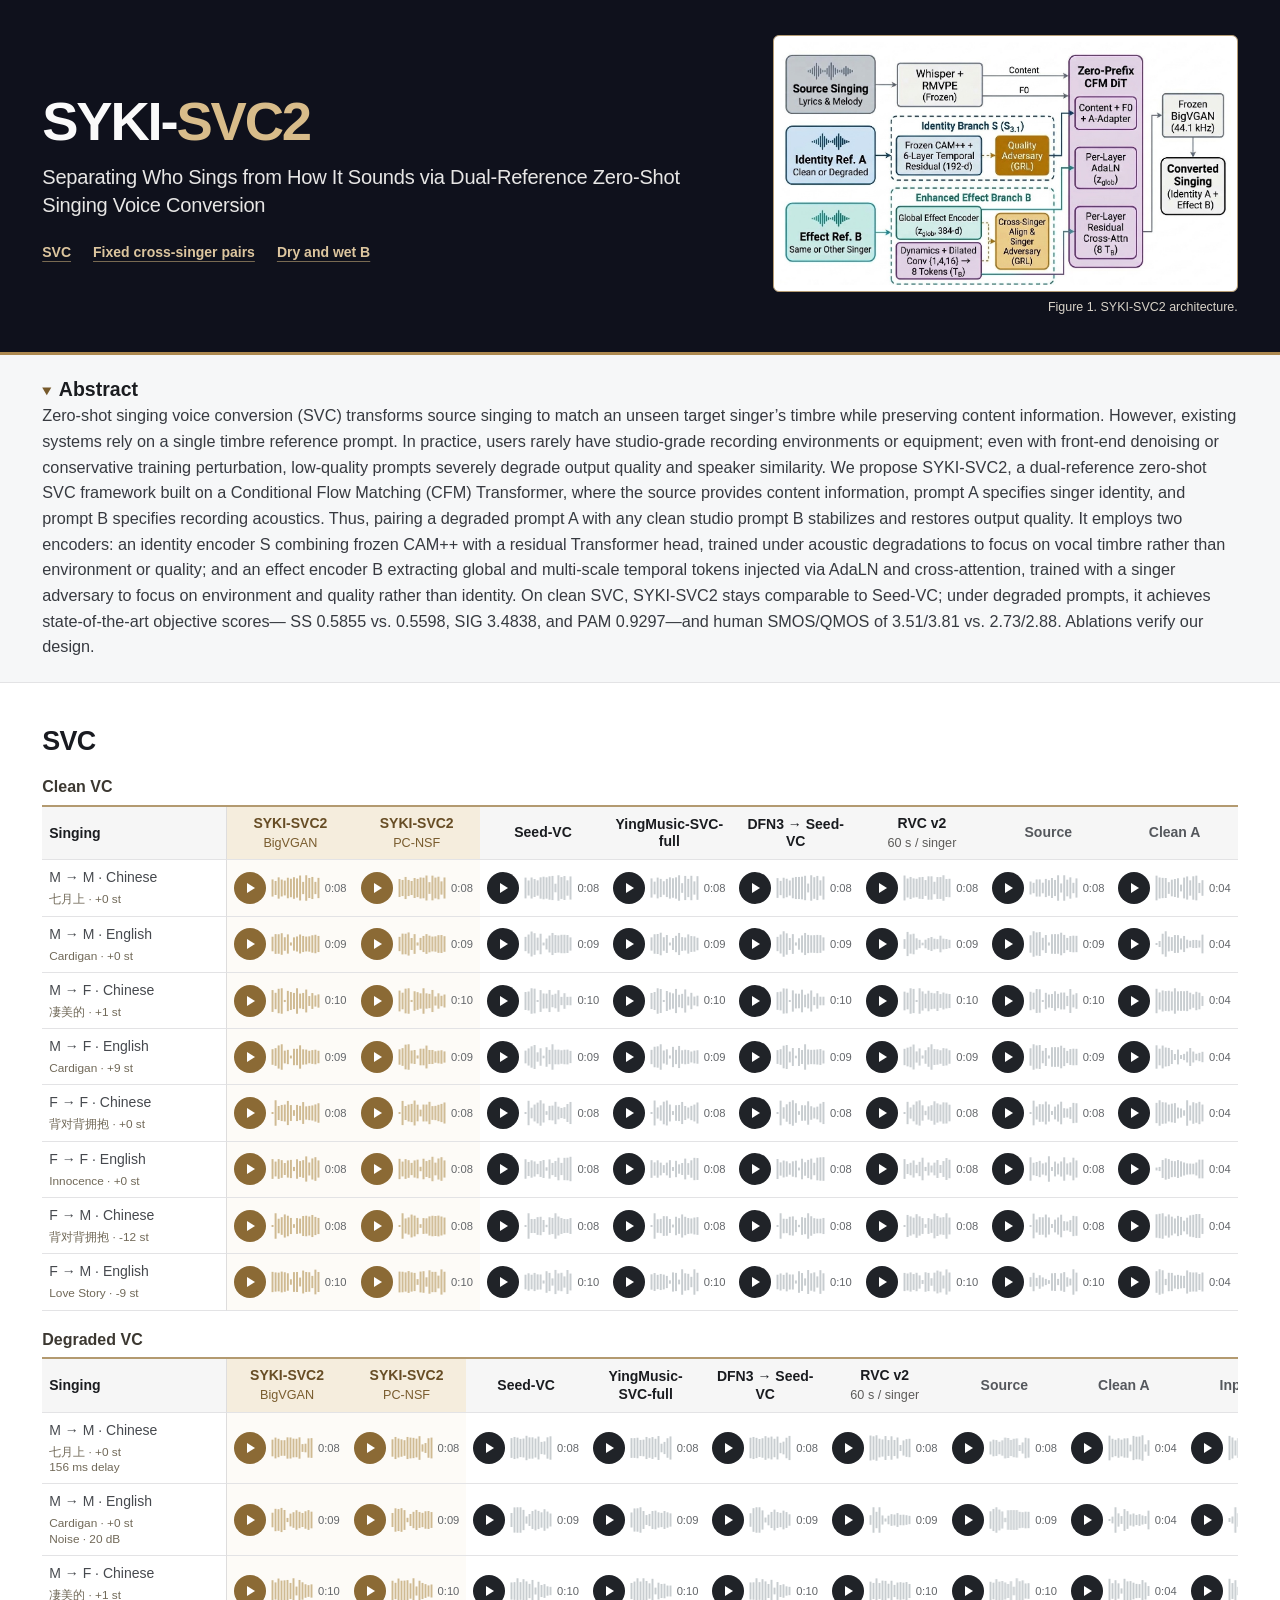
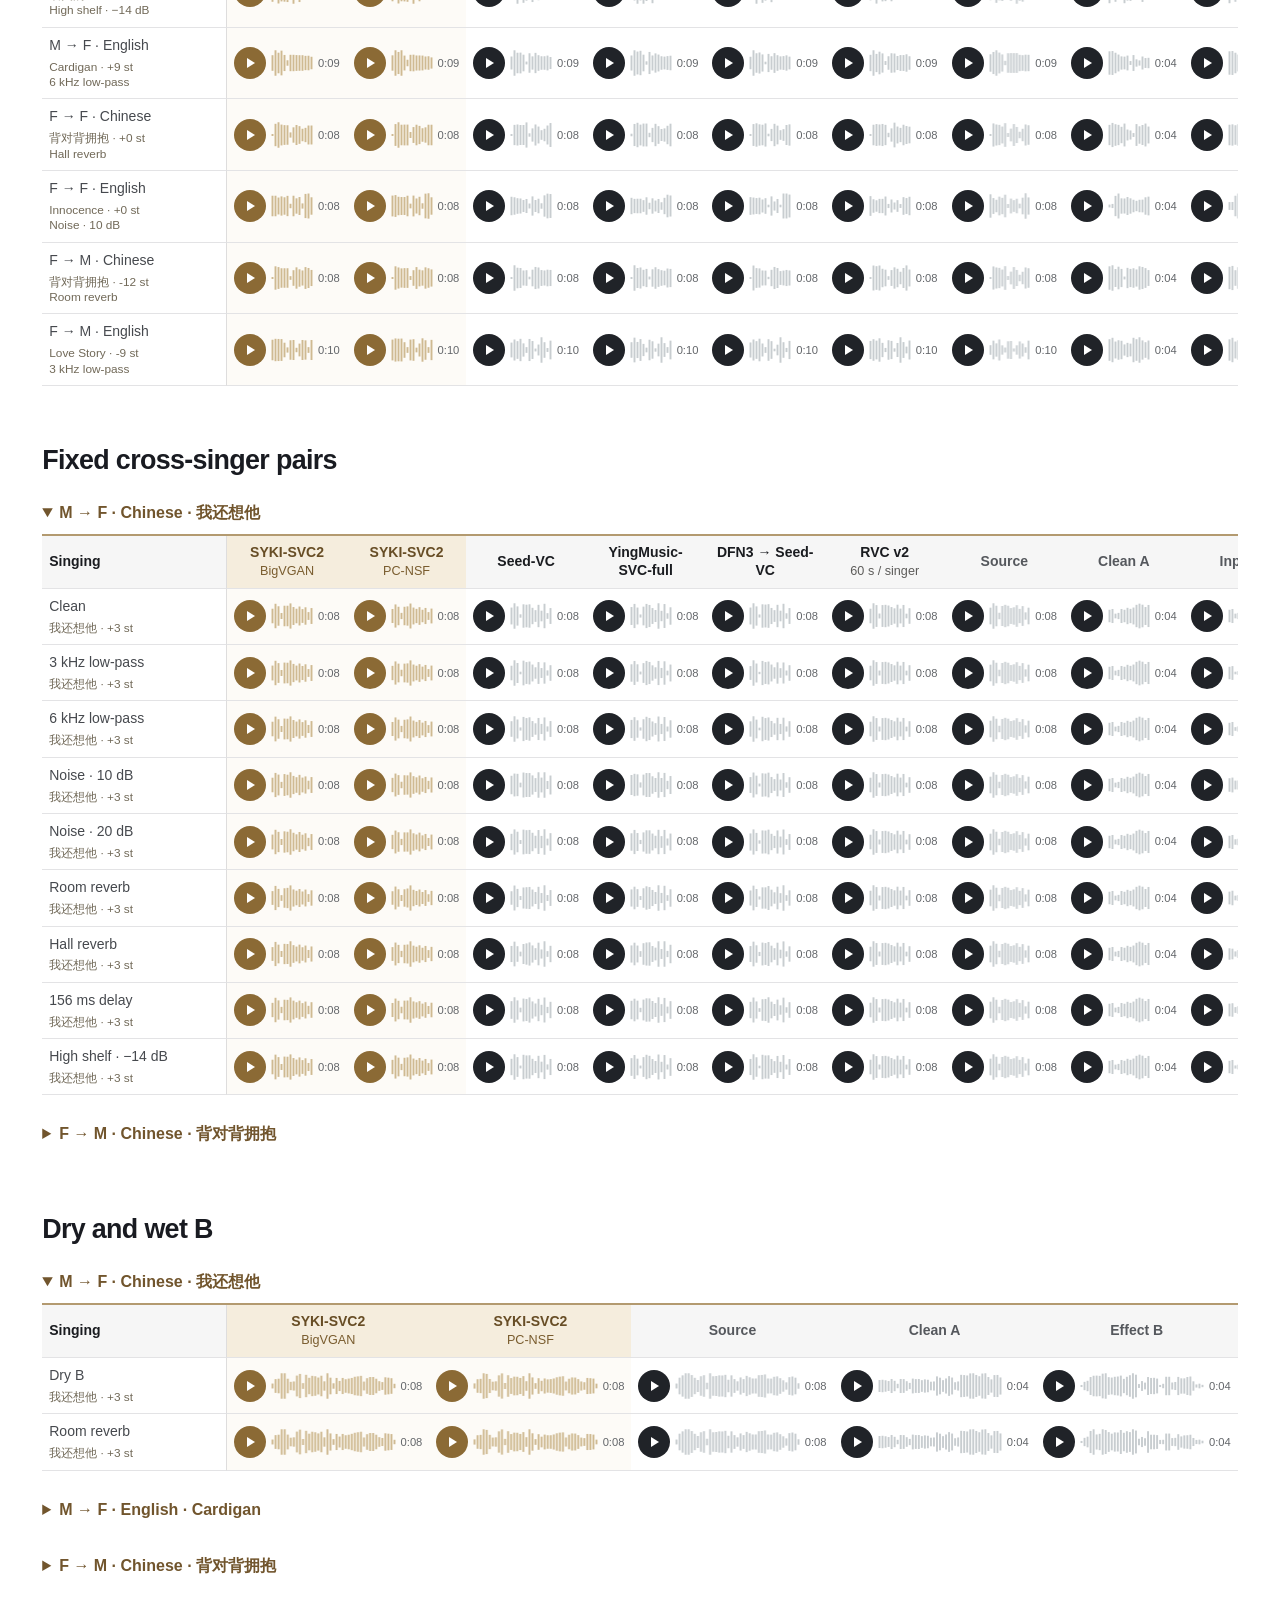
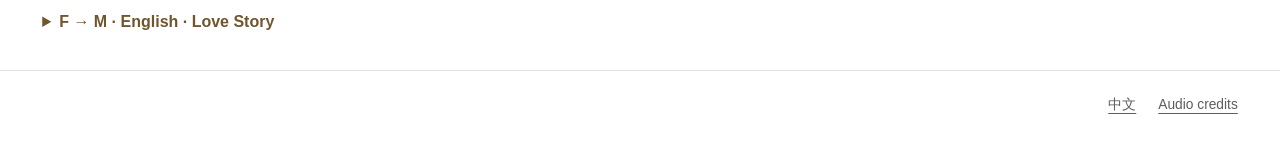
<file: syki-svc2/index.html>
<!doctype html>
<html lang="en">
<head>
  <meta charset="utf-8">
  <meta name="viewport" content="width=device-width, initial-scale=1">
  <meta name="theme-color" content="#0f111c">
  <link rel="icon" href="data:,">
  <title>SYKI-SVC2: Separating Who Sings from How It Sounds via Dual-Reference Zero-Shot Singing Voice Conversion</title>
  <link rel="stylesheet" href="demo-assets/style.css">
</head>
<body>
  <header class="hero">
    <div class="hero-inner wrap">
      <div class="hero-copy">
        <h1><span class="wordmark">SYKI-<em>SVC2</em></span><span class="sr">: </span><span class="subtitle">Separating Who Sings from How It Sounds via Dual-Reference Zero-Shot Singing Voice Conversion</span></h1>
        <nav class="jumps" aria-label="Sections">
          <a href="#svc">SVC</a>
          <a href="#diagnostics"><span data-zh="固定中文跨歌手配对">Fixed cross-singer pairs</span></a>
          <a href="#effects"><span data-zh="干湿环境 B">Dry and wet B</span></a>
        </nav>
      </div>
      <figure class="overview">
        <a class="figure-link" href="demo-assets/syki-svc2-overview.webp" id="figure-link" aria-label="Enlarge the architecture diagram">
          <img id="overview-img" src="demo-assets/syki-svc2-overview.webp" width="1335" height="721" alt="System diagram. Source singing supplies content and pitch. The identity branch encodes reference A, and the effect branch extracts global and temporal features from reference B. A flow-matching transformer and BigVGAN generate the converted singing." data-zh-alt="系统总图。源唱提供内容与音高，身份分支从参考 A 提取歌手音色，效果分支从参考 B 提取全局和时序特征。条件流匹配 Transformer 与 BigVGAN 生成转换后的歌声。">
        </a>
        <figcaption><span data-zh="图 1　SYKI-SVC2 系统架构">Figure 1. SYKI-SVC2 architecture.</span></figcaption>
      </figure>
    </div>
  </header>
  <main>
    <section class="paper-summary" aria-labelledby="abstract-label" id="abstract">
      <div class="wrap">
        <details open id="paper-abstract">
          <summary><h2 id="abstract-label"><span data-zh="摘要">Abstract</span></h2></summary>
          <p><span data-zh="零样本歌声转换（SVC）在保留源唱内容的同时，将音色转换为一位未见歌手的音色。现有系统通常只使用一段音色参考录音。实际使用中，用户很少具备录音棚的环境或设备。即使加入前端降噪，或在训练时施加轻度扰动，低质量参考仍会明显拉低输出音质和歌手相似度。我们提出 SYKI-SVC2，一种基于条件流匹配（CFM）Transformer 的双参考零样本歌声转换框架。源唱提供内容，参考 A 指定歌手身份，参考 B 指定录音声学特征。将受扰动的参考 A 与任意干净的录音棚人声参考 B 配对，即可稳定并恢复输出音质。系统采用两个编码器。身份编码器 S 在冻结的 CAM++ 上加入残差 Transformer 头，通过受扰动录音训练，学习对录音环境和音质变化稳定的歌手音色表示。效果编码器 B 提取全局表示和多尺度时序 token，分别通过 AdaLN 和交叉注意力注入生成器，并通过歌手身份对抗训练聚焦录音环境与音质。在干净参考条件下，SYKI-SVC2 的表现与 Seed-VC 相当。在受扰动参考条件下，其客观指标达到当前最优，SS 为 0.5855（对照为 0.5598），SIG 为 3.4838，PAM 为 0.9297。主观评分 SMOS 和 QMOS 分别为 3.51 和 3.81，对照分别为 2.73 和 2.88。消融实验验证了这些设计的作用。">Zero-shot singing voice conversion (SVC) transforms source singing to match an unseen target singer’s timbre while preserving content information. However, existing systems rely on a single timbre reference prompt. In practice, users rarely have studio-grade recording environments or equipment; even with front-end denoising or conservative training perturbation, low-quality prompts severely degrade output quality and speaker similarity. We propose SYKI-SVC2, a dual-reference zero-shot SVC framework built on a Conditional Flow Matching (CFM) Transformer, where the source provides content information, prompt A specifies singer identity, and prompt B specifies recording acoustics. Thus, pairing a degraded prompt A with any clean studio prompt B stabilizes and restores output quality. It employs two encoders: an identity encoder S combining frozen CAM++ with a residual Transformer head, trained under acoustic degradations to focus on vocal timbre rather than environment or quality; and an effect encoder B extracting global and multi-scale temporal tokens injected via AdaLN and cross-attention, trained with a singer adversary to focus on environment and quality rather than identity. On clean SVC, SYKI-SVC2 stays comparable to Seed-VC; under degraded prompts, it achieves state-of-the-art objective scores— SS 0.5855 vs. 0.5598, SIG 3.4838, and PAM 0.9297—and human SMOS/QMOS of 3.51/3.81 vs. 2.73/2.88. Ablations verify our design.</span></p>
        </details>
      </div>
    </section>
    <div class="wrap studies">
      <section id="svc" class="study"><h2>SVC</h2><div class="table-title"><h3><span data-zh="干净 VC">Clean VC</span></h3></div><div class="scroll-table" tabindex="0"><table id="grid-clean" data-table="clean" style="min-width:1142px"><colgroup><col style="width:185px"><col><col><col><col><col><col><col><col></colgroup><thead><tr><th class="rowhead"><span data-zh="唱段">Singing</span></th><th scope="col" class="ours">SYKI-SVC2<small>BigVGAN</small></th><th scope="col" class="ours">SYKI-SVC2<small>PC-NSF</small></th><th scope="col">Seed-VC</th><th scope="col">YingMusic-SVC-full</th><th scope="col">DFN3 → Seed-VC</th><th scope="col">RVC v2<small><span data-zh="每位歌手 60 秒">60 s / singer</span></small></th><th scope="col" class="ref"><span data-zh="源唱">Source</span></th><th scope="col" class="ref"><span data-zh="干净 A">Clean A</span></th></tr></thead><tbody><tr><th class="rowhead" scope="row"><span data-zh="男 → 男">M → M</span> · <span data-zh="中文">Chinese</span><small class="origin">七月上 · <span data-zh="+0 半音">+0 st</span></small></th><td class="ours"><div class="track"><audio controls preload="none" playsinline data-clip="0fdb16ac7963c69aee3972eac49a4d84171c7f629b08c175c6c25616ab6c402c" src="demo-assets/audio/0fdb16ac7963c69aee3972eac49a4d84.flac" aria-label="M → M, 七月上, clean, SYKI-SVC2 · BigVGAN" data-en-label="M → M, 七月上, clean, SYKI-SVC2 · BigVGAN" data-zh-label="M → M, 七月上, clean, SYKI-SVC2 · BigVGAN"></audio></div></td><td class="ours"><div class="track"><audio controls preload="none" playsinline data-clip="ed22a7f6edaf36d22e256c1fdb4fcd33fd1c68598a3b8bf1a996dc1d162c142b" src="demo-assets/audio/ed22a7f6edaf36d22e256c1fdb4fcd33.flac" aria-label="M → M, 七月上, clean, SYKI-SVC2 · PC-NSF" data-en-label="M → M, 七月上, clean, SYKI-SVC2 · PC-NSF" data-zh-label="M → M, 七月上, clean, SYKI-SVC2 · PC-NSF"></audio></div></td><td class="system"><div class="track"><audio controls preload="none" playsinline data-clip="863a3c85d934d070dd060aee31ad73895fde044a661d45a3561043ad33facbba" src="demo-assets/audio/863a3c85d934d070dd060aee31ad7389.flac" aria-label="M → M, 七月上, clean, Seed-VC" data-en-label="M → M, 七月上, clean, Seed-VC" data-zh-label="M → M, 七月上, clean, Seed-VC"></audio></div></td><td class="system"><div class="track"><audio controls preload="none" playsinline data-clip="63242815b44db31e7f570678a15fcae6e83f0e7d94ebd0b4054027378a2ef9d5" src="demo-assets/audio/63242815b44db31e7f570678a15fcae6.flac" aria-label="M → M, 七月上, clean, YingMusic-SVC-full" data-en-label="M → M, 七月上, clean, YingMusic-SVC-full" data-zh-label="M → M, 七月上, clean, YingMusic-SVC-full"></audio></div></td><td class="system"><div class="track"><audio controls preload="none" playsinline data-clip="872cb970d64d65c2599d97c795c5d6b21781273597dc1336a210911d3c3222ce" src="demo-assets/audio/872cb970d64d65c2599d97c795c5d6b2.flac" aria-label="M → M, 七月上, clean, DFN3 → Seed-VC" data-en-label="M → M, 七月上, clean, DFN3 → Seed-VC" data-zh-label="M → M, 七月上, clean, DFN3 → Seed-VC"></audio></div></td><td class="system"><div class="track"><audio controls preload="none" playsinline data-clip="ec32a22e7648ac00dbb4fcddbfee0486d659bc7e8276b5038308fd8954619fd1" src="demo-assets/audio/ec32a22e7648ac00dbb4fcddbfee0486.flac" aria-label="M → M, 七月上, clean, RVC v2 · 60 s" data-en-label="M → M, 七月上, clean, RVC v2 · 60 s" data-zh-label="M → M, 七月上, clean, RVC v2 · 60 s"></audio></div></td><td class="ref"><div class="track"><audio controls preload="none" playsinline data-clip="631114741b60543f26c59cd7f8e19836d6ef270c3a0dbcadaa89854129da7298" src="demo-assets/audio/631114741b60543f26c59cd7f8e19836.flac" aria-label="七月上, Source, clean" data-en-label="七月上, Source, clean" data-zh-label="七月上, Source, clean"></audio></div></td><td class="ref"><div class="track"><audio controls preload="none" playsinline data-clip="5aa78b976b8a41555ff24c15e0c565371e6b80a593d77dec2e270d79840c70a7" src="demo-assets/audio/5aa78b976b8a41555ff24c15e0c56537.flac" aria-label="七月上, Clean A, clean" data-en-label="七月上, Clean A, clean" data-zh-label="七月上, Clean A, clean"></audio></div></td></tr><tr><th class="rowhead" scope="row"><span data-zh="男 → 男">M → M</span> · <span data-zh="英文">English</span><small class="origin">Cardigan · <span data-zh="+0 半音">+0 st</span></small></th><td class="ours"><div class="track"><audio controls preload="none" playsinline data-clip="38fb25681bf3a322ed539a02b7513f3987f25780aa3ada2f26da40588628171f" src="demo-assets/audio/38fb25681bf3a322ed539a02b7513f39.flac" aria-label="M → M, Cardigan, clean, SYKI-SVC2 · BigVGAN" data-en-label="M → M, Cardigan, clean, SYKI-SVC2 · BigVGAN" data-zh-label="M → M, Cardigan, clean, SYKI-SVC2 · BigVGAN"></audio></div></td><td class="ours"><div class="track"><audio controls preload="none" playsinline data-clip="00e6ea835bce59e3a3170b31a6ac948c9df09b4ef1827f685f448c3abf9dae31" src="demo-assets/audio/00e6ea835bce59e3a3170b31a6ac948c.flac" aria-label="M → M, Cardigan, clean, SYKI-SVC2 · PC-NSF" data-en-label="M → M, Cardigan, clean, SYKI-SVC2 · PC-NSF" data-zh-label="M → M, Cardigan, clean, SYKI-SVC2 · PC-NSF"></audio></div></td><td class="system"><div class="track"><audio controls preload="none" playsinline data-clip="f540954538fb47f52bec8ee5e425e8755d87d73c5b17dfbb45d5cf72c4d5aec2" src="demo-assets/audio/f540954538fb47f52bec8ee5e425e875.flac" aria-label="M → M, Cardigan, clean, Seed-VC" data-en-label="M → M, Cardigan, clean, Seed-VC" data-zh-label="M → M, Cardigan, clean, Seed-VC"></audio></div></td><td class="system"><div class="track"><audio controls preload="none" playsinline data-clip="30feab0a583a27c72b6523734b098456c71e2fe19834bc5e3904ab062ccc2d25" src="demo-assets/audio/30feab0a583a27c72b6523734b098456.flac" aria-label="M → M, Cardigan, clean, YingMusic-SVC-full" data-en-label="M → M, Cardigan, clean, YingMusic-SVC-full" data-zh-label="M → M, Cardigan, clean, YingMusic-SVC-full"></audio></div></td><td class="system"><div class="track"><audio controls preload="none" playsinline data-clip="1cb44aa93a3844caa845142d9b08504539cdd2c9f31370aed198ed717e36ad3d" src="demo-assets/audio/1cb44aa93a3844caa845142d9b085045.flac" aria-label="M → M, Cardigan, clean, DFN3 → Seed-VC" data-en-label="M → M, Cardigan, clean, DFN3 → Seed-VC" data-zh-label="M → M, Cardigan, clean, DFN3 → Seed-VC"></audio></div></td><td class="system"><div class="track"><audio controls preload="none" playsinline data-clip="31bb4860e82784699c102e2d336b1b0e2a3cdc62da6f2c30a0aa1b3166edf9d6" src="demo-assets/audio/31bb4860e82784699c102e2d336b1b0e.flac" aria-label="M → M, Cardigan, clean, RVC v2 · 60 s" data-en-label="M → M, Cardigan, clean, RVC v2 · 60 s" data-zh-label="M → M, Cardigan, clean, RVC v2 · 60 s"></audio></div></td><td class="ref"><div class="track"><audio controls preload="none" playsinline data-clip="8604a47dbe26df9654206fa958be1143ef8ccb69973538442d9c31494c13c35c" src="demo-assets/audio/8604a47dbe26df9654206fa958be1143.flac" aria-label="Cardigan, Source, clean" data-en-label="Cardigan, Source, clean" data-zh-label="Cardigan, Source, clean"></audio></div></td><td class="ref"><div class="track"><audio controls preload="none" playsinline data-clip="afe6d4f24f648698216164ba99e88c604cb72f2e7232415f9c212a7cc4474918" src="demo-assets/audio/afe6d4f24f648698216164ba99e88c60.flac" aria-label="Cardigan, Clean A, clean" data-en-label="Cardigan, Clean A, clean" data-zh-label="Cardigan, Clean A, clean"></audio></div></td></tr><tr><th class="rowhead" scope="row"><span data-zh="男 → 女">M → F</span> · <span data-zh="中文">Chinese</span><small class="origin">凄美的 · <span data-zh="+1 半音">+1 st</span></small></th><td class="ours"><div class="track"><audio controls preload="none" playsinline data-clip="b81d400a6f2daeac6ebbf24b6eadc1f16388b0a8e9d0ee0c0aeaea59591b5d57" src="demo-assets/audio/b81d400a6f2daeac6ebbf24b6eadc1f1.flac" aria-label="M → F, 凄美的, clean, SYKI-SVC2 · BigVGAN" data-en-label="M → F, 凄美的, clean, SYKI-SVC2 · BigVGAN" data-zh-label="M → F, 凄美的, clean, SYKI-SVC2 · BigVGAN"></audio></div></td><td class="ours"><div class="track"><audio controls preload="none" playsinline data-clip="a855a8e4b945cd0217e9a925a81a459140cc95d09f9d5fa07623d11e0aaa4cb7" src="demo-assets/audio/a855a8e4b945cd0217e9a925a81a4591.flac" aria-label="M → F, 凄美的, clean, SYKI-SVC2 · PC-NSF" data-en-label="M → F, 凄美的, clean, SYKI-SVC2 · PC-NSF" data-zh-label="M → F, 凄美的, clean, SYKI-SVC2 · PC-NSF"></audio></div></td><td class="system"><div class="track"><audio controls preload="none" playsinline data-clip="e6026d2cf766e4266bead112fe4394b8a268dcdae31c577450fa43a2ec3cd73b" src="demo-assets/audio/e6026d2cf766e4266bead112fe4394b8.flac" aria-label="M → F, 凄美的, clean, Seed-VC" data-en-label="M → F, 凄美的, clean, Seed-VC" data-zh-label="M → F, 凄美的, clean, Seed-VC"></audio></div></td><td class="system"><div class="track"><audio controls preload="none" playsinline data-clip="c72387225065faac4d8706e622733c97a383546e40a90971f807eb6333ad5756" src="demo-assets/audio/c72387225065faac4d8706e622733c97.flac" aria-label="M → F, 凄美的, clean, YingMusic-SVC-full" data-en-label="M → F, 凄美的, clean, YingMusic-SVC-full" data-zh-label="M → F, 凄美的, clean, YingMusic-SVC-full"></audio></div></td><td class="system"><div class="track"><audio controls preload="none" playsinline data-clip="26fdfb1009818d162c1d06169577fd26cb12fbed933cec4f95d44506f4f34984" src="demo-assets/audio/26fdfb1009818d162c1d06169577fd26.flac" aria-label="M → F, 凄美的, clean, DFN3 → Seed-VC" data-en-label="M → F, 凄美的, clean, DFN3 → Seed-VC" data-zh-label="M → F, 凄美的, clean, DFN3 → Seed-VC"></audio></div></td><td class="system"><div class="track"><audio controls preload="none" playsinline data-clip="dda006307e24d470039e582c3e0f877ab0303ddf983475ca0f30e2f6e10d478f" src="demo-assets/audio/dda006307e24d470039e582c3e0f877a.flac" aria-label="M → F, 凄美的, clean, RVC v2 · 60 s" data-en-label="M → F, 凄美的, clean, RVC v2 · 60 s" data-zh-label="M → F, 凄美的, clean, RVC v2 · 60 s"></audio></div></td><td class="ref"><div class="track"><audio controls preload="none" playsinline data-clip="87312d83cfcc6d39b9b48c28865a1b566e1dd5c40ed098a19280dcdad43ce00c" src="demo-assets/audio/87312d83cfcc6d39b9b48c28865a1b56.flac" aria-label="凄美的, Source, clean" data-en-label="凄美的, Source, clean" data-zh-label="凄美的, Source, clean"></audio></div></td><td class="ref"><div class="track"><audio controls preload="none" playsinline data-clip="99a0c21cb4ce46239651e3bcadea92e2286a56dbfa0c7533f6a3a6f7b188739b" src="demo-assets/audio/99a0c21cb4ce46239651e3bcadea92e2.flac" aria-label="凄美的, Clean A, clean" data-en-label="凄美的, Clean A, clean" data-zh-label="凄美的, Clean A, clean"></audio></div></td></tr><tr><th class="rowhead" scope="row"><span data-zh="男 → 女">M → F</span> · <span data-zh="英文">English</span><small class="origin">Cardigan · <span data-zh="+9 半音">+9 st</span></small></th><td class="ours"><div class="track"><audio controls preload="none" playsinline data-clip="8ecf3e88f7f9f3c3866fe07078f4a5090304276ad24836ad567ac832fc56bc42" src="demo-assets/audio/8ecf3e88f7f9f3c3866fe07078f4a509.flac" aria-label="M → F, Cardigan, clean, SYKI-SVC2 · BigVGAN" data-en-label="M → F, Cardigan, clean, SYKI-SVC2 · BigVGAN" data-zh-label="M → F, Cardigan, clean, SYKI-SVC2 · BigVGAN"></audio></div></td><td class="ours"><div class="track"><audio controls preload="none" playsinline data-clip="fa0459d3c5c6865c1c858051a4eb510b1cdb6217b38469dace74baf8f6acd4fe" src="demo-assets/audio/fa0459d3c5c6865c1c858051a4eb510b.flac" aria-label="M → F, Cardigan, clean, SYKI-SVC2 · PC-NSF" data-en-label="M → F, Cardigan, clean, SYKI-SVC2 · PC-NSF" data-zh-label="M → F, Cardigan, clean, SYKI-SVC2 · PC-NSF"></audio></div></td><td class="system"><div class="track"><audio controls preload="none" playsinline data-clip="8a5085119140bb14d3c374a4362e0118e3160d56138b12e824f3606a4304cf95" src="demo-assets/audio/8a5085119140bb14d3c374a4362e0118.flac" aria-label="M → F, Cardigan, clean, Seed-VC" data-en-label="M → F, Cardigan, clean, Seed-VC" data-zh-label="M → F, Cardigan, clean, Seed-VC"></audio></div></td><td class="system"><div class="track"><audio controls preload="none" playsinline data-clip="fd52a34a19abeb7b211da881cf7b4280a9c209518f6cf912c36ee29db19f85d2" src="demo-assets/audio/fd52a34a19abeb7b211da881cf7b4280.flac" aria-label="M → F, Cardigan, clean, YingMusic-SVC-full" data-en-label="M → F, Cardigan, clean, YingMusic-SVC-full" data-zh-label="M → F, Cardigan, clean, YingMusic-SVC-full"></audio></div></td><td class="system"><div class="track"><audio controls preload="none" playsinline data-clip="b37b8857cf9b6183e43010579066e279e72c5f4acff63bea120beb1e6d188239" src="demo-assets/audio/b37b8857cf9b6183e43010579066e279.flac" aria-label="M → F, Cardigan, clean, DFN3 → Seed-VC" data-en-label="M → F, Cardigan, clean, DFN3 → Seed-VC" data-zh-label="M → F, Cardigan, clean, DFN3 → Seed-VC"></audio></div></td><td class="system"><div class="track"><audio controls preload="none" playsinline data-clip="a4ccf45cd0af0c5b19b90e951d3df850d7820274517d5353697ee6acb2c045c2" src="demo-assets/audio/a4ccf45cd0af0c5b19b90e951d3df850.flac" aria-label="M → F, Cardigan, clean, RVC v2 · 60 s" data-en-label="M → F, Cardigan, clean, RVC v2 · 60 s" data-zh-label="M → F, Cardigan, clean, RVC v2 · 60 s"></audio></div></td><td class="ref"><div class="track"><audio controls preload="none" playsinline data-clip="8604a47dbe26df9654206fa958be1143ef8ccb69973538442d9c31494c13c35c" src="demo-assets/audio/8604a47dbe26df9654206fa958be1143.flac" aria-label="Cardigan, Source, clean" data-en-label="Cardigan, Source, clean" data-zh-label="Cardigan, Source, clean"></audio></div></td><td class="ref"><div class="track"><audio controls preload="none" playsinline data-clip="69a078c1b0ba2509725d86c5108a7291f2f13d6b5ccc77f7adbbaa37cd2dd6d3" src="demo-assets/audio/69a078c1b0ba2509725d86c5108a7291.flac" aria-label="Cardigan, Clean A, clean" data-en-label="Cardigan, Clean A, clean" data-zh-label="Cardigan, Clean A, clean"></audio></div></td></tr><tr><th class="rowhead" scope="row"><span data-zh="女 → 女">F → F</span> · <span data-zh="中文">Chinese</span><small class="origin">背对背拥抱 · <span data-zh="+0 半音">+0 st</span></small></th><td class="ours"><div class="track"><audio controls preload="none" playsinline data-clip="629010dc24908fa832c0e183e85ba450e3cbcb1033c050fc53d57775831b3eb0" src="demo-assets/audio/629010dc24908fa832c0e183e85ba450.flac" aria-label="F → F, 背对背拥抱, clean, SYKI-SVC2 · BigVGAN" data-en-label="F → F, 背对背拥抱, clean, SYKI-SVC2 · BigVGAN" data-zh-label="F → F, 背对背拥抱, clean, SYKI-SVC2 · BigVGAN"></audio></div></td><td class="ours"><div class="track"><audio controls preload="none" playsinline data-clip="d0bfa59c762bbd2b697910f649786390765bc6a63a5e6b9aff5d721b034ed374" src="demo-assets/audio/d0bfa59c762bbd2b697910f649786390.flac" aria-label="F → F, 背对背拥抱, clean, SYKI-SVC2 · PC-NSF" data-en-label="F → F, 背对背拥抱, clean, SYKI-SVC2 · PC-NSF" data-zh-label="F → F, 背对背拥抱, clean, SYKI-SVC2 · PC-NSF"></audio></div></td><td class="system"><div class="track"><audio controls preload="none" playsinline data-clip="276c56e6e481093c6ab34eb0d546226064537a9f91c0d08e46e05bc4335f5509" src="demo-assets/audio/276c56e6e481093c6ab34eb0d5462260.flac" aria-label="F → F, 背对背拥抱, clean, Seed-VC" data-en-label="F → F, 背对背拥抱, clean, Seed-VC" data-zh-label="F → F, 背对背拥抱, clean, Seed-VC"></audio></div></td><td class="system"><div class="track"><audio controls preload="none" playsinline data-clip="ec320f239944a8f51f7dd63b31e100ec9d3fc443f9e3fdff1cd64528539f2174" src="demo-assets/audio/ec320f239944a8f51f7dd63b31e100ec.flac" aria-label="F → F, 背对背拥抱, clean, YingMusic-SVC-full" data-en-label="F → F, 背对背拥抱, clean, YingMusic-SVC-full" data-zh-label="F → F, 背对背拥抱, clean, YingMusic-SVC-full"></audio></div></td><td class="system"><div class="track"><audio controls preload="none" playsinline data-clip="240d31a28edc705dcecaef4d8e812cb05a797484cf43cb89fb1c1016f26f84a4" src="demo-assets/audio/240d31a28edc705dcecaef4d8e812cb0.flac" aria-label="F → F, 背对背拥抱, clean, DFN3 → Seed-VC" data-en-label="F → F, 背对背拥抱, clean, DFN3 → Seed-VC" data-zh-label="F → F, 背对背拥抱, clean, DFN3 → Seed-VC"></audio></div></td><td class="system"><div class="track"><audio controls preload="none" playsinline data-clip="c40b69e86830a8e58f3829c054a53acd553130dbd5063af433ca2709b6ad91a0" src="demo-assets/audio/c40b69e86830a8e58f3829c054a53acd.flac" aria-label="F → F, 背对背拥抱, clean, RVC v2 · 60 s" data-en-label="F → F, 背对背拥抱, clean, RVC v2 · 60 s" data-zh-label="F → F, 背对背拥抱, clean, RVC v2 · 60 s"></audio></div></td><td class="ref"><div class="track"><audio controls preload="none" playsinline data-clip="f9af7dd3cad8643a928f3e9041de5331552b663cefeba757fc2de5fe1cb50fb7" src="demo-assets/audio/f9af7dd3cad8643a928f3e9041de5331.flac" aria-label="背对背拥抱, Source, clean" data-en-label="背对背拥抱, Source, clean" data-zh-label="背对背拥抱, Source, clean"></audio></div></td><td class="ref"><div class="track"><audio controls preload="none" playsinline data-clip="6b0384ca838e488e8e0de8e627e94c33e132896e925ba4cc3c82340f0bb705e7" src="demo-assets/audio/6b0384ca838e488e8e0de8e627e94c33.flac" aria-label="背对背拥抱, Clean A, clean" data-en-label="背对背拥抱, Clean A, clean" data-zh-label="背对背拥抱, Clean A, clean"></audio></div></td></tr><tr><th class="rowhead" scope="row"><span data-zh="女 → 女">F → F</span> · <span data-zh="英文">English</span><small class="origin">Innocence · <span data-zh="+0 半音">+0 st</span></small></th><td class="ours"><div class="track"><audio controls preload="none" playsinline data-clip="deb9b0824879326e0fd850a0b7c03693fba1c2aaacc1b40274f196a85a3a5b59" src="demo-assets/audio/deb9b0824879326e0fd850a0b7c03693.flac" aria-label="F → F, Innocence, clean, SYKI-SVC2 · BigVGAN" data-en-label="F → F, Innocence, clean, SYKI-SVC2 · BigVGAN" data-zh-label="F → F, Innocence, clean, SYKI-SVC2 · BigVGAN"></audio></div></td><td class="ours"><div class="track"><audio controls preload="none" playsinline data-clip="30f6eea05f0eba8ba1ab56cdbbe9101cd1ab11ed59d8f13f9c973b86155b9766" src="demo-assets/audio/30f6eea05f0eba8ba1ab56cdbbe9101c.flac" aria-label="F → F, Innocence, clean, SYKI-SVC2 · PC-NSF" data-en-label="F → F, Innocence, clean, SYKI-SVC2 · PC-NSF" data-zh-label="F → F, Innocence, clean, SYKI-SVC2 · PC-NSF"></audio></div></td><td class="system"><div class="track"><audio controls preload="none" playsinline data-clip="944754648084d78971854a21a4e948caccefacf997dee63820702d667d86e6b5" src="demo-assets/audio/944754648084d78971854a21a4e948ca.flac" aria-label="F → F, Innocence, clean, Seed-VC" data-en-label="F → F, Innocence, clean, Seed-VC" data-zh-label="F → F, Innocence, clean, Seed-VC"></audio></div></td><td class="system"><div class="track"><audio controls preload="none" playsinline data-clip="ac7c83761cb67d648d6b418bcd22ea73371ce69f59f0888ce8aed162103ec45d" src="demo-assets/audio/ac7c83761cb67d648d6b418bcd22ea73.flac" aria-label="F → F, Innocence, clean, YingMusic-SVC-full" data-en-label="F → F, Innocence, clean, YingMusic-SVC-full" data-zh-label="F → F, Innocence, clean, YingMusic-SVC-full"></audio></div></td><td class="system"><div class="track"><audio controls preload="none" playsinline data-clip="de128b4ed0b16d5c38e10e60fbf48aa959e1394d18eae0d7683eac7b99d137e8" src="demo-assets/audio/de128b4ed0b16d5c38e10e60fbf48aa9.flac" aria-label="F → F, Innocence, clean, DFN3 → Seed-VC" data-en-label="F → F, Innocence, clean, DFN3 → Seed-VC" data-zh-label="F → F, Innocence, clean, DFN3 → Seed-VC"></audio></div></td><td class="system"><div class="track"><audio controls preload="none" playsinline data-clip="27bbf75e4068eaee4b97da836803ddd204e5e3c3d5a58a8086dcdadfde016866" src="demo-assets/audio/27bbf75e4068eaee4b97da836803ddd2.flac" aria-label="F → F, Innocence, clean, RVC v2 · 60 s" data-en-label="F → F, Innocence, clean, RVC v2 · 60 s" data-zh-label="F → F, Innocence, clean, RVC v2 · 60 s"></audio></div></td><td class="ref"><div class="track"><audio controls preload="none" playsinline data-clip="ac4c63d122f679062ed6f45fb39b7aabce9d9fafe66f086da93e6682ce08aa96" src="demo-assets/audio/ac4c63d122f679062ed6f45fb39b7aab.flac" aria-label="Innocence, Source, clean" data-en-label="Innocence, Source, clean" data-zh-label="Innocence, Source, clean"></audio></div></td><td class="ref"><div class="track"><audio controls preload="none" playsinline data-clip="534d9760936c861f23b4673c87855c57f8e5e755872cb6f3dfdfb52663944317" src="demo-assets/audio/534d9760936c861f23b4673c87855c57.flac" aria-label="Innocence, Clean A, clean" data-en-label="Innocence, Clean A, clean" data-zh-label="Innocence, Clean A, clean"></audio></div></td></tr><tr><th class="rowhead" scope="row"><span data-zh="女 → 男">F → M</span> · <span data-zh="中文">Chinese</span><small class="origin">背对背拥抱 · <span data-zh="-12 半音">-12 st</span></small></th><td class="ours"><div class="track"><audio controls preload="none" playsinline data-clip="cd20eeff8c5ebf45287478e2e56d093353f252d774d996f1586d822bd23ae48f" src="demo-assets/audio/cd20eeff8c5ebf45287478e2e56d0933.flac" aria-label="F → M, 背对背拥抱, clean, SYKI-SVC2 · BigVGAN" data-en-label="F → M, 背对背拥抱, clean, SYKI-SVC2 · BigVGAN" data-zh-label="F → M, 背对背拥抱, clean, SYKI-SVC2 · BigVGAN"></audio></div></td><td class="ours"><div class="track"><audio controls preload="none" playsinline data-clip="efa5f9725902dbefff250276a439edf411ff476c2724f2421e96679cdd1ab37f" src="demo-assets/audio/efa5f9725902dbefff250276a439edf4.flac" aria-label="F → M, 背对背拥抱, clean, SYKI-SVC2 · PC-NSF" data-en-label="F → M, 背对背拥抱, clean, SYKI-SVC2 · PC-NSF" data-zh-label="F → M, 背对背拥抱, clean, SYKI-SVC2 · PC-NSF"></audio></div></td><td class="system"><div class="track"><audio controls preload="none" playsinline data-clip="20fea4e570f0b4d522021451cbd96ca0ba239ed7d34c191ddc7d03a2b40d142b" src="demo-assets/audio/20fea4e570f0b4d522021451cbd96ca0.flac" aria-label="F → M, 背对背拥抱, clean, Seed-VC" data-en-label="F → M, 背对背拥抱, clean, Seed-VC" data-zh-label="F → M, 背对背拥抱, clean, Seed-VC"></audio></div></td><td class="system"><div class="track"><audio controls preload="none" playsinline data-clip="7ec3b004bdf463e0873e992afba82671c97cace3ff8edaa03ac91dae8b72a952" src="demo-assets/audio/7ec3b004bdf463e0873e992afba82671.flac" aria-label="F → M, 背对背拥抱, clean, YingMusic-SVC-full" data-en-label="F → M, 背对背拥抱, clean, YingMusic-SVC-full" data-zh-label="F → M, 背对背拥抱, clean, YingMusic-SVC-full"></audio></div></td><td class="system"><div class="track"><audio controls preload="none" playsinline data-clip="9cd336ab2f54c37f941d47175d2a65a949983fe01fbbfb11b5265690fbe238ca" src="demo-assets/audio/9cd336ab2f54c37f941d47175d2a65a9.flac" aria-label="F → M, 背对背拥抱, clean, DFN3 → Seed-VC" data-en-label="F → M, 背对背拥抱, clean, DFN3 → Seed-VC" data-zh-label="F → M, 背对背拥抱, clean, DFN3 → Seed-VC"></audio></div></td><td class="system"><div class="track"><audio controls preload="none" playsinline data-clip="b2ac1d49cd0761e55c0f8f5481c5bcf796ef86def820f3d0a75966e32e1288d8" src="demo-assets/audio/b2ac1d49cd0761e55c0f8f5481c5bcf7.flac" aria-label="F → M, 背对背拥抱, clean, RVC v2 · 60 s" data-en-label="F → M, 背对背拥抱, clean, RVC v2 · 60 s" data-zh-label="F → M, 背对背拥抱, clean, RVC v2 · 60 s"></audio></div></td><td class="ref"><div class="track"><audio controls preload="none" playsinline data-clip="f9af7dd3cad8643a928f3e9041de5331552b663cefeba757fc2de5fe1cb50fb7" src="demo-assets/audio/f9af7dd3cad8643a928f3e9041de5331.flac" aria-label="背对背拥抱, Source, clean" data-en-label="背对背拥抱, Source, clean" data-zh-label="背对背拥抱, Source, clean"></audio></div></td><td class="ref"><div class="track"><audio controls preload="none" playsinline data-clip="582ec5ff7955efdf0779f99fd79fc721af49d2ad3924608a381ec3bb88c60c4f" src="demo-assets/audio/582ec5ff7955efdf0779f99fd79fc721.flac" aria-label="背对背拥抱, Clean A, clean" data-en-label="背对背拥抱, Clean A, clean" data-zh-label="背对背拥抱, Clean A, clean"></audio></div></td></tr><tr><th class="rowhead" scope="row"><span data-zh="女 → 男">F → M</span> · <span data-zh="英文">English</span><small class="origin">Love Story · <span data-zh="-9 半音">-9 st</span></small></th><td class="ours"><div class="track"><audio controls preload="none" playsinline data-clip="02db272e27720241ce93d9869339a0c47ff54f1ac2ce7ba8bb1da04c13319b83" src="demo-assets/audio/02db272e27720241ce93d9869339a0c4.flac" aria-label="F → M, Love Story, clean, SYKI-SVC2 · BigVGAN" data-en-label="F → M, Love Story, clean, SYKI-SVC2 · BigVGAN" data-zh-label="F → M, Love Story, clean, SYKI-SVC2 · BigVGAN"></audio></div></td><td class="ours"><div class="track"><audio controls preload="none" playsinline data-clip="bb04b20def08bc2ab07169a50d3743696efb3c61317e781e676b27e36b1a9681" src="demo-assets/audio/bb04b20def08bc2ab07169a50d374369.flac" aria-label="F → M, Love Story, clean, SYKI-SVC2 · PC-NSF" data-en-label="F → M, Love Story, clean, SYKI-SVC2 · PC-NSF" data-zh-label="F → M, Love Story, clean, SYKI-SVC2 · PC-NSF"></audio></div></td><td class="system"><div class="track"><audio controls preload="none" playsinline data-clip="d0d03a0ad971545727d558c48c328ffff003b8ded9706aaf03f91aeb4a4a86cd" src="demo-assets/audio/d0d03a0ad971545727d558c48c328fff.flac" aria-label="F → M, Love Story, clean, Seed-VC" data-en-label="F → M, Love Story, clean, Seed-VC" data-zh-label="F → M, Love Story, clean, Seed-VC"></audio></div></td><td class="system"><div class="track"><audio controls preload="none" playsinline data-clip="2f69330798a081ec16bcbea41bf866640b6360dd3826a2e010c83432e5e52f76" src="demo-assets/audio/2f69330798a081ec16bcbea41bf86664.flac" aria-label="F → M, Love Story, clean, YingMusic-SVC-full" data-en-label="F → M, Love Story, clean, YingMusic-SVC-full" data-zh-label="F → M, Love Story, clean, YingMusic-SVC-full"></audio></div></td><td class="system"><div class="track"><audio controls preload="none" playsinline data-clip="7690de27640e824a6547595e46d491b4b9a26dbbbadfa14458f5431352cb554a" src="demo-assets/audio/7690de27640e824a6547595e46d491b4.flac" aria-label="F → M, Love Story, clean, DFN3 → Seed-VC" data-en-label="F → M, Love Story, clean, DFN3 → Seed-VC" data-zh-label="F → M, Love Story, clean, DFN3 → Seed-VC"></audio></div></td><td class="system"><div class="track"><audio controls preload="none" playsinline data-clip="57850d77a7730ebe5e06b728183f3d2438562e4bcc477bc0ef0be8e30b29550e" src="demo-assets/audio/57850d77a7730ebe5e06b728183f3d24.flac" aria-label="F → M, Love Story, clean, RVC v2 · 60 s" data-en-label="F → M, Love Story, clean, RVC v2 · 60 s" data-zh-label="F → M, Love Story, clean, RVC v2 · 60 s"></audio></div></td><td class="ref"><div class="track"><audio controls preload="none" playsinline data-clip="be8103cd03715f64e5fe2c25300c9a2a4df4d3d441a9611b0bee8d7f50bab80d" src="demo-assets/audio/be8103cd03715f64e5fe2c25300c9a2a.flac" aria-label="Love Story, Source, clean" data-en-label="Love Story, Source, clean" data-zh-label="Love Story, Source, clean"></audio></div></td><td class="ref"><div class="track"><audio controls preload="none" playsinline data-clip="c05c0b237add4044297c4f4d07426f61c282573af59d24880af0f64033f9a4a4" src="demo-assets/audio/c05c0b237add4044297c4f4d07426f61.flac" aria-label="Love Story, Clean A, clean" data-en-label="Love Story, Clean A, clean" data-zh-label="Love Story, Clean A, clean"></audio></div></td></tr></tbody></table></div><div class="table-title"><h3><span data-zh="扰动 VC">Degraded VC</span></h3></div><div class="scroll-table" tabindex="0"><table id="grid-degraded" data-table="degraded" style="min-width:1261px"><colgroup><col style="width:185px"><col><col><col><col><col><col><col><col><col></colgroup><thead><tr><th class="rowhead"><span data-zh="唱段">Singing</span></th><th scope="col" class="ours">SYKI-SVC2<small>BigVGAN</small></th><th scope="col" class="ours">SYKI-SVC2<small>PC-NSF</small></th><th scope="col">Seed-VC</th><th scope="col">YingMusic-SVC-full</th><th scope="col">DFN3 → Seed-VC</th><th scope="col">RVC v2<small><span data-zh="每位歌手 60 秒">60 s / singer</span></small></th><th scope="col" class="ref"><span data-zh="源唱">Source</span></th><th scope="col" class="ref"><span data-zh="干净 A">Clean A</span></th><th scope="col" class="ref"><span data-zh="输入 A">Input A</span></th></tr></thead><tbody><tr><th class="rowhead" scope="row"><span data-zh="男 → 男">M → M</span> · <span data-zh="中文">Chinese</span><small class="origin">七月上 · <span data-zh="+0 半音">+0 st</span><br><span data-zh="156 ms 延迟">156 ms delay</span></small></th><td class="ours"><div class="track"><audio controls preload="none" playsinline data-clip="ada3c2f431c13639b03759f94851eedada03baf60d167b33f524029818f0297e" src="demo-assets/audio/ada3c2f431c13639b03759f94851eeda.flac" aria-label="M → M, 七月上, delay, SYKI-SVC2 · BigVGAN" data-en-label="M → M, 七月上, delay, SYKI-SVC2 · BigVGAN" data-zh-label="M → M, 七月上, delay, SYKI-SVC2 · BigVGAN"></audio></div></td><td class="ours"><div class="track"><audio controls preload="none" playsinline data-clip="7b2b8ab6f04546a423570fa29b63924705cfd3c88ba706529c9e76cceb0ab216" src="demo-assets/audio/7b2b8ab6f04546a423570fa29b639247.flac" aria-label="M → M, 七月上, delay, SYKI-SVC2 · PC-NSF" data-en-label="M → M, 七月上, delay, SYKI-SVC2 · PC-NSF" data-zh-label="M → M, 七月上, delay, SYKI-SVC2 · PC-NSF"></audio></div></td><td class="system"><div class="track"><audio controls preload="none" playsinline data-clip="deede7a8cbdbfa1555dae1736496ced91825b2e2db69e2dc8ba0d3382599d3a4" src="demo-assets/audio/deede7a8cbdbfa1555dae1736496ced9.flac" aria-label="M → M, 七月上, delay, Seed-VC" data-en-label="M → M, 七月上, delay, Seed-VC" data-zh-label="M → M, 七月上, delay, Seed-VC"></audio></div></td><td class="system"><div class="track"><audio controls preload="none" playsinline data-clip="ef1d712c4be4f410244a7ca6b6bb62b7319dd06cb4f5e111188223cb7a395c13" src="demo-assets/audio/ef1d712c4be4f410244a7ca6b6bb62b7.flac" aria-label="M → M, 七月上, delay, YingMusic-SVC-full" data-en-label="M → M, 七月上, delay, YingMusic-SVC-full" data-zh-label="M → M, 七月上, delay, YingMusic-SVC-full"></audio></div></td><td class="system"><div class="track"><audio controls preload="none" playsinline data-clip="f08037965639db8c657ad3d49457e49367e5ff4c220f14672dffa623c6af4892" src="demo-assets/audio/f08037965639db8c657ad3d49457e493.flac" aria-label="M → M, 七月上, delay, DFN3 → Seed-VC" data-en-label="M → M, 七月上, delay, DFN3 → Seed-VC" data-zh-label="M → M, 七月上, delay, DFN3 → Seed-VC"></audio></div></td><td class="system"><div class="track"><audio controls preload="none" playsinline data-clip="ec32a22e7648ac00dbb4fcddbfee0486d659bc7e8276b5038308fd8954619fd1" src="demo-assets/audio/ec32a22e7648ac00dbb4fcddbfee0486.flac" aria-label="M → M, 七月上, delay, RVC v2 · 60 s" data-en-label="M → M, 七月上, delay, RVC v2 · 60 s" data-zh-label="M → M, 七月上, delay, RVC v2 · 60 s"></audio></div></td><td class="ref"><div class="track"><audio controls preload="none" playsinline data-clip="631114741b60543f26c59cd7f8e19836d6ef270c3a0dbcadaa89854129da7298" src="demo-assets/audio/631114741b60543f26c59cd7f8e19836.flac" aria-label="七月上, Source, delay" data-en-label="七月上, Source, delay" data-zh-label="七月上, Source, delay"></audio></div></td><td class="ref"><div class="track"><audio controls preload="none" playsinline data-clip="5aa78b976b8a41555ff24c15e0c565371e6b80a593d77dec2e270d79840c70a7" src="demo-assets/audio/5aa78b976b8a41555ff24c15e0c56537.flac" aria-label="七月上, Clean A, delay" data-en-label="七月上, Clean A, delay" data-zh-label="七月上, Clean A, delay"></audio></div></td><td class="ref"><div class="track"><audio controls preload="none" playsinline data-clip="4418acad395370629a5e497d10ccf8aa211b9c40d7edde151755568785f25800" src="demo-assets/audio/4418acad395370629a5e497d10ccf8aa.flac" aria-label="七月上, Input A, delay" data-en-label="七月上, Input A, delay" data-zh-label="七月上, Input A, delay"></audio></div></td></tr><tr><th class="rowhead" scope="row"><span data-zh="男 → 男">M → M</span> · <span data-zh="英文">English</span><small class="origin">Cardigan · <span data-zh="+0 半音">+0 st</span><br><span data-zh="噪声 · 20 dB">Noise · 20 dB</span></small></th><td class="ours"><div class="track"><audio controls preload="none" playsinline data-clip="adb05c15db71b3f826f7c46094c89eea177426f7278247df0dcaf3c7e04d2406" src="demo-assets/audio/adb05c15db71b3f826f7c46094c89eea.flac" aria-label="M → M, Cardigan, noise20, SYKI-SVC2 · BigVGAN" data-en-label="M → M, Cardigan, noise20, SYKI-SVC2 · BigVGAN" data-zh-label="M → M, Cardigan, noise20, SYKI-SVC2 · BigVGAN"></audio></div></td><td class="ours"><div class="track"><audio controls preload="none" playsinline data-clip="f8316e9ecd6a2d4e2455dce4eb31a5841600446e06721d2f0adf57af4922aa05" src="demo-assets/audio/f8316e9ecd6a2d4e2455dce4eb31a584.flac" aria-label="M → M, Cardigan, noise20, SYKI-SVC2 · PC-NSF" data-en-label="M → M, Cardigan, noise20, SYKI-SVC2 · PC-NSF" data-zh-label="M → M, Cardigan, noise20, SYKI-SVC2 · PC-NSF"></audio></div></td><td class="system"><div class="track"><audio controls preload="none" playsinline data-clip="0142be4ca256e51815353bccde7501831af8e30c89d3f88723c932c1072cd29e" src="demo-assets/audio/0142be4ca256e51815353bccde750183.flac" aria-label="M → M, Cardigan, noise20, Seed-VC" data-en-label="M → M, Cardigan, noise20, Seed-VC" data-zh-label="M → M, Cardigan, noise20, Seed-VC"></audio></div></td><td class="system"><div class="track"><audio controls preload="none" playsinline data-clip="5c8895cfd2ebd778c38e2ec0268576285da8d088747561ce258992b315301a3c" src="demo-assets/audio/5c8895cfd2ebd778c38e2ec026857628.flac" aria-label="M → M, Cardigan, noise20, YingMusic-SVC-full" data-en-label="M → M, Cardigan, noise20, YingMusic-SVC-full" data-zh-label="M → M, Cardigan, noise20, YingMusic-SVC-full"></audio></div></td><td class="system"><div class="track"><audio controls preload="none" playsinline data-clip="7a103771d36c38bdd7b0b4587d0f30b2f464c6181df19410ff57b1196db888f8" src="demo-assets/audio/7a103771d36c38bdd7b0b4587d0f30b2.flac" aria-label="M → M, Cardigan, noise20, DFN3 → Seed-VC" data-en-label="M → M, Cardigan, noise20, DFN3 → Seed-VC" data-zh-label="M → M, Cardigan, noise20, DFN3 → Seed-VC"></audio></div></td><td class="system"><div class="track"><audio controls preload="none" playsinline data-clip="31bb4860e82784699c102e2d336b1b0e2a3cdc62da6f2c30a0aa1b3166edf9d6" src="demo-assets/audio/31bb4860e82784699c102e2d336b1b0e.flac" aria-label="M → M, Cardigan, noise20, RVC v2 · 60 s" data-en-label="M → M, Cardigan, noise20, RVC v2 · 60 s" data-zh-label="M → M, Cardigan, noise20, RVC v2 · 60 s"></audio></div></td><td class="ref"><div class="track"><audio controls preload="none" playsinline data-clip="8604a47dbe26df9654206fa958be1143ef8ccb69973538442d9c31494c13c35c" src="demo-assets/audio/8604a47dbe26df9654206fa958be1143.flac" aria-label="Cardigan, Source, noise20" data-en-label="Cardigan, Source, noise20" data-zh-label="Cardigan, Source, noise20"></audio></div></td><td class="ref"><div class="track"><audio controls preload="none" playsinline data-clip="afe6d4f24f648698216164ba99e88c604cb72f2e7232415f9c212a7cc4474918" src="demo-assets/audio/afe6d4f24f648698216164ba99e88c60.flac" aria-label="Cardigan, Clean A, noise20" data-en-label="Cardigan, Clean A, noise20" data-zh-label="Cardigan, Clean A, noise20"></audio></div></td><td class="ref"><div class="track"><audio controls preload="none" playsinline data-clip="47f2cd923055156c45bd7b3aa6f0b2aa040854f2caee876a2762ea7d91c90d2c" src="demo-assets/audio/47f2cd923055156c45bd7b3aa6f0b2aa.flac" aria-label="Cardigan, Input A, noise20" data-en-label="Cardigan, Input A, noise20" data-zh-label="Cardigan, Input A, noise20"></audio></div></td></tr><tr><th class="rowhead" scope="row"><span data-zh="男 → 女">M → F</span> · <span data-zh="中文">Chinese</span><small class="origin">凄美的 · <span data-zh="+1 半音">+1 st</span><br><span data-zh="高频衰减 · −14 dB">High shelf · −14 dB</span></small></th><td class="ours"><div class="track"><audio controls preload="none" playsinline data-clip="b250b78d3537caa427e9ded66f6ee163931517ac1e468a6aed766c73048cf621" src="demo-assets/audio/b250b78d3537caa427e9ded66f6ee163.flac" aria-label="M → F, 凄美的, treble_cut, SYKI-SVC2 · BigVGAN" data-en-label="M → F, 凄美的, treble_cut, SYKI-SVC2 · BigVGAN" data-zh-label="M → F, 凄美的, treble_cut, SYKI-SVC2 · BigVGAN"></audio></div></td><td class="ours"><div class="track"><audio controls preload="none" playsinline data-clip="756a0b79361fcd3c8f96c8dda7e5808e3dbda6a054b4c7f62d8faf6dcda59b53" src="demo-assets/audio/756a0b79361fcd3c8f96c8dda7e5808e.flac" aria-label="M → F, 凄美的, treble_cut, SYKI-SVC2 · PC-NSF" data-en-label="M → F, 凄美的, treble_cut, SYKI-SVC2 · PC-NSF" data-zh-label="M → F, 凄美的, treble_cut, SYKI-SVC2 · PC-NSF"></audio></div></td><td class="system"><div class="track"><audio controls preload="none" playsinline data-clip="dd820abaa9cef5e0ee418f095330f08bcf3c441d3f5ea65fcf883154f48f2a03" src="demo-assets/audio/dd820abaa9cef5e0ee418f095330f08b.flac" aria-label="M → F, 凄美的, treble_cut, Seed-VC" data-en-label="M → F, 凄美的, treble_cut, Seed-VC" data-zh-label="M → F, 凄美的, treble_cut, Seed-VC"></audio></div></td><td class="system"><div class="track"><audio controls preload="none" playsinline data-clip="ca04d4a301d347ab89a51a484e3a6d6aab8a7193d7255f6c9d16578f477340ad" src="demo-assets/audio/ca04d4a301d347ab89a51a484e3a6d6a.flac" aria-label="M → F, 凄美的, treble_cut, YingMusic-SVC-full" data-en-label="M → F, 凄美的, treble_cut, YingMusic-SVC-full" data-zh-label="M → F, 凄美的, treble_cut, YingMusic-SVC-full"></audio></div></td><td class="system"><div class="track"><audio controls preload="none" playsinline data-clip="232704b90092a097c7ab4860e1a291c014c8fc5de2e47dcb676b67b7f148f6b9" src="demo-assets/audio/232704b90092a097c7ab4860e1a291c0.flac" aria-label="M → F, 凄美的, treble_cut, DFN3 → Seed-VC" data-en-label="M → F, 凄美的, treble_cut, DFN3 → Seed-VC" data-zh-label="M → F, 凄美的, treble_cut, DFN3 → Seed-VC"></audio></div></td><td class="system"><div class="track"><audio controls preload="none" playsinline data-clip="dda006307e24d470039e582c3e0f877ab0303ddf983475ca0f30e2f6e10d478f" src="demo-assets/audio/dda006307e24d470039e582c3e0f877a.flac" aria-label="M → F, 凄美的, treble_cut, RVC v2 · 60 s" data-en-label="M → F, 凄美的, treble_cut, RVC v2 · 60 s" data-zh-label="M → F, 凄美的, treble_cut, RVC v2 · 60 s"></audio></div></td><td class="ref"><div class="track"><audio controls preload="none" playsinline data-clip="87312d83cfcc6d39b9b48c28865a1b566e1dd5c40ed098a19280dcdad43ce00c" src="demo-assets/audio/87312d83cfcc6d39b9b48c28865a1b56.flac" aria-label="凄美的, Source, treble_cut" data-en-label="凄美的, Source, treble_cut" data-zh-label="凄美的, Source, treble_cut"></audio></div></td><td class="ref"><div class="track"><audio controls preload="none" playsinline data-clip="99a0c21cb4ce46239651e3bcadea92e2286a56dbfa0c7533f6a3a6f7b188739b" src="demo-assets/audio/99a0c21cb4ce46239651e3bcadea92e2.flac" aria-label="凄美的, Clean A, treble_cut" data-en-label="凄美的, Clean A, treble_cut" data-zh-label="凄美的, Clean A, treble_cut"></audio></div></td><td class="ref"><div class="track"><audio controls preload="none" playsinline data-clip="946694121800a0b6ea1a4041b7b05da21a5c56e5e1ded033bc6e65beac5c37bc" src="demo-assets/audio/946694121800a0b6ea1a4041b7b05da2.flac" aria-label="凄美的, Input A, treble_cut" data-en-label="凄美的, Input A, treble_cut" data-zh-label="凄美的, Input A, treble_cut"></audio></div></td></tr><tr><th class="rowhead" scope="row"><span data-zh="男 → 女">M → F</span> · <span data-zh="英文">English</span><small class="origin">Cardigan · <span data-zh="+9 半音">+9 st</span><br><span data-zh="6 kHz 低通">6 kHz low-pass</span></small></th><td class="ours"><div class="track"><audio controls preload="none" playsinline data-clip="1145ff8ab4fc30ba4a4b1264f57790cd02efdb0ad21cdd6455fc9eb01b1d93c5" src="demo-assets/audio/1145ff8ab4fc30ba4a4b1264f57790cd.flac" aria-label="M → F, Cardigan, lp6k, SYKI-SVC2 · BigVGAN" data-en-label="M → F, Cardigan, lp6k, SYKI-SVC2 · BigVGAN" data-zh-label="M → F, Cardigan, lp6k, SYKI-SVC2 · BigVGAN"></audio></div></td><td class="ours"><div class="track"><audio controls preload="none" playsinline data-clip="7a0839c449ceb7ec2767ca4a7bcc563e74e699cbf8d2764d78e0fdee151615b7" src="demo-assets/audio/7a0839c449ceb7ec2767ca4a7bcc563e.flac" aria-label="M → F, Cardigan, lp6k, SYKI-SVC2 · PC-NSF" data-en-label="M → F, Cardigan, lp6k, SYKI-SVC2 · PC-NSF" data-zh-label="M → F, Cardigan, lp6k, SYKI-SVC2 · PC-NSF"></audio></div></td><td class="system"><div class="track"><audio controls preload="none" playsinline data-clip="271a54f3f03c317d8d5d816491b9cc6fe42c63286b19de6b37c2bd308c8a9d96" src="demo-assets/audio/271a54f3f03c317d8d5d816491b9cc6f.flac" aria-label="M → F, Cardigan, lp6k, Seed-VC" data-en-label="M → F, Cardigan, lp6k, Seed-VC" data-zh-label="M → F, Cardigan, lp6k, Seed-VC"></audio></div></td><td class="system"><div class="track"><audio controls preload="none" playsinline data-clip="91a39ae01dfcad38759cc65f7dfabc781833e8d548a31e71f02a9eb0ce7e827f" src="demo-assets/audio/91a39ae01dfcad38759cc65f7dfabc78.flac" aria-label="M → F, Cardigan, lp6k, YingMusic-SVC-full" data-en-label="M → F, Cardigan, lp6k, YingMusic-SVC-full" data-zh-label="M → F, Cardigan, lp6k, YingMusic-SVC-full"></audio></div></td><td class="system"><div class="track"><audio controls preload="none" playsinline data-clip="c827d9798cd363912def8058b9e4755bbcfc211363fc4e7a6bcec7fe2717708a" src="demo-assets/audio/c827d9798cd363912def8058b9e4755b.flac" aria-label="M → F, Cardigan, lp6k, DFN3 → Seed-VC" data-en-label="M → F, Cardigan, lp6k, DFN3 → Seed-VC" data-zh-label="M → F, Cardigan, lp6k, DFN3 → Seed-VC"></audio></div></td><td class="system"><div class="track"><audio controls preload="none" playsinline data-clip="a4ccf45cd0af0c5b19b90e951d3df850d7820274517d5353697ee6acb2c045c2" src="demo-assets/audio/a4ccf45cd0af0c5b19b90e951d3df850.flac" aria-label="M → F, Cardigan, lp6k, RVC v2 · 60 s" data-en-label="M → F, Cardigan, lp6k, RVC v2 · 60 s" data-zh-label="M → F, Cardigan, lp6k, RVC v2 · 60 s"></audio></div></td><td class="ref"><div class="track"><audio controls preload="none" playsinline data-clip="8604a47dbe26df9654206fa958be1143ef8ccb69973538442d9c31494c13c35c" src="demo-assets/audio/8604a47dbe26df9654206fa958be1143.flac" aria-label="Cardigan, Source, lp6k" data-en-label="Cardigan, Source, lp6k" data-zh-label="Cardigan, Source, lp6k"></audio></div></td><td class="ref"><div class="track"><audio controls preload="none" playsinline data-clip="69a078c1b0ba2509725d86c5108a7291f2f13d6b5ccc77f7adbbaa37cd2dd6d3" src="demo-assets/audio/69a078c1b0ba2509725d86c5108a7291.flac" aria-label="Cardigan, Clean A, lp6k" data-en-label="Cardigan, Clean A, lp6k" data-zh-label="Cardigan, Clean A, lp6k"></audio></div></td><td class="ref"><div class="track"><audio controls preload="none" playsinline data-clip="ad5fcb7e165942a178a0d5ed0600124d4990ee12f2da37fce7b1383d0863b6f5" src="demo-assets/audio/ad5fcb7e165942a178a0d5ed0600124d.flac" aria-label="Cardigan, Input A, lp6k" data-en-label="Cardigan, Input A, lp6k" data-zh-label="Cardigan, Input A, lp6k"></audio></div></td></tr><tr><th class="rowhead" scope="row"><span data-zh="女 → 女">F → F</span> · <span data-zh="中文">Chinese</span><small class="origin">背对背拥抱 · <span data-zh="+0 半音">+0 st</span><br><span data-zh="大厅混响">Hall reverb</span></small></th><td class="ours"><div class="track"><audio controls preload="none" playsinline data-clip="5050b299b9cca001ae6f48684e7409cd53c14d845af3968dd93096412412ed7b" src="demo-assets/audio/5050b299b9cca001ae6f48684e7409cd.flac" aria-label="F → F, 背对背拥抱, hall, SYKI-SVC2 · BigVGAN" data-en-label="F → F, 背对背拥抱, hall, SYKI-SVC2 · BigVGAN" data-zh-label="F → F, 背对背拥抱, hall, SYKI-SVC2 · BigVGAN"></audio></div></td><td class="ours"><div class="track"><audio controls preload="none" playsinline data-clip="39762ed46b67b0aa4e3dee6d46a1f2113b57f6a63efa3b802bc461cc30f2a675" src="demo-assets/audio/39762ed46b67b0aa4e3dee6d46a1f211.flac" aria-label="F → F, 背对背拥抱, hall, SYKI-SVC2 · PC-NSF" data-en-label="F → F, 背对背拥抱, hall, SYKI-SVC2 · PC-NSF" data-zh-label="F → F, 背对背拥抱, hall, SYKI-SVC2 · PC-NSF"></audio></div></td><td class="system"><div class="track"><audio controls preload="none" playsinline data-clip="e8130fc6468e4382409e3be0147b778bc9b5b934d2cd77e1e0d39bf434b1b59f" src="demo-assets/audio/e8130fc6468e4382409e3be0147b778b.flac" aria-label="F → F, 背对背拥抱, hall, Seed-VC" data-en-label="F → F, 背对背拥抱, hall, Seed-VC" data-zh-label="F → F, 背对背拥抱, hall, Seed-VC"></audio></div></td><td class="system"><div class="track"><audio controls preload="none" playsinline data-clip="5cc1327df9eda1545977b1e70aece09f496b04e3108d1805af239acca8e45876" src="demo-assets/audio/5cc1327df9eda1545977b1e70aece09f.flac" aria-label="F → F, 背对背拥抱, hall, YingMusic-SVC-full" data-en-label="F → F, 背对背拥抱, hall, YingMusic-SVC-full" data-zh-label="F → F, 背对背拥抱, hall, YingMusic-SVC-full"></audio></div></td><td class="system"><div class="track"><audio controls preload="none" playsinline data-clip="955b0710c80baaabe31ac26453236e06633e6748be56e1ce0e2f01d5d95392c7" src="demo-assets/audio/955b0710c80baaabe31ac26453236e06.flac" aria-label="F → F, 背对背拥抱, hall, DFN3 → Seed-VC" data-en-label="F → F, 背对背拥抱, hall, DFN3 → Seed-VC" data-zh-label="F → F, 背对背拥抱, hall, DFN3 → Seed-VC"></audio></div></td><td class="system"><div class="track"><audio controls preload="none" playsinline data-clip="c40b69e86830a8e58f3829c054a53acd553130dbd5063af433ca2709b6ad91a0" src="demo-assets/audio/c40b69e86830a8e58f3829c054a53acd.flac" aria-label="F → F, 背对背拥抱, hall, RVC v2 · 60 s" data-en-label="F → F, 背对背拥抱, hall, RVC v2 · 60 s" data-zh-label="F → F, 背对背拥抱, hall, RVC v2 · 60 s"></audio></div></td><td class="ref"><div class="track"><audio controls preload="none" playsinline data-clip="f9af7dd3cad8643a928f3e9041de5331552b663cefeba757fc2de5fe1cb50fb7" src="demo-assets/audio/f9af7dd3cad8643a928f3e9041de5331.flac" aria-label="背对背拥抱, Source, hall" data-en-label="背对背拥抱, Source, hall" data-zh-label="背对背拥抱, Source, hall"></audio></div></td><td class="ref"><div class="track"><audio controls preload="none" playsinline data-clip="6b0384ca838e488e8e0de8e627e94c33e132896e925ba4cc3c82340f0bb705e7" src="demo-assets/audio/6b0384ca838e488e8e0de8e627e94c33.flac" aria-label="背对背拥抱, Clean A, hall" data-en-label="背对背拥抱, Clean A, hall" data-zh-label="背对背拥抱, Clean A, hall"></audio></div></td><td class="ref"><div class="track"><audio controls preload="none" playsinline data-clip="24a93cb1771f86a64e579d0a049f027d86e367bc887bd1554901228ee8fca86a" src="demo-assets/audio/24a93cb1771f86a64e579d0a049f027d.flac" aria-label="背对背拥抱, Input A, hall" data-en-label="背对背拥抱, Input A, hall" data-zh-label="背对背拥抱, Input A, hall"></audio></div></td></tr><tr><th class="rowhead" scope="row"><span data-zh="女 → 女">F → F</span> · <span data-zh="英文">English</span><small class="origin">Innocence · <span data-zh="+0 半音">+0 st</span><br><span data-zh="噪声 · 10 dB">Noise · 10 dB</span></small></th><td class="ours"><div class="track"><audio controls preload="none" playsinline data-clip="67387da60b9faab31ea590b83bc1bf02f001abefde8f43a047b434c304179d4b" src="demo-assets/audio/67387da60b9faab31ea590b83bc1bf02.flac" aria-label="F → F, Innocence, noise10, SYKI-SVC2 · BigVGAN" data-en-label="F → F, Innocence, noise10, SYKI-SVC2 · BigVGAN" data-zh-label="F → F, Innocence, noise10, SYKI-SVC2 · BigVGAN"></audio></div></td><td class="ours"><div class="track"><audio controls preload="none" playsinline data-clip="cbd448d6964ed3ba5b48a8d59cef1911f39536e1273fc303d5dc94b9e3b9a1d7" src="demo-assets/audio/cbd448d6964ed3ba5b48a8d59cef1911.flac" aria-label="F → F, Innocence, noise10, SYKI-SVC2 · PC-NSF" data-en-label="F → F, Innocence, noise10, SYKI-SVC2 · PC-NSF" data-zh-label="F → F, Innocence, noise10, SYKI-SVC2 · PC-NSF"></audio></div></td><td class="system"><div class="track"><audio controls preload="none" playsinline data-clip="406d648cf82304dab98a30a554aa2d24b837c84c8a1550260e24b777865e730c" src="demo-assets/audio/406d648cf82304dab98a30a554aa2d24.flac" aria-label="F → F, Innocence, noise10, Seed-VC" data-en-label="F → F, Innocence, noise10, Seed-VC" data-zh-label="F → F, Innocence, noise10, Seed-VC"></audio></div></td><td class="system"><div class="track"><audio controls preload="none" playsinline data-clip="92e2ab41115df89812fd19aeecc2a7b5e4ac0526aa8fa29db10d201431632d8f" src="demo-assets/audio/92e2ab41115df89812fd19aeecc2a7b5.flac" aria-label="F → F, Innocence, noise10, YingMusic-SVC-full" data-en-label="F → F, Innocence, noise10, YingMusic-SVC-full" data-zh-label="F → F, Innocence, noise10, YingMusic-SVC-full"></audio></div></td><td class="system"><div class="track"><audio controls preload="none" playsinline data-clip="e22f331abdc5b066865de40f6d19099c8f3359d757ef7469103299d202100b57" src="demo-assets/audio/e22f331abdc5b066865de40f6d19099c.flac" aria-label="F → F, Innocence, noise10, DFN3 → Seed-VC" data-en-label="F → F, Innocence, noise10, DFN3 → Seed-VC" data-zh-label="F → F, Innocence, noise10, DFN3 → Seed-VC"></audio></div></td><td class="system"><div class="track"><audio controls preload="none" playsinline data-clip="27bbf75e4068eaee4b97da836803ddd204e5e3c3d5a58a8086dcdadfde016866" src="demo-assets/audio/27bbf75e4068eaee4b97da836803ddd2.flac" aria-label="F → F, Innocence, noise10, RVC v2 · 60 s" data-en-label="F → F, Innocence, noise10, RVC v2 · 60 s" data-zh-label="F → F, Innocence, noise10, RVC v2 · 60 s"></audio></div></td><td class="ref"><div class="track"><audio controls preload="none" playsinline data-clip="ac4c63d122f679062ed6f45fb39b7aabce9d9fafe66f086da93e6682ce08aa96" src="demo-assets/audio/ac4c63d122f679062ed6f45fb39b7aab.flac" aria-label="Innocence, Source, noise10" data-en-label="Innocence, Source, noise10" data-zh-label="Innocence, Source, noise10"></audio></div></td><td class="ref"><div class="track"><audio controls preload="none" playsinline data-clip="534d9760936c861f23b4673c87855c57f8e5e755872cb6f3dfdfb52663944317" src="demo-assets/audio/534d9760936c861f23b4673c87855c57.flac" aria-label="Innocence, Clean A, noise10" data-en-label="Innocence, Clean A, noise10" data-zh-label="Innocence, Clean A, noise10"></audio></div></td><td class="ref"><div class="track"><audio controls preload="none" playsinline data-clip="c51fe96b3ca17a66cd5289cdc609a15fce22d2ae265d4094b5c5b97443cabb4e" src="demo-assets/audio/c51fe96b3ca17a66cd5289cdc609a15f.flac" aria-label="Innocence, Input A, noise10" data-en-label="Innocence, Input A, noise10" data-zh-label="Innocence, Input A, noise10"></audio></div></td></tr><tr><th class="rowhead" scope="row"><span data-zh="女 → 男">F → M</span> · <span data-zh="中文">Chinese</span><small class="origin">背对背拥抱 · <span data-zh="-12 半音">-12 st</span><br><span data-zh="房间混响">Room reverb</span></small></th><td class="ours"><div class="track"><audio controls preload="none" playsinline data-clip="2f1a2f18b5523d237a1b5aa4ccb48530d349a57148a842d55ff4a55f2f232833" src="demo-assets/audio/2f1a2f18b5523d237a1b5aa4ccb48530.flac" aria-label="F → M, 背对背拥抱, room, SYKI-SVC2 · BigVGAN" data-en-label="F → M, 背对背拥抱, room, SYKI-SVC2 · BigVGAN" data-zh-label="F → M, 背对背拥抱, room, SYKI-SVC2 · BigVGAN"></audio></div></td><td class="ours"><div class="track"><audio controls preload="none" playsinline data-clip="3c3ce5c1951ab698268522fb6b427b725745093a1ac8eee2666ed68d65952453" src="demo-assets/audio/3c3ce5c1951ab698268522fb6b427b72.flac" aria-label="F → M, 背对背拥抱, room, SYKI-SVC2 · PC-NSF" data-en-label="F → M, 背对背拥抱, room, SYKI-SVC2 · PC-NSF" data-zh-label="F → M, 背对背拥抱, room, SYKI-SVC2 · PC-NSF"></audio></div></td><td class="system"><div class="track"><audio controls preload="none" playsinline data-clip="e32555c02023f561d6d038cad273caa0ee65052b5467f136f06fdac6b722b8c5" src="demo-assets/audio/e32555c02023f561d6d038cad273caa0.flac" aria-label="F → M, 背对背拥抱, room, Seed-VC" data-en-label="F → M, 背对背拥抱, room, Seed-VC" data-zh-label="F → M, 背对背拥抱, room, Seed-VC"></audio></div></td><td class="system"><div class="track"><audio controls preload="none" playsinline data-clip="ca427e21e4d891441120ebc26010dee7090c7fe67625b034fbbb8e40b39995cd" src="demo-assets/audio/ca427e21e4d891441120ebc26010dee7.flac" aria-label="F → M, 背对背拥抱, room, YingMusic-SVC-full" data-en-label="F → M, 背对背拥抱, room, YingMusic-SVC-full" data-zh-label="F → M, 背对背拥抱, room, YingMusic-SVC-full"></audio></div></td><td class="system"><div class="track"><audio controls preload="none" playsinline data-clip="b6291baefc98ccfce0e2b6c49e02b38ba783b926cd4e055c31eabf94667fe65e" src="demo-assets/audio/b6291baefc98ccfce0e2b6c49e02b38b.flac" aria-label="F → M, 背对背拥抱, room, DFN3 → Seed-VC" data-en-label="F → M, 背对背拥抱, room, DFN3 → Seed-VC" data-zh-label="F → M, 背对背拥抱, room, DFN3 → Seed-VC"></audio></div></td><td class="system"><div class="track"><audio controls preload="none" playsinline data-clip="b2ac1d49cd0761e55c0f8f5481c5bcf796ef86def820f3d0a75966e32e1288d8" src="demo-assets/audio/b2ac1d49cd0761e55c0f8f5481c5bcf7.flac" aria-label="F → M, 背对背拥抱, room, RVC v2 · 60 s" data-en-label="F → M, 背对背拥抱, room, RVC v2 · 60 s" data-zh-label="F → M, 背对背拥抱, room, RVC v2 · 60 s"></audio></div></td><td class="ref"><div class="track"><audio controls preload="none" playsinline data-clip="f9af7dd3cad8643a928f3e9041de5331552b663cefeba757fc2de5fe1cb50fb7" src="demo-assets/audio/f9af7dd3cad8643a928f3e9041de5331.flac" aria-label="背对背拥抱, Source, room" data-en-label="背对背拥抱, Source, room" data-zh-label="背对背拥抱, Source, room"></audio></div></td><td class="ref"><div class="track"><audio controls preload="none" playsinline data-clip="582ec5ff7955efdf0779f99fd79fc721af49d2ad3924608a381ec3bb88c60c4f" src="demo-assets/audio/582ec5ff7955efdf0779f99fd79fc721.flac" aria-label="背对背拥抱, Clean A, room" data-en-label="背对背拥抱, Clean A, room" data-zh-label="背对背拥抱, Clean A, room"></audio></div></td><td class="ref"><div class="track"><audio controls preload="none" playsinline data-clip="fc3f36817e5014b9a3a48d2ad4ec21b66469df575419e9ace893df23448ddefd" src="demo-assets/audio/fc3f36817e5014b9a3a48d2ad4ec21b6.flac" aria-label="背对背拥抱, Input A, room" data-en-label="背对背拥抱, Input A, room" data-zh-label="背对背拥抱, Input A, room"></audio></div></td></tr><tr><th class="rowhead" scope="row"><span data-zh="女 → 男">F → M</span> · <span data-zh="英文">English</span><small class="origin">Love Story · <span data-zh="-9 半音">-9 st</span><br><span data-zh="3 kHz 低通">3 kHz low-pass</span></small></th><td class="ours"><div class="track"><audio controls preload="none" playsinline data-clip="8622590445645115006e2ad80431b6e874e29b983be6e2d8449d1bf7fe736051" src="demo-assets/audio/8622590445645115006e2ad80431b6e8.flac" aria-label="F → M, Love Story, lp3k, SYKI-SVC2 · BigVGAN" data-en-label="F → M, Love Story, lp3k, SYKI-SVC2 · BigVGAN" data-zh-label="F → M, Love Story, lp3k, SYKI-SVC2 · BigVGAN"></audio></div></td><td class="ours"><div class="track"><audio controls preload="none" playsinline data-clip="a2850fc3830fc41cffcc4ecb62413baa363c8ee9f25ee10e1165f50addfcb3fa" src="demo-assets/audio/a2850fc3830fc41cffcc4ecb62413baa.flac" aria-label="F → M, Love Story, lp3k, SYKI-SVC2 · PC-NSF" data-en-label="F → M, Love Story, lp3k, SYKI-SVC2 · PC-NSF" data-zh-label="F → M, Love Story, lp3k, SYKI-SVC2 · PC-NSF"></audio></div></td><td class="system"><div class="track"><audio controls preload="none" playsinline data-clip="b66941b3c7b9b1aaf5c38b3624bd106ba4205e3e2c591a354705cac5066e78c4" src="demo-assets/audio/b66941b3c7b9b1aaf5c38b3624bd106b.flac" aria-label="F → M, Love Story, lp3k, Seed-VC" data-en-label="F → M, Love Story, lp3k, Seed-VC" data-zh-label="F → M, Love Story, lp3k, Seed-VC"></audio></div></td><td class="system"><div class="track"><audio controls preload="none" playsinline data-clip="0fc97ca281a0dade2e7c03dbe35b4d33b6fcbc8c85b95b52afa725f6e2614a07" src="demo-assets/audio/0fc97ca281a0dade2e7c03dbe35b4d33.flac" aria-label="F → M, Love Story, lp3k, YingMusic-SVC-full" data-en-label="F → M, Love Story, lp3k, YingMusic-SVC-full" data-zh-label="F → M, Love Story, lp3k, YingMusic-SVC-full"></audio></div></td><td class="system"><div class="track"><audio controls preload="none" playsinline data-clip="9866333a963b68494e970a2146f79ce34bbef3a39490ecf7fb355faf39928c5b" src="demo-assets/audio/9866333a963b68494e970a2146f79ce3.flac" aria-label="F → M, Love Story, lp3k, DFN3 → Seed-VC" data-en-label="F → M, Love Story, lp3k, DFN3 → Seed-VC" data-zh-label="F → M, Love Story, lp3k, DFN3 → Seed-VC"></audio></div></td><td class="system"><div class="track"><audio controls preload="none" playsinline data-clip="57850d77a7730ebe5e06b728183f3d2438562e4bcc477bc0ef0be8e30b29550e" src="demo-assets/audio/57850d77a7730ebe5e06b728183f3d24.flac" aria-label="F → M, Love Story, lp3k, RVC v2 · 60 s" data-en-label="F → M, Love Story, lp3k, RVC v2 · 60 s" data-zh-label="F → M, Love Story, lp3k, RVC v2 · 60 s"></audio></div></td><td class="ref"><div class="track"><audio controls preload="none" playsinline data-clip="be8103cd03715f64e5fe2c25300c9a2a4df4d3d441a9611b0bee8d7f50bab80d" src="demo-assets/audio/be8103cd03715f64e5fe2c25300c9a2a.flac" aria-label="Love Story, Source, lp3k" data-en-label="Love Story, Source, lp3k" data-zh-label="Love Story, Source, lp3k"></audio></div></td><td class="ref"><div class="track"><audio controls preload="none" playsinline data-clip="c05c0b237add4044297c4f4d07426f61c282573af59d24880af0f64033f9a4a4" src="demo-assets/audio/c05c0b237add4044297c4f4d07426f61.flac" aria-label="Love Story, Clean A, lp3k" data-en-label="Love Story, Clean A, lp3k" data-zh-label="Love Story, Clean A, lp3k"></audio></div></td><td class="ref"><div class="track"><audio controls preload="none" playsinline data-clip="0027a2520e19e018fa9311ad1f3fc984a9a863a3b17992ca3ab555094186cf8b" src="demo-assets/audio/0027a2520e19e018fa9311ad1f3fc984.flac" aria-label="Love Story, Input A, lp3k" data-en-label="Love Story, Input A, lp3k" data-zh-label="Love Story, Input A, lp3k"></audio></div></td></tr></tbody></table></div></section>
      <section class="study series" id="diagnostics"><h2><span data-zh="固定中文跨歌手配对">Fixed cross-singer pairs</span></h2><details class="case-set" open><summary><span data-zh="男 → 女">M → F</span> · <span data-zh="中文">Chinese</span> · 我还想他</summary><div class="scroll-table" tabindex="0"><table id="grid-diagnostics-0" data-table="diagnostics-0" style="min-width:1261px"><colgroup><col style="width:185px"><col><col><col><col><col><col><col><col><col></colgroup><thead><tr><th class="rowhead"><span data-zh="唱段">Singing</span></th><th scope="col" class="ours">SYKI-SVC2<small>BigVGAN</small></th><th scope="col" class="ours">SYKI-SVC2<small>PC-NSF</small></th><th scope="col">Seed-VC</th><th scope="col">YingMusic-SVC-full</th><th scope="col">DFN3 → Seed-VC</th><th scope="col">RVC v2<small><span data-zh="每位歌手 60 秒">60 s / singer</span></small></th><th scope="col" class="ref"><span data-zh="源唱">Source</span></th><th scope="col" class="ref"><span data-zh="干净 A">Clean A</span></th><th scope="col" class="ref"><span data-zh="输入 A">Input A</span></th></tr></thead><tbody><tr><th class="rowhead" scope="row"><span data-zh="干净">Clean</span><small class="origin">我还想他 · <span data-zh="+3 半音">+3 st</span></small></th><td class="ours"><div class="track"><audio controls preload="none" playsinline data-clip="a68e72c7b73302fd288105d155502ec21d34cc42d9edfc66eabccd19594d73d0" src="demo-assets/audio/a68e72c7b73302fd288105d155502ec2.flac" aria-label="M → F, 我还想他, clean, SYKI-SVC2 · BigVGAN" data-en-label="M → F, 我还想他, clean, SYKI-SVC2 · BigVGAN" data-zh-label="M → F, 我还想他, clean, SYKI-SVC2 · BigVGAN"></audio></div></td><td class="ours"><div class="track"><audio controls preload="none" playsinline data-clip="92512cb1310b80a1032fb7d74fb8241d814394e997b5692371ee863367c511e7" src="demo-assets/audio/92512cb1310b80a1032fb7d74fb8241d.flac" aria-label="M → F, 我还想他, clean, SYKI-SVC2 · PC-NSF" data-en-label="M → F, 我还想他, clean, SYKI-SVC2 · PC-NSF" data-zh-label="M → F, 我还想他, clean, SYKI-SVC2 · PC-NSF"></audio></div></td><td class="system"><div class="track"><audio controls preload="none" playsinline data-clip="31b004f9783c5c20b816be583b94862017dfcf30cecb48684dd16201f599da65" src="demo-assets/audio/31b004f9783c5c20b816be583b948620.flac" aria-label="M → F, 我还想他, clean, Seed-VC" data-en-label="M → F, 我还想他, clean, Seed-VC" data-zh-label="M → F, 我还想他, clean, Seed-VC"></audio></div></td><td class="system"><div class="track"><audio controls preload="none" playsinline data-clip="02dd41eb8199a82f980efa0272e9222ab65293ff410d4e5f9599d751ad3f092b" src="demo-assets/audio/02dd41eb8199a82f980efa0272e9222a.flac" aria-label="M → F, 我还想他, clean, YingMusic-SVC-full" data-en-label="M → F, 我还想他, clean, YingMusic-SVC-full" data-zh-label="M → F, 我还想他, clean, YingMusic-SVC-full"></audio></div></td><td class="system"><div class="track"><audio controls preload="none" playsinline data-clip="bd78130597f54c2a58e315f6a7595efd56689853058d73901c8dd4bab2fa34fc" src="demo-assets/audio/bd78130597f54c2a58e315f6a7595efd.flac" aria-label="M → F, 我还想他, clean, DFN3 → Seed-VC" data-en-label="M → F, 我还想他, clean, DFN3 → Seed-VC" data-zh-label="M → F, 我还想他, clean, DFN3 → Seed-VC"></audio></div></td><td class="system"><div class="track"><audio controls preload="none" playsinline data-clip="e3ee7254bf8d520b8a88af6bf89f01906ac8032c33313bb43f801325e65ba364" src="demo-assets/audio/e3ee7254bf8d520b8a88af6bf89f0190.flac" aria-label="M → F, 我还想他, clean, RVC v2 · 60 s" data-en-label="M → F, 我还想他, clean, RVC v2 · 60 s" data-zh-label="M → F, 我还想他, clean, RVC v2 · 60 s"></audio></div></td><td class="ref"><div class="track"><audio controls preload="none" playsinline data-clip="1e6019d89b53aa922101f07b3054ad984c79f815d7681d51cb8408a6ebe0857c" src="demo-assets/audio/1e6019d89b53aa922101f07b3054ad98.flac" aria-label="我还想他, Source, clean" data-en-label="我还想他, Source, clean" data-zh-label="我还想他, Source, clean"></audio></div></td><td class="ref"><div class="track"><audio controls preload="none" playsinline data-clip="cf82920d306071546d18cf8f5c222888a117915493070078c1a2ea9624c240c2" src="demo-assets/audio/cf82920d306071546d18cf8f5c222888.flac" aria-label="我还想他, Clean A, clean" data-en-label="我还想他, Clean A, clean" data-zh-label="我还想他, Clean A, clean"></audio></div></td><td class="ref"><div class="track"><audio controls preload="none" playsinline data-clip="cf82920d306071546d18cf8f5c222888a117915493070078c1a2ea9624c240c2" src="demo-assets/audio/cf82920d306071546d18cf8f5c222888.flac" aria-label="我还想他, Input A, clean" data-en-label="我还想他, Input A, clean" data-zh-label="我还想他, Input A, clean"></audio></div></td></tr><tr><th class="rowhead" scope="row"><span data-zh="3 kHz 低通">3 kHz low-pass</span><small class="origin">我还想他 · <span data-zh="+3 半音">+3 st</span></small></th><td class="ours"><div class="track"><audio controls preload="none" playsinline data-clip="f5a8f12c702dae070d222fb122999102cc4bf4fa5e06b19509aa53ba408c105b" src="demo-assets/audio/f5a8f12c702dae070d222fb122999102.flac" aria-label="M → F, 我还想他, lp3k, SYKI-SVC2 · BigVGAN" data-en-label="M → F, 我还想他, lp3k, SYKI-SVC2 · BigVGAN" data-zh-label="M → F, 我还想他, lp3k, SYKI-SVC2 · BigVGAN"></audio></div></td><td class="ours"><div class="track"><audio controls preload="none" playsinline data-clip="321d1e44aa12c8fa36107c1b6c227d5becc3f406a0ab435fc29606530920f2d7" src="demo-assets/audio/321d1e44aa12c8fa36107c1b6c227d5b.flac" aria-label="M → F, 我还想他, lp3k, SYKI-SVC2 · PC-NSF" data-en-label="M → F, 我还想他, lp3k, SYKI-SVC2 · PC-NSF" data-zh-label="M → F, 我还想他, lp3k, SYKI-SVC2 · PC-NSF"></audio></div></td><td class="system"><div class="track"><audio controls preload="none" playsinline data-clip="cfbe08333dc0d79fd3e93ef1fc9d5fdf9dde6a12a5dc23dd0f33fc4d62022346" src="demo-assets/audio/cfbe08333dc0d79fd3e93ef1fc9d5fdf.flac" aria-label="M → F, 我还想他, lp3k, Seed-VC" data-en-label="M → F, 我还想他, lp3k, Seed-VC" data-zh-label="M → F, 我还想他, lp3k, Seed-VC"></audio></div></td><td class="system"><div class="track"><audio controls preload="none" playsinline data-clip="3b15fead03353eae22318ad6df6ef26184213e1f817f2096e5d6adbd74d102ab" src="demo-assets/audio/3b15fead03353eae22318ad6df6ef261.flac" aria-label="M → F, 我还想他, lp3k, YingMusic-SVC-full" data-en-label="M → F, 我还想他, lp3k, YingMusic-SVC-full" data-zh-label="M → F, 我还想他, lp3k, YingMusic-SVC-full"></audio></div></td><td class="system"><div class="track"><audio controls preload="none" playsinline data-clip="87eeedf29345ec304361adde4809e24ebde655433f625fd62314998a26454ca7" src="demo-assets/audio/87eeedf29345ec304361adde4809e24e.flac" aria-label="M → F, 我还想他, lp3k, DFN3 → Seed-VC" data-en-label="M → F, 我还想他, lp3k, DFN3 → Seed-VC" data-zh-label="M → F, 我还想他, lp3k, DFN3 → Seed-VC"></audio></div></td><td class="system"><div class="track"><audio controls preload="none" playsinline data-clip="e3ee7254bf8d520b8a88af6bf89f01906ac8032c33313bb43f801325e65ba364" src="demo-assets/audio/e3ee7254bf8d520b8a88af6bf89f0190.flac" aria-label="M → F, 我还想他, lp3k, RVC v2 · 60 s" data-en-label="M → F, 我还想他, lp3k, RVC v2 · 60 s" data-zh-label="M → F, 我还想他, lp3k, RVC v2 · 60 s"></audio></div></td><td class="ref"><div class="track"><audio controls preload="none" playsinline data-clip="1e6019d89b53aa922101f07b3054ad984c79f815d7681d51cb8408a6ebe0857c" src="demo-assets/audio/1e6019d89b53aa922101f07b3054ad98.flac" aria-label="我还想他, Source, lp3k" data-en-label="我还想他, Source, lp3k" data-zh-label="我还想他, Source, lp3k"></audio></div></td><td class="ref"><div class="track"><audio controls preload="none" playsinline data-clip="cf82920d306071546d18cf8f5c222888a117915493070078c1a2ea9624c240c2" src="demo-assets/audio/cf82920d306071546d18cf8f5c222888.flac" aria-label="我还想他, Clean A, lp3k" data-en-label="我还想他, Clean A, lp3k" data-zh-label="我还想他, Clean A, lp3k"></audio></div></td><td class="ref"><div class="track"><audio controls preload="none" playsinline data-clip="0020c8bd5f39580e20665baf83bc743863faf00b23ab1a8523cc5267e6d38246" src="demo-assets/audio/0020c8bd5f39580e20665baf83bc7438.flac" aria-label="我还想他, Input A, lp3k" data-en-label="我还想他, Input A, lp3k" data-zh-label="我还想他, Input A, lp3k"></audio></div></td></tr><tr><th class="rowhead" scope="row"><span data-zh="6 kHz 低通">6 kHz low-pass</span><small class="origin">我还想他 · <span data-zh="+3 半音">+3 st</span></small></th><td class="ours"><div class="track"><audio controls preload="none" playsinline data-clip="3fb60016d3468dab55d419d743fec4b05bb2e32a6de8b81ae907d7093c0511ee" src="demo-assets/audio/3fb60016d3468dab55d419d743fec4b0.flac" aria-label="M → F, 我还想他, lp6k, SYKI-SVC2 · BigVGAN" data-en-label="M → F, 我还想他, lp6k, SYKI-SVC2 · BigVGAN" data-zh-label="M → F, 我还想他, lp6k, SYKI-SVC2 · BigVGAN"></audio></div></td><td class="ours"><div class="track"><audio controls preload="none" playsinline data-clip="a2032939d1bc2c94ddc6fcbd32c48e11f10b1567119f179997d6e20769332ff9" src="demo-assets/audio/a2032939d1bc2c94ddc6fcbd32c48e11.flac" aria-label="M → F, 我还想他, lp6k, SYKI-SVC2 · PC-NSF" data-en-label="M → F, 我还想他, lp6k, SYKI-SVC2 · PC-NSF" data-zh-label="M → F, 我还想他, lp6k, SYKI-SVC2 · PC-NSF"></audio></div></td><td class="system"><div class="track"><audio controls preload="none" playsinline data-clip="a680459dec05ad6fdc589acace503090f93a669e4a9fdb7d83f0e2d80392d201" src="demo-assets/audio/a680459dec05ad6fdc589acace503090.flac" aria-label="M → F, 我还想他, lp6k, Seed-VC" data-en-label="M → F, 我还想他, lp6k, Seed-VC" data-zh-label="M → F, 我还想他, lp6k, Seed-VC"></audio></div></td><td class="system"><div class="track"><audio controls preload="none" playsinline data-clip="ebd5d3fd2d183ee3bce459398fb81b7faca47498b28abac331972225b3d595fa" src="demo-assets/audio/ebd5d3fd2d183ee3bce459398fb81b7f.flac" aria-label="M → F, 我还想他, lp6k, YingMusic-SVC-full" data-en-label="M → F, 我还想他, lp6k, YingMusic-SVC-full" data-zh-label="M → F, 我还想他, lp6k, YingMusic-SVC-full"></audio></div></td><td class="system"><div class="track"><audio controls preload="none" playsinline data-clip="f9f077c5129aafca6edc73ac9abb0a112988c771d542a11bb2cbd70c47855142" src="demo-assets/audio/f9f077c5129aafca6edc73ac9abb0a11.flac" aria-label="M → F, 我还想他, lp6k, DFN3 → Seed-VC" data-en-label="M → F, 我还想他, lp6k, DFN3 → Seed-VC" data-zh-label="M → F, 我还想他, lp6k, DFN3 → Seed-VC"></audio></div></td><td class="system"><div class="track"><audio controls preload="none" playsinline data-clip="e3ee7254bf8d520b8a88af6bf89f01906ac8032c33313bb43f801325e65ba364" src="demo-assets/audio/e3ee7254bf8d520b8a88af6bf89f0190.flac" aria-label="M → F, 我还想他, lp6k, RVC v2 · 60 s" data-en-label="M → F, 我还想他, lp6k, RVC v2 · 60 s" data-zh-label="M → F, 我还想他, lp6k, RVC v2 · 60 s"></audio></div></td><td class="ref"><div class="track"><audio controls preload="none" playsinline data-clip="1e6019d89b53aa922101f07b3054ad984c79f815d7681d51cb8408a6ebe0857c" src="demo-assets/audio/1e6019d89b53aa922101f07b3054ad98.flac" aria-label="我还想他, Source, lp6k" data-en-label="我还想他, Source, lp6k" data-zh-label="我还想他, Source, lp6k"></audio></div></td><td class="ref"><div class="track"><audio controls preload="none" playsinline data-clip="cf82920d306071546d18cf8f5c222888a117915493070078c1a2ea9624c240c2" src="demo-assets/audio/cf82920d306071546d18cf8f5c222888.flac" aria-label="我还想他, Clean A, lp6k" data-en-label="我还想他, Clean A, lp6k" data-zh-label="我还想他, Clean A, lp6k"></audio></div></td><td class="ref"><div class="track"><audio controls preload="none" playsinline data-clip="531217299457acee30295b4716d3990feaa7745f5cf9e9ef10243949eb286aad" src="demo-assets/audio/531217299457acee30295b4716d3990f.flac" aria-label="我还想他, Input A, lp6k" data-en-label="我还想他, Input A, lp6k" data-zh-label="我还想他, Input A, lp6k"></audio></div></td></tr><tr><th class="rowhead" scope="row"><span data-zh="噪声 · 10 dB">Noise · 10 dB</span><small class="origin">我还想他 · <span data-zh="+3 半音">+3 st</span></small></th><td class="ours"><div class="track"><audio controls preload="none" playsinline data-clip="14bc825343794570c2e420e00b1e782a7d840f1996d792bc4bb726150c234cd7" src="demo-assets/audio/14bc825343794570c2e420e00b1e782a.flac" aria-label="M → F, 我还想他, noise10, SYKI-SVC2 · BigVGAN" data-en-label="M → F, 我还想他, noise10, SYKI-SVC2 · BigVGAN" data-zh-label="M → F, 我还想他, noise10, SYKI-SVC2 · BigVGAN"></audio></div></td><td class="ours"><div class="track"><audio controls preload="none" playsinline data-clip="1445d99a512fdcadf479e8a163815573ddae7bee61893fe499499a78210c7694" src="demo-assets/audio/1445d99a512fdcadf479e8a163815573.flac" aria-label="M → F, 我还想他, noise10, SYKI-SVC2 · PC-NSF" data-en-label="M → F, 我还想他, noise10, SYKI-SVC2 · PC-NSF" data-zh-label="M → F, 我还想他, noise10, SYKI-SVC2 · PC-NSF"></audio></div></td><td class="system"><div class="track"><audio controls preload="none" playsinline data-clip="0a2ab16c74e3495775a9cfdd4d5c2145f93ce1b06a89418ca6e59644383d9c40" src="demo-assets/audio/0a2ab16c74e3495775a9cfdd4d5c2145.flac" aria-label="M → F, 我还想他, noise10, Seed-VC" data-en-label="M → F, 我还想他, noise10, Seed-VC" data-zh-label="M → F, 我还想他, noise10, Seed-VC"></audio></div></td><td class="system"><div class="track"><audio controls preload="none" playsinline data-clip="0f083b631bf564b1d3bca59c84906cbbaf30b9b6304704a11c7a001201df0210" src="demo-assets/audio/0f083b631bf564b1d3bca59c84906cbb.flac" aria-label="M → F, 我还想他, noise10, YingMusic-SVC-full" data-en-label="M → F, 我还想他, noise10, YingMusic-SVC-full" data-zh-label="M → F, 我还想他, noise10, YingMusic-SVC-full"></audio></div></td><td class="system"><div class="track"><audio controls preload="none" playsinline data-clip="b3ada5385cd59d62befbaa488b83a17e815857345ac9b64c48cbd4e3ba78eb41" src="demo-assets/audio/b3ada5385cd59d62befbaa488b83a17e.flac" aria-label="M → F, 我还想他, noise10, DFN3 → Seed-VC" data-en-label="M → F, 我还想他, noise10, DFN3 → Seed-VC" data-zh-label="M → F, 我还想他, noise10, DFN3 → Seed-VC"></audio></div></td><td class="system"><div class="track"><audio controls preload="none" playsinline data-clip="e3ee7254bf8d520b8a88af6bf89f01906ac8032c33313bb43f801325e65ba364" src="demo-assets/audio/e3ee7254bf8d520b8a88af6bf89f0190.flac" aria-label="M → F, 我还想他, noise10, RVC v2 · 60 s" data-en-label="M → F, 我还想他, noise10, RVC v2 · 60 s" data-zh-label="M → F, 我还想他, noise10, RVC v2 · 60 s"></audio></div></td><td class="ref"><div class="track"><audio controls preload="none" playsinline data-clip="1e6019d89b53aa922101f07b3054ad984c79f815d7681d51cb8408a6ebe0857c" src="demo-assets/audio/1e6019d89b53aa922101f07b3054ad98.flac" aria-label="我还想他, Source, noise10" data-en-label="我还想他, Source, noise10" data-zh-label="我还想他, Source, noise10"></audio></div></td><td class="ref"><div class="track"><audio controls preload="none" playsinline data-clip="cf82920d306071546d18cf8f5c222888a117915493070078c1a2ea9624c240c2" src="demo-assets/audio/cf82920d306071546d18cf8f5c222888.flac" aria-label="我还想他, Clean A, noise10" data-en-label="我还想他, Clean A, noise10" data-zh-label="我还想他, Clean A, noise10"></audio></div></td><td class="ref"><div class="track"><audio controls preload="none" playsinline data-clip="25a218f04e5ea039c66ed3a6cab13ec426801f49f81d8c4613940b55c78f75f6" src="demo-assets/audio/25a218f04e5ea039c66ed3a6cab13ec4.flac" aria-label="我还想他, Input A, noise10" data-en-label="我还想他, Input A, noise10" data-zh-label="我还想他, Input A, noise10"></audio></div></td></tr><tr><th class="rowhead" scope="row"><span data-zh="噪声 · 20 dB">Noise · 20 dB</span><small class="origin">我还想他 · <span data-zh="+3 半音">+3 st</span></small></th><td class="ours"><div class="track"><audio controls preload="none" playsinline data-clip="f7311693abb735795461560a56b1683b3428ad0cdb1ead6a9e3ebe7c05eaf526" src="demo-assets/audio/f7311693abb735795461560a56b1683b.flac" aria-label="M → F, 我还想他, noise20, SYKI-SVC2 · BigVGAN" data-en-label="M → F, 我还想他, noise20, SYKI-SVC2 · BigVGAN" data-zh-label="M → F, 我还想他, noise20, SYKI-SVC2 · BigVGAN"></audio></div></td><td class="ours"><div class="track"><audio controls preload="none" playsinline data-clip="9c151dbf5882e5f76d86e644edd2aaab6987887ce7d040209088a202fa1bd619" src="demo-assets/audio/9c151dbf5882e5f76d86e644edd2aaab.flac" aria-label="M → F, 我还想他, noise20, SYKI-SVC2 · PC-NSF" data-en-label="M → F, 我还想他, noise20, SYKI-SVC2 · PC-NSF" data-zh-label="M → F, 我还想他, noise20, SYKI-SVC2 · PC-NSF"></audio></div></td><td class="system"><div class="track"><audio controls preload="none" playsinline data-clip="42cba71599b9abcc7dda1c85d3ae6bd01adf9529c195701195eacb40ea4be08d" src="demo-assets/audio/42cba71599b9abcc7dda1c85d3ae6bd0.flac" aria-label="M → F, 我还想他, noise20, Seed-VC" data-en-label="M → F, 我还想他, noise20, Seed-VC" data-zh-label="M → F, 我还想他, noise20, Seed-VC"></audio></div></td><td class="system"><div class="track"><audio controls preload="none" playsinline data-clip="2423168e09fdb4011029554318ff856c00645244f2c0e9c520b5907b99b45171" src="demo-assets/audio/2423168e09fdb4011029554318ff856c.flac" aria-label="M → F, 我还想他, noise20, YingMusic-SVC-full" data-en-label="M → F, 我还想他, noise20, YingMusic-SVC-full" data-zh-label="M → F, 我还想他, noise20, YingMusic-SVC-full"></audio></div></td><td class="system"><div class="track"><audio controls preload="none" playsinline data-clip="0f0e815483b7fa16d5fe37ccecc0e9912cd100768c4d9c931b7874a2c6a4d095" src="demo-assets/audio/0f0e815483b7fa16d5fe37ccecc0e991.flac" aria-label="M → F, 我还想他, noise20, DFN3 → Seed-VC" data-en-label="M → F, 我还想他, noise20, DFN3 → Seed-VC" data-zh-label="M → F, 我还想他, noise20, DFN3 → Seed-VC"></audio></div></td><td class="system"><div class="track"><audio controls preload="none" playsinline data-clip="e3ee7254bf8d520b8a88af6bf89f01906ac8032c33313bb43f801325e65ba364" src="demo-assets/audio/e3ee7254bf8d520b8a88af6bf89f0190.flac" aria-label="M → F, 我还想他, noise20, RVC v2 · 60 s" data-en-label="M → F, 我还想他, noise20, RVC v2 · 60 s" data-zh-label="M → F, 我还想他, noise20, RVC v2 · 60 s"></audio></div></td><td class="ref"><div class="track"><audio controls preload="none" playsinline data-clip="1e6019d89b53aa922101f07b3054ad984c79f815d7681d51cb8408a6ebe0857c" src="demo-assets/audio/1e6019d89b53aa922101f07b3054ad98.flac" aria-label="我还想他, Source, noise20" data-en-label="我还想他, Source, noise20" data-zh-label="我还想他, Source, noise20"></audio></div></td><td class="ref"><div class="track"><audio controls preload="none" playsinline data-clip="cf82920d306071546d18cf8f5c222888a117915493070078c1a2ea9624c240c2" src="demo-assets/audio/cf82920d306071546d18cf8f5c222888.flac" aria-label="我还想他, Clean A, noise20" data-en-label="我还想他, Clean A, noise20" data-zh-label="我还想他, Clean A, noise20"></audio></div></td><td class="ref"><div class="track"><audio controls preload="none" playsinline data-clip="445ea320494a29b2f73663d77f9fc51e7c13b07730a60c0f206c25633b85e492" src="demo-assets/audio/445ea320494a29b2f73663d77f9fc51e.flac" aria-label="我还想他, Input A, noise20" data-en-label="我还想他, Input A, noise20" data-zh-label="我还想他, Input A, noise20"></audio></div></td></tr><tr><th class="rowhead" scope="row"><span data-zh="房间混响">Room reverb</span><small class="origin">我还想他 · <span data-zh="+3 半音">+3 st</span></small></th><td class="ours"><div class="track"><audio controls preload="none" playsinline data-clip="7bf6173ade00c3cef92fd3dbb623345233d57ac76eff8f7562278dccc573b8ce" src="demo-assets/audio/7bf6173ade00c3cef92fd3dbb6233452.flac" aria-label="M → F, 我还想他, room, SYKI-SVC2 · BigVGAN" data-en-label="M → F, 我还想他, room, SYKI-SVC2 · BigVGAN" data-zh-label="M → F, 我还想他, room, SYKI-SVC2 · BigVGAN"></audio></div></td><td class="ours"><div class="track"><audio controls preload="none" playsinline data-clip="dcfd68e5f355a4d70aec335e3d1e80332e0a8c4654eb248a257e71f80a5e0c3c" src="demo-assets/audio/dcfd68e5f355a4d70aec335e3d1e8033.flac" aria-label="M → F, 我还想他, room, SYKI-SVC2 · PC-NSF" data-en-label="M → F, 我还想他, room, SYKI-SVC2 · PC-NSF" data-zh-label="M → F, 我还想他, room, SYKI-SVC2 · PC-NSF"></audio></div></td><td class="system"><div class="track"><audio controls preload="none" playsinline data-clip="c855dbbddee1af03fcaa76c9091e43a0dd950dae1c6d130b7726973f8b936d63" src="demo-assets/audio/c855dbbddee1af03fcaa76c9091e43a0.flac" aria-label="M → F, 我还想他, room, Seed-VC" data-en-label="M → F, 我还想他, room, Seed-VC" data-zh-label="M → F, 我还想他, room, Seed-VC"></audio></div></td><td class="system"><div class="track"><audio controls preload="none" playsinline data-clip="cbd6bf898bb7e891cd711d779ffa43313a50596af1b3c161da0ccc07cbfd3d86" src="demo-assets/audio/cbd6bf898bb7e891cd711d779ffa4331.flac" aria-label="M → F, 我还想他, room, YingMusic-SVC-full" data-en-label="M → F, 我还想他, room, YingMusic-SVC-full" data-zh-label="M → F, 我还想他, room, YingMusic-SVC-full"></audio></div></td><td class="system"><div class="track"><audio controls preload="none" playsinline data-clip="14cb241b8a4b83c9c6b6694e262ab2365edbaed1218f0c6f74b93a8f49a31df6" src="demo-assets/audio/14cb241b8a4b83c9c6b6694e262ab236.flac" aria-label="M → F, 我还想他, room, DFN3 → Seed-VC" data-en-label="M → F, 我还想他, room, DFN3 → Seed-VC" data-zh-label="M → F, 我还想他, room, DFN3 → Seed-VC"></audio></div></td><td class="system"><div class="track"><audio controls preload="none" playsinline data-clip="e3ee7254bf8d520b8a88af6bf89f01906ac8032c33313bb43f801325e65ba364" src="demo-assets/audio/e3ee7254bf8d520b8a88af6bf89f0190.flac" aria-label="M → F, 我还想他, room, RVC v2 · 60 s" data-en-label="M → F, 我还想他, room, RVC v2 · 60 s" data-zh-label="M → F, 我还想他, room, RVC v2 · 60 s"></audio></div></td><td class="ref"><div class="track"><audio controls preload="none" playsinline data-clip="1e6019d89b53aa922101f07b3054ad984c79f815d7681d51cb8408a6ebe0857c" src="demo-assets/audio/1e6019d89b53aa922101f07b3054ad98.flac" aria-label="我还想他, Source, room" data-en-label="我还想他, Source, room" data-zh-label="我还想他, Source, room"></audio></div></td><td class="ref"><div class="track"><audio controls preload="none" playsinline data-clip="cf82920d306071546d18cf8f5c222888a117915493070078c1a2ea9624c240c2" src="demo-assets/audio/cf82920d306071546d18cf8f5c222888.flac" aria-label="我还想他, Clean A, room" data-en-label="我还想他, Clean A, room" data-zh-label="我还想他, Clean A, room"></audio></div></td><td class="ref"><div class="track"><audio controls preload="none" playsinline data-clip="087472c5ea6ee12800570d7aca13b172086d7288829aef82ceef2b7b5c98dfaa" src="demo-assets/audio/087472c5ea6ee12800570d7aca13b172.flac" aria-label="我还想他, Input A, room" data-en-label="我还想他, Input A, room" data-zh-label="我还想他, Input A, room"></audio></div></td></tr><tr><th class="rowhead" scope="row"><span data-zh="大厅混响">Hall reverb</span><small class="origin">我还想他 · <span data-zh="+3 半音">+3 st</span></small></th><td class="ours"><div class="track"><audio controls preload="none" playsinline data-clip="8ad9a570bbc671b8c25f4b1e6b1604d88edcf1ae10558b829930037c285dafbf" src="demo-assets/audio/8ad9a570bbc671b8c25f4b1e6b1604d8.flac" aria-label="M → F, 我还想他, hall, SYKI-SVC2 · BigVGAN" data-en-label="M → F, 我还想他, hall, SYKI-SVC2 · BigVGAN" data-zh-label="M → F, 我还想他, hall, SYKI-SVC2 · BigVGAN"></audio></div></td><td class="ours"><div class="track"><audio controls preload="none" playsinline data-clip="e9837f6179ae01328fd2ed0cd63873dad9b55ab032798fd36626d54e317bea28" src="demo-assets/audio/e9837f6179ae01328fd2ed0cd63873da.flac" aria-label="M → F, 我还想他, hall, SYKI-SVC2 · PC-NSF" data-en-label="M → F, 我还想他, hall, SYKI-SVC2 · PC-NSF" data-zh-label="M → F, 我还想他, hall, SYKI-SVC2 · PC-NSF"></audio></div></td><td class="system"><div class="track"><audio controls preload="none" playsinline data-clip="205cda58c5508a7cbdcefb76e04f5ce6c17c2706a97191c88e9d0ddb6ed04197" src="demo-assets/audio/205cda58c5508a7cbdcefb76e04f5ce6.flac" aria-label="M → F, 我还想他, hall, Seed-VC" data-en-label="M → F, 我还想他, hall, Seed-VC" data-zh-label="M → F, 我还想他, hall, Seed-VC"></audio></div></td><td class="system"><div class="track"><audio controls preload="none" playsinline data-clip="e7ec994a2a7a1de636190dbe38b4d11dab74f69a8f4e7b5938840e3bef8dece3" src="demo-assets/audio/e7ec994a2a7a1de636190dbe38b4d11d.flac" aria-label="M → F, 我还想他, hall, YingMusic-SVC-full" data-en-label="M → F, 我还想他, hall, YingMusic-SVC-full" data-zh-label="M → F, 我还想他, hall, YingMusic-SVC-full"></audio></div></td><td class="system"><div class="track"><audio controls preload="none" playsinline data-clip="faf5e02d8c767dad87263f1a1b167416854c8d1aaad18ca1a148e30f360dc37c" src="demo-assets/audio/faf5e02d8c767dad87263f1a1b167416.flac" aria-label="M → F, 我还想他, hall, DFN3 → Seed-VC" data-en-label="M → F, 我还想他, hall, DFN3 → Seed-VC" data-zh-label="M → F, 我还想他, hall, DFN3 → Seed-VC"></audio></div></td><td class="system"><div class="track"><audio controls preload="none" playsinline data-clip="e3ee7254bf8d520b8a88af6bf89f01906ac8032c33313bb43f801325e65ba364" src="demo-assets/audio/e3ee7254bf8d520b8a88af6bf89f0190.flac" aria-label="M → F, 我还想他, hall, RVC v2 · 60 s" data-en-label="M → F, 我还想他, hall, RVC v2 · 60 s" data-zh-label="M → F, 我还想他, hall, RVC v2 · 60 s"></audio></div></td><td class="ref"><div class="track"><audio controls preload="none" playsinline data-clip="1e6019d89b53aa922101f07b3054ad984c79f815d7681d51cb8408a6ebe0857c" src="demo-assets/audio/1e6019d89b53aa922101f07b3054ad98.flac" aria-label="我还想他, Source, hall" data-en-label="我还想他, Source, hall" data-zh-label="我还想他, Source, hall"></audio></div></td><td class="ref"><div class="track"><audio controls preload="none" playsinline data-clip="cf82920d306071546d18cf8f5c222888a117915493070078c1a2ea9624c240c2" src="demo-assets/audio/cf82920d306071546d18cf8f5c222888.flac" aria-label="我还想他, Clean A, hall" data-en-label="我还想他, Clean A, hall" data-zh-label="我还想他, Clean A, hall"></audio></div></td><td class="ref"><div class="track"><audio controls preload="none" playsinline data-clip="f67e29e41d563c8ae3fec949778a0d825899b19ca60f5b1572fc6d564245c157" src="demo-assets/audio/f67e29e41d563c8ae3fec949778a0d82.flac" aria-label="我还想他, Input A, hall" data-en-label="我还想他, Input A, hall" data-zh-label="我还想他, Input A, hall"></audio></div></td></tr><tr><th class="rowhead" scope="row"><span data-zh="156 ms 延迟">156 ms delay</span><small class="origin">我还想他 · <span data-zh="+3 半音">+3 st</span></small></th><td class="ours"><div class="track"><audio controls preload="none" playsinline data-clip="e57109773417c9a0e5ced508ff1368da7331fa87aae591066b9bc0d22c3d4370" src="demo-assets/audio/e57109773417c9a0e5ced508ff1368da.flac" aria-label="M → F, 我还想他, delay, SYKI-SVC2 · BigVGAN" data-en-label="M → F, 我还想他, delay, SYKI-SVC2 · BigVGAN" data-zh-label="M → F, 我还想他, delay, SYKI-SVC2 · BigVGAN"></audio></div></td><td class="ours"><div class="track"><audio controls preload="none" playsinline data-clip="63be13595d412dcd2d0c388973f3492a4f3d18b4ccb4397d09f0be4c2d2ac182" src="demo-assets/audio/63be13595d412dcd2d0c388973f3492a.flac" aria-label="M → F, 我还想他, delay, SYKI-SVC2 · PC-NSF" data-en-label="M → F, 我还想他, delay, SYKI-SVC2 · PC-NSF" data-zh-label="M → F, 我还想他, delay, SYKI-SVC2 · PC-NSF"></audio></div></td><td class="system"><div class="track"><audio controls preload="none" playsinline data-clip="8bea44771c96e3d4c3752c1a6bc303e97cdb0da732202722f3929f2423b6e606" src="demo-assets/audio/8bea44771c96e3d4c3752c1a6bc303e9.flac" aria-label="M → F, 我还想他, delay, Seed-VC" data-en-label="M → F, 我还想他, delay, Seed-VC" data-zh-label="M → F, 我还想他, delay, Seed-VC"></audio></div></td><td class="system"><div class="track"><audio controls preload="none" playsinline data-clip="6b4cf283afcdea7d41f7c59d1234be218d032171e29b201fe4b04a0a97f580c7" src="demo-assets/audio/6b4cf283afcdea7d41f7c59d1234be21.flac" aria-label="M → F, 我还想他, delay, YingMusic-SVC-full" data-en-label="M → F, 我还想他, delay, YingMusic-SVC-full" data-zh-label="M → F, 我还想他, delay, YingMusic-SVC-full"></audio></div></td><td class="system"><div class="track"><audio controls preload="none" playsinline data-clip="257119ea2bf0de1e2381a40b6a010024356a6208f674008a52009f5c77019441" src="demo-assets/audio/257119ea2bf0de1e2381a40b6a010024.flac" aria-label="M → F, 我还想他, delay, DFN3 → Seed-VC" data-en-label="M → F, 我还想他, delay, DFN3 → Seed-VC" data-zh-label="M → F, 我还想他, delay, DFN3 → Seed-VC"></audio></div></td><td class="system"><div class="track"><audio controls preload="none" playsinline data-clip="e3ee7254bf8d520b8a88af6bf89f01906ac8032c33313bb43f801325e65ba364" src="demo-assets/audio/e3ee7254bf8d520b8a88af6bf89f0190.flac" aria-label="M → F, 我还想他, delay, RVC v2 · 60 s" data-en-label="M → F, 我还想他, delay, RVC v2 · 60 s" data-zh-label="M → F, 我还想他, delay, RVC v2 · 60 s"></audio></div></td><td class="ref"><div class="track"><audio controls preload="none" playsinline data-clip="1e6019d89b53aa922101f07b3054ad984c79f815d7681d51cb8408a6ebe0857c" src="demo-assets/audio/1e6019d89b53aa922101f07b3054ad98.flac" aria-label="我还想他, Source, delay" data-en-label="我还想他, Source, delay" data-zh-label="我还想他, Source, delay"></audio></div></td><td class="ref"><div class="track"><audio controls preload="none" playsinline data-clip="cf82920d306071546d18cf8f5c222888a117915493070078c1a2ea9624c240c2" src="demo-assets/audio/cf82920d306071546d18cf8f5c222888.flac" aria-label="我还想他, Clean A, delay" data-en-label="我还想他, Clean A, delay" data-zh-label="我还想他, Clean A, delay"></audio></div></td><td class="ref"><div class="track"><audio controls preload="none" playsinline data-clip="bd290a201a697d3f969caa95336f9b798f4459eaf9e920e02328977c93f1ec01" src="demo-assets/audio/bd290a201a697d3f969caa95336f9b79.flac" aria-label="我还想他, Input A, delay" data-en-label="我还想他, Input A, delay" data-zh-label="我还想他, Input A, delay"></audio></div></td></tr><tr><th class="rowhead" scope="row"><span data-zh="高频衰减 · −14 dB">High shelf · −14 dB</span><small class="origin">我还想他 · <span data-zh="+3 半音">+3 st</span></small></th><td class="ours"><div class="track"><audio controls preload="none" playsinline data-clip="1e5cefdd15e36f9dc18825e03b3abad2019df6f05c37634b8947b0e8a0089138" src="demo-assets/audio/1e5cefdd15e36f9dc18825e03b3abad2.flac" aria-label="M → F, 我还想他, treble_cut, SYKI-SVC2 · BigVGAN" data-en-label="M → F, 我还想他, treble_cut, SYKI-SVC2 · BigVGAN" data-zh-label="M → F, 我还想他, treble_cut, SYKI-SVC2 · BigVGAN"></audio></div></td><td class="ours"><div class="track"><audio controls preload="none" playsinline data-clip="e3e161a6d5fc88bea374ac942b72b40053a59a2a739c106a78d1353ad7081e01" src="demo-assets/audio/e3e161a6d5fc88bea374ac942b72b400.flac" aria-label="M → F, 我还想他, treble_cut, SYKI-SVC2 · PC-NSF" data-en-label="M → F, 我还想他, treble_cut, SYKI-SVC2 · PC-NSF" data-zh-label="M → F, 我还想他, treble_cut, SYKI-SVC2 · PC-NSF"></audio></div></td><td class="system"><div class="track"><audio controls preload="none" playsinline data-clip="0d98d5f7406c513362f8e038ee049bb151702fe39ee119578d034eaaf83520d0" src="demo-assets/audio/0d98d5f7406c513362f8e038ee049bb1.flac" aria-label="M → F, 我还想他, treble_cut, Seed-VC" data-en-label="M → F, 我还想他, treble_cut, Seed-VC" data-zh-label="M → F, 我还想他, treble_cut, Seed-VC"></audio></div></td><td class="system"><div class="track"><audio controls preload="none" playsinline data-clip="ee8ddcfab5fe480e5d5f38287e95b7e5b310d4a6d61ba219406d3923fc363a47" src="demo-assets/audio/ee8ddcfab5fe480e5d5f38287e95b7e5.flac" aria-label="M → F, 我还想他, treble_cut, YingMusic-SVC-full" data-en-label="M → F, 我还想他, treble_cut, YingMusic-SVC-full" data-zh-label="M → F, 我还想他, treble_cut, YingMusic-SVC-full"></audio></div></td><td class="system"><div class="track"><audio controls preload="none" playsinline data-clip="8e6d6f945401435748b1ebf40b0e8e7debcb91e49145f436621a4c793f60b821" src="demo-assets/audio/8e6d6f945401435748b1ebf40b0e8e7d.flac" aria-label="M → F, 我还想他, treble_cut, DFN3 → Seed-VC" data-en-label="M → F, 我还想他, treble_cut, DFN3 → Seed-VC" data-zh-label="M → F, 我还想他, treble_cut, DFN3 → Seed-VC"></audio></div></td><td class="system"><div class="track"><audio controls preload="none" playsinline data-clip="e3ee7254bf8d520b8a88af6bf89f01906ac8032c33313bb43f801325e65ba364" src="demo-assets/audio/e3ee7254bf8d520b8a88af6bf89f0190.flac" aria-label="M → F, 我还想他, treble_cut, RVC v2 · 60 s" data-en-label="M → F, 我还想他, treble_cut, RVC v2 · 60 s" data-zh-label="M → F, 我还想他, treble_cut, RVC v2 · 60 s"></audio></div></td><td class="ref"><div class="track"><audio controls preload="none" playsinline data-clip="1e6019d89b53aa922101f07b3054ad984c79f815d7681d51cb8408a6ebe0857c" src="demo-assets/audio/1e6019d89b53aa922101f07b3054ad98.flac" aria-label="我还想他, Source, treble_cut" data-en-label="我还想他, Source, treble_cut" data-zh-label="我还想他, Source, treble_cut"></audio></div></td><td class="ref"><div class="track"><audio controls preload="none" playsinline data-clip="cf82920d306071546d18cf8f5c222888a117915493070078c1a2ea9624c240c2" src="demo-assets/audio/cf82920d306071546d18cf8f5c222888.flac" aria-label="我还想他, Clean A, treble_cut" data-en-label="我还想他, Clean A, treble_cut" data-zh-label="我还想他, Clean A, treble_cut"></audio></div></td><td class="ref"><div class="track"><audio controls preload="none" playsinline data-clip="7c124ed714e787e9252d1e2b297412e8c324d3ee74f069cdcb6d4d8a79db73b6" src="demo-assets/audio/7c124ed714e787e9252d1e2b297412e8.flac" aria-label="我还想他, Input A, treble_cut" data-en-label="我还想他, Input A, treble_cut" data-zh-label="我还想他, Input A, treble_cut"></audio></div></td></tr></tbody></table></div></details><details class="case-set"><summary><span data-zh="女 → 男">F → M</span> · <span data-zh="中文">Chinese</span> · 背对背拥抱</summary><div class="scroll-table" tabindex="0"><table id="grid-diagnostics-1" data-table="diagnostics-1" style="min-width:1261px"><colgroup><col style="width:185px"><col><col><col><col><col><col><col><col><col></colgroup><thead><tr><th class="rowhead"><span data-zh="唱段">Singing</span></th><th scope="col" class="ours">SYKI-SVC2<small>BigVGAN</small></th><th scope="col" class="ours">SYKI-SVC2<small>PC-NSF</small></th><th scope="col">Seed-VC</th><th scope="col">YingMusic-SVC-full</th><th scope="col">DFN3 → Seed-VC</th><th scope="col">RVC v2<small><span data-zh="每位歌手 60 秒">60 s / singer</span></small></th><th scope="col" class="ref"><span data-zh="源唱">Source</span></th><th scope="col" class="ref"><span data-zh="干净 A">Clean A</span></th><th scope="col" class="ref"><span data-zh="输入 A">Input A</span></th></tr></thead><tbody><tr><th class="rowhead" scope="row"><span data-zh="干净">Clean</span><small class="origin">背对背拥抱 · <span data-zh="-12 半音">-12 st</span></small></th><td class="ours"><div class="track"><audio controls preload="none" playsinline data-clip="a465253f7dad5130e8c6969fd3d5fe429acd65cd55e15e8a30fde1c1b7e5d005" src="demo-assets/audio/a465253f7dad5130e8c6969fd3d5fe42.flac" aria-label="F → M, 背对背拥抱, clean, SYKI-SVC2 · BigVGAN" data-en-label="F → M, 背对背拥抱, clean, SYKI-SVC2 · BigVGAN" data-zh-label="F → M, 背对背拥抱, clean, SYKI-SVC2 · BigVGAN"></audio></div></td><td class="ours"><div class="track"><audio controls preload="none" playsinline data-clip="b3334d0ebde6d04099ae31dd65b35defbf5dffc2e134b2a539d4f6c583c250dd" src="demo-assets/audio/b3334d0ebde6d04099ae31dd65b35def.flac" aria-label="F → M, 背对背拥抱, clean, SYKI-SVC2 · PC-NSF" data-en-label="F → M, 背对背拥抱, clean, SYKI-SVC2 · PC-NSF" data-zh-label="F → M, 背对背拥抱, clean, SYKI-SVC2 · PC-NSF"></audio></div></td><td class="system"><div class="track"><audio controls preload="none" playsinline data-clip="a7db6fd5d583d34d7513b3bfcc46c373b68b7e0d5fef85bf3660b3a5b58226de" src="demo-assets/audio/a7db6fd5d583d34d7513b3bfcc46c373.flac" aria-label="F → M, 背对背拥抱, clean, Seed-VC" data-en-label="F → M, 背对背拥抱, clean, Seed-VC" data-zh-label="F → M, 背对背拥抱, clean, Seed-VC"></audio></div></td><td class="system"><div class="track"><audio controls preload="none" playsinline data-clip="0588177f1d3a0b64e69450f8d28d866ab2e781d132fd3f0ee5c206661bd295e0" src="demo-assets/audio/0588177f1d3a0b64e69450f8d28d866a.flac" aria-label="F → M, 背对背拥抱, clean, YingMusic-SVC-full" data-en-label="F → M, 背对背拥抱, clean, YingMusic-SVC-full" data-zh-label="F → M, 背对背拥抱, clean, YingMusic-SVC-full"></audio></div></td><td class="system"><div class="track"><audio controls preload="none" playsinline data-clip="31af4778cc5815f1114097b304c87a2bef29dd01a5fccf53b873c4656b8f2de1" src="demo-assets/audio/31af4778cc5815f1114097b304c87a2b.flac" aria-label="F → M, 背对背拥抱, clean, DFN3 → Seed-VC" data-en-label="F → M, 背对背拥抱, clean, DFN3 → Seed-VC" data-zh-label="F → M, 背对背拥抱, clean, DFN3 → Seed-VC"></audio></div></td><td class="system"><div class="track"><audio controls preload="none" playsinline data-clip="b2ac1d49cd0761e55c0f8f5481c5bcf796ef86def820f3d0a75966e32e1288d8" src="demo-assets/audio/b2ac1d49cd0761e55c0f8f5481c5bcf7.flac" aria-label="F → M, 背对背拥抱, clean, RVC v2 · 60 s" data-en-label="F → M, 背对背拥抱, clean, RVC v2 · 60 s" data-zh-label="F → M, 背对背拥抱, clean, RVC v2 · 60 s"></audio></div></td><td class="ref"><div class="track"><audio controls preload="none" playsinline data-clip="f9af7dd3cad8643a928f3e9041de5331552b663cefeba757fc2de5fe1cb50fb7" src="demo-assets/audio/f9af7dd3cad8643a928f3e9041de5331.flac" aria-label="背对背拥抱, Source, clean" data-en-label="背对背拥抱, Source, clean" data-zh-label="背对背拥抱, Source, clean"></audio></div></td><td class="ref"><div class="track"><audio controls preload="none" playsinline data-clip="582ec5ff7955efdf0779f99fd79fc721af49d2ad3924608a381ec3bb88c60c4f" src="demo-assets/audio/582ec5ff7955efdf0779f99fd79fc721.flac" aria-label="背对背拥抱, Clean A, clean" data-en-label="背对背拥抱, Clean A, clean" data-zh-label="背对背拥抱, Clean A, clean"></audio></div></td><td class="ref"><div class="track"><audio controls preload="none" playsinline data-clip="582ec5ff7955efdf0779f99fd79fc721af49d2ad3924608a381ec3bb88c60c4f" src="demo-assets/audio/582ec5ff7955efdf0779f99fd79fc721.flac" aria-label="背对背拥抱, Input A, clean" data-en-label="背对背拥抱, Input A, clean" data-zh-label="背对背拥抱, Input A, clean"></audio></div></td></tr><tr><th class="rowhead" scope="row"><span data-zh="3 kHz 低通">3 kHz low-pass</span><small class="origin">背对背拥抱 · <span data-zh="-12 半音">-12 st</span></small></th><td class="ours"><div class="track"><audio controls preload="none" playsinline data-clip="879368895ff2470bbdcc85077c980cdb2501b7c90f2c1c359e2a3d58489736d8" src="demo-assets/audio/879368895ff2470bbdcc85077c980cdb.flac" aria-label="F → M, 背对背拥抱, lp3k, SYKI-SVC2 · BigVGAN" data-en-label="F → M, 背对背拥抱, lp3k, SYKI-SVC2 · BigVGAN" data-zh-label="F → M, 背对背拥抱, lp3k, SYKI-SVC2 · BigVGAN"></audio></div></td><td class="ours"><div class="track"><audio controls preload="none" playsinline data-clip="993d472daeaa02e728f0d674d90e423ce351098cb1f6aa39793a2636bb4f73cf" src="demo-assets/audio/993d472daeaa02e728f0d674d90e423c.flac" aria-label="F → M, 背对背拥抱, lp3k, SYKI-SVC2 · PC-NSF" data-en-label="F → M, 背对背拥抱, lp3k, SYKI-SVC2 · PC-NSF" data-zh-label="F → M, 背对背拥抱, lp3k, SYKI-SVC2 · PC-NSF"></audio></div></td><td class="system"><div class="track"><audio controls preload="none" playsinline data-clip="601b1b3702b0f6f96b8c44056dc345a18a39070a7a0827f42514b4303265cc2d" src="demo-assets/audio/601b1b3702b0f6f96b8c44056dc345a1.flac" aria-label="F → M, 背对背拥抱, lp3k, Seed-VC" data-en-label="F → M, 背对背拥抱, lp3k, Seed-VC" data-zh-label="F → M, 背对背拥抱, lp3k, Seed-VC"></audio></div></td><td class="system"><div class="track"><audio controls preload="none" playsinline data-clip="227f95f6fdb219aa6c4e518372d3e3a3a6f6f1a19c07c1985497d85998fb8076" src="demo-assets/audio/227f95f6fdb219aa6c4e518372d3e3a3.flac" aria-label="F → M, 背对背拥抱, lp3k, YingMusic-SVC-full" data-en-label="F → M, 背对背拥抱, lp3k, YingMusic-SVC-full" data-zh-label="F → M, 背对背拥抱, lp3k, YingMusic-SVC-full"></audio></div></td><td class="system"><div class="track"><audio controls preload="none" playsinline data-clip="4325dae457b01e8603b8ddae52c3d805e4b3efd2adc2250c008bbc9fa9f4fb6b" src="demo-assets/audio/4325dae457b01e8603b8ddae52c3d805.flac" aria-label="F → M, 背对背拥抱, lp3k, DFN3 → Seed-VC" data-en-label="F → M, 背对背拥抱, lp3k, DFN3 → Seed-VC" data-zh-label="F → M, 背对背拥抱, lp3k, DFN3 → Seed-VC"></audio></div></td><td class="system"><div class="track"><audio controls preload="none" playsinline data-clip="b2ac1d49cd0761e55c0f8f5481c5bcf796ef86def820f3d0a75966e32e1288d8" src="demo-assets/audio/b2ac1d49cd0761e55c0f8f5481c5bcf7.flac" aria-label="F → M, 背对背拥抱, lp3k, RVC v2 · 60 s" data-en-label="F → M, 背对背拥抱, lp3k, RVC v2 · 60 s" data-zh-label="F → M, 背对背拥抱, lp3k, RVC v2 · 60 s"></audio></div></td><td class="ref"><div class="track"><audio controls preload="none" playsinline data-clip="f9af7dd3cad8643a928f3e9041de5331552b663cefeba757fc2de5fe1cb50fb7" src="demo-assets/audio/f9af7dd3cad8643a928f3e9041de5331.flac" aria-label="背对背拥抱, Source, lp3k" data-en-label="背对背拥抱, Source, lp3k" data-zh-label="背对背拥抱, Source, lp3k"></audio></div></td><td class="ref"><div class="track"><audio controls preload="none" playsinline data-clip="582ec5ff7955efdf0779f99fd79fc721af49d2ad3924608a381ec3bb88c60c4f" src="demo-assets/audio/582ec5ff7955efdf0779f99fd79fc721.flac" aria-label="背对背拥抱, Clean A, lp3k" data-en-label="背对背拥抱, Clean A, lp3k" data-zh-label="背对背拥抱, Clean A, lp3k"></audio></div></td><td class="ref"><div class="track"><audio controls preload="none" playsinline data-clip="f35880f43106f6e30677483c7993ce385f5fdea2bbe6cb181d01f73a90aa7704" src="demo-assets/audio/f35880f43106f6e30677483c7993ce38.flac" aria-label="背对背拥抱, Input A, lp3k" data-en-label="背对背拥抱, Input A, lp3k" data-zh-label="背对背拥抱, Input A, lp3k"></audio></div></td></tr><tr><th class="rowhead" scope="row"><span data-zh="6 kHz 低通">6 kHz low-pass</span><small class="origin">背对背拥抱 · <span data-zh="-12 半音">-12 st</span></small></th><td class="ours"><div class="track"><audio controls preload="none" playsinline data-clip="ed9d89d28e93bf7eb27db5cc67730014855d7e3e6fc99b9f3b6ccc1a086cfb8c" src="demo-assets/audio/ed9d89d28e93bf7eb27db5cc67730014.flac" aria-label="F → M, 背对背拥抱, lp6k, SYKI-SVC2 · BigVGAN" data-en-label="F → M, 背对背拥抱, lp6k, SYKI-SVC2 · BigVGAN" data-zh-label="F → M, 背对背拥抱, lp6k, SYKI-SVC2 · BigVGAN"></audio></div></td><td class="ours"><div class="track"><audio controls preload="none" playsinline data-clip="95e71b381adaaceb3231b67e942c34472690dbf5defbafcc6bd02adc5806afe1" src="demo-assets/audio/95e71b381adaaceb3231b67e942c3447.flac" aria-label="F → M, 背对背拥抱, lp6k, SYKI-SVC2 · PC-NSF" data-en-label="F → M, 背对背拥抱, lp6k, SYKI-SVC2 · PC-NSF" data-zh-label="F → M, 背对背拥抱, lp6k, SYKI-SVC2 · PC-NSF"></audio></div></td><td class="system"><div class="track"><audio controls preload="none" playsinline data-clip="4588ab46fb1924b48dc20c38ecc619a367ce9dc628aaba3f3a9486c760d2f789" src="demo-assets/audio/4588ab46fb1924b48dc20c38ecc619a3.flac" aria-label="F → M, 背对背拥抱, lp6k, Seed-VC" data-en-label="F → M, 背对背拥抱, lp6k, Seed-VC" data-zh-label="F → M, 背对背拥抱, lp6k, Seed-VC"></audio></div></td><td class="system"><div class="track"><audio controls preload="none" playsinline data-clip="b83f91bb722c50ca3cfd3c70dec790d49b30fd7ba457ad0f8ebd9c2afb519dbf" src="demo-assets/audio/b83f91bb722c50ca3cfd3c70dec790d4.flac" aria-label="F → M, 背对背拥抱, lp6k, YingMusic-SVC-full" data-en-label="F → M, 背对背拥抱, lp6k, YingMusic-SVC-full" data-zh-label="F → M, 背对背拥抱, lp6k, YingMusic-SVC-full"></audio></div></td><td class="system"><div class="track"><audio controls preload="none" playsinline data-clip="b5427dab9de3679894fad7da980b4ebb86cd564f89dc164f5d54307f2c851c25" src="demo-assets/audio/b5427dab9de3679894fad7da980b4ebb.flac" aria-label="F → M, 背对背拥抱, lp6k, DFN3 → Seed-VC" data-en-label="F → M, 背对背拥抱, lp6k, DFN3 → Seed-VC" data-zh-label="F → M, 背对背拥抱, lp6k, DFN3 → Seed-VC"></audio></div></td><td class="system"><div class="track"><audio controls preload="none" playsinline data-clip="b2ac1d49cd0761e55c0f8f5481c5bcf796ef86def820f3d0a75966e32e1288d8" src="demo-assets/audio/b2ac1d49cd0761e55c0f8f5481c5bcf7.flac" aria-label="F → M, 背对背拥抱, lp6k, RVC v2 · 60 s" data-en-label="F → M, 背对背拥抱, lp6k, RVC v2 · 60 s" data-zh-label="F → M, 背对背拥抱, lp6k, RVC v2 · 60 s"></audio></div></td><td class="ref"><div class="track"><audio controls preload="none" playsinline data-clip="f9af7dd3cad8643a928f3e9041de5331552b663cefeba757fc2de5fe1cb50fb7" src="demo-assets/audio/f9af7dd3cad8643a928f3e9041de5331.flac" aria-label="背对背拥抱, Source, lp6k" data-en-label="背对背拥抱, Source, lp6k" data-zh-label="背对背拥抱, Source, lp6k"></audio></div></td><td class="ref"><div class="track"><audio controls preload="none" playsinline data-clip="582ec5ff7955efdf0779f99fd79fc721af49d2ad3924608a381ec3bb88c60c4f" src="demo-assets/audio/582ec5ff7955efdf0779f99fd79fc721.flac" aria-label="背对背拥抱, Clean A, lp6k" data-en-label="背对背拥抱, Clean A, lp6k" data-zh-label="背对背拥抱, Clean A, lp6k"></audio></div></td><td class="ref"><div class="track"><audio controls preload="none" playsinline data-clip="73faed239b21fd52a054beeed65210f4957a6d5ba327902f0d0d0495f6acfcea" src="demo-assets/audio/73faed239b21fd52a054beeed65210f4.flac" aria-label="背对背拥抱, Input A, lp6k" data-en-label="背对背拥抱, Input A, lp6k" data-zh-label="背对背拥抱, Input A, lp6k"></audio></div></td></tr><tr><th class="rowhead" scope="row"><span data-zh="噪声 · 10 dB">Noise · 10 dB</span><small class="origin">背对背拥抱 · <span data-zh="-12 半音">-12 st</span></small></th><td class="ours"><div class="track"><audio controls preload="none" playsinline data-clip="7d8e54862d0f948cf344f01fc883c222bcfbea382fd713749f6baecbe3b19bc0" src="demo-assets/audio/7d8e54862d0f948cf344f01fc883c222.flac" aria-label="F → M, 背对背拥抱, noise10, SYKI-SVC2 · BigVGAN" data-en-label="F → M, 背对背拥抱, noise10, SYKI-SVC2 · BigVGAN" data-zh-label="F → M, 背对背拥抱, noise10, SYKI-SVC2 · BigVGAN"></audio></div></td><td class="ours"><div class="track"><audio controls preload="none" playsinline data-clip="c96d8af5bdddfbbe104591e991c1a685fab4ea35947a918c958e8f47a6fcae77" src="demo-assets/audio/c96d8af5bdddfbbe104591e991c1a685.flac" aria-label="F → M, 背对背拥抱, noise10, SYKI-SVC2 · PC-NSF" data-en-label="F → M, 背对背拥抱, noise10, SYKI-SVC2 · PC-NSF" data-zh-label="F → M, 背对背拥抱, noise10, SYKI-SVC2 · PC-NSF"></audio></div></td><td class="system"><div class="track"><audio controls preload="none" playsinline data-clip="f810df6f58e03a7d26ca456ffd76d0f09a6820fa0ee8bbf86bb575a19bd9427d" src="demo-assets/audio/f810df6f58e03a7d26ca456ffd76d0f0.flac" aria-label="F → M, 背对背拥抱, noise10, Seed-VC" data-en-label="F → M, 背对背拥抱, noise10, Seed-VC" data-zh-label="F → M, 背对背拥抱, noise10, Seed-VC"></audio></div></td><td class="system"><div class="track"><audio controls preload="none" playsinline data-clip="12244c16fca6ba4d898a30085f477810a779710002479019bfc2467763a40cce" src="demo-assets/audio/12244c16fca6ba4d898a30085f477810.flac" aria-label="F → M, 背对背拥抱, noise10, YingMusic-SVC-full" data-en-label="F → M, 背对背拥抱, noise10, YingMusic-SVC-full" data-zh-label="F → M, 背对背拥抱, noise10, YingMusic-SVC-full"></audio></div></td><td class="system"><div class="track"><audio controls preload="none" playsinline data-clip="88482f31b8676edbfb04ce786ed79e5dfb245a2e3c341f04f715d8a7a52e5605" src="demo-assets/audio/88482f31b8676edbfb04ce786ed79e5d.flac" aria-label="F → M, 背对背拥抱, noise10, DFN3 → Seed-VC" data-en-label="F → M, 背对背拥抱, noise10, DFN3 → Seed-VC" data-zh-label="F → M, 背对背拥抱, noise10, DFN3 → Seed-VC"></audio></div></td><td class="system"><div class="track"><audio controls preload="none" playsinline data-clip="b2ac1d49cd0761e55c0f8f5481c5bcf796ef86def820f3d0a75966e32e1288d8" src="demo-assets/audio/b2ac1d49cd0761e55c0f8f5481c5bcf7.flac" aria-label="F → M, 背对背拥抱, noise10, RVC v2 · 60 s" data-en-label="F → M, 背对背拥抱, noise10, RVC v2 · 60 s" data-zh-label="F → M, 背对背拥抱, noise10, RVC v2 · 60 s"></audio></div></td><td class="ref"><div class="track"><audio controls preload="none" playsinline data-clip="f9af7dd3cad8643a928f3e9041de5331552b663cefeba757fc2de5fe1cb50fb7" src="demo-assets/audio/f9af7dd3cad8643a928f3e9041de5331.flac" aria-label="背对背拥抱, Source, noise10" data-en-label="背对背拥抱, Source, noise10" data-zh-label="背对背拥抱, Source, noise10"></audio></div></td><td class="ref"><div class="track"><audio controls preload="none" playsinline data-clip="582ec5ff7955efdf0779f99fd79fc721af49d2ad3924608a381ec3bb88c60c4f" src="demo-assets/audio/582ec5ff7955efdf0779f99fd79fc721.flac" aria-label="背对背拥抱, Clean A, noise10" data-en-label="背对背拥抱, Clean A, noise10" data-zh-label="背对背拥抱, Clean A, noise10"></audio></div></td><td class="ref"><div class="track"><audio controls preload="none" playsinline data-clip="426ed1c510605c18253391c92f068021d493da15032b9134d264291e11cf03f2" src="demo-assets/audio/426ed1c510605c18253391c92f068021.flac" aria-label="背对背拥抱, Input A, noise10" data-en-label="背对背拥抱, Input A, noise10" data-zh-label="背对背拥抱, Input A, noise10"></audio></div></td></tr><tr><th class="rowhead" scope="row"><span data-zh="噪声 · 20 dB">Noise · 20 dB</span><small class="origin">背对背拥抱 · <span data-zh="-12 半音">-12 st</span></small></th><td class="ours"><div class="track"><audio controls preload="none" playsinline data-clip="9077ec930da2af9a816980988412951dc362bc7ca85260bed4a6b40d12150f1a" src="demo-assets/audio/9077ec930da2af9a816980988412951d.flac" aria-label="F → M, 背对背拥抱, noise20, SYKI-SVC2 · BigVGAN" data-en-label="F → M, 背对背拥抱, noise20, SYKI-SVC2 · BigVGAN" data-zh-label="F → M, 背对背拥抱, noise20, SYKI-SVC2 · BigVGAN"></audio></div></td><td class="ours"><div class="track"><audio controls preload="none" playsinline data-clip="61b7a3532d5232c6c9e8252714510b5e6e38abe6910a8b9b3d06c84e1b7b76bc" src="demo-assets/audio/61b7a3532d5232c6c9e8252714510b5e.flac" aria-label="F → M, 背对背拥抱, noise20, SYKI-SVC2 · PC-NSF" data-en-label="F → M, 背对背拥抱, noise20, SYKI-SVC2 · PC-NSF" data-zh-label="F → M, 背对背拥抱, noise20, SYKI-SVC2 · PC-NSF"></audio></div></td><td class="system"><div class="track"><audio controls preload="none" playsinline data-clip="613e93fca7c6ec142466dd370a2f0ac46cc31e1edcff88e5a16b2c04f0a0eaf7" src="demo-assets/audio/613e93fca7c6ec142466dd370a2f0ac4.flac" aria-label="F → M, 背对背拥抱, noise20, Seed-VC" data-en-label="F → M, 背对背拥抱, noise20, Seed-VC" data-zh-label="F → M, 背对背拥抱, noise20, Seed-VC"></audio></div></td><td class="system"><div class="track"><audio controls preload="none" playsinline data-clip="d2301738320730698902d6d1cae019f053c3e9aee71dba91c8837a3e5c8944ba" src="demo-assets/audio/d2301738320730698902d6d1cae019f0.flac" aria-label="F → M, 背对背拥抱, noise20, YingMusic-SVC-full" data-en-label="F → M, 背对背拥抱, noise20, YingMusic-SVC-full" data-zh-label="F → M, 背对背拥抱, noise20, YingMusic-SVC-full"></audio></div></td><td class="system"><div class="track"><audio controls preload="none" playsinline data-clip="5db605025b22337cf03746c9f3d305a4c02f6a1fcb53e49629a4e8e8d150e379" src="demo-assets/audio/5db605025b22337cf03746c9f3d305a4.flac" aria-label="F → M, 背对背拥抱, noise20, DFN3 → Seed-VC" data-en-label="F → M, 背对背拥抱, noise20, DFN3 → Seed-VC" data-zh-label="F → M, 背对背拥抱, noise20, DFN3 → Seed-VC"></audio></div></td><td class="system"><div class="track"><audio controls preload="none" playsinline data-clip="b2ac1d49cd0761e55c0f8f5481c5bcf796ef86def820f3d0a75966e32e1288d8" src="demo-assets/audio/b2ac1d49cd0761e55c0f8f5481c5bcf7.flac" aria-label="F → M, 背对背拥抱, noise20, RVC v2 · 60 s" data-en-label="F → M, 背对背拥抱, noise20, RVC v2 · 60 s" data-zh-label="F → M, 背对背拥抱, noise20, RVC v2 · 60 s"></audio></div></td><td class="ref"><div class="track"><audio controls preload="none" playsinline data-clip="f9af7dd3cad8643a928f3e9041de5331552b663cefeba757fc2de5fe1cb50fb7" src="demo-assets/audio/f9af7dd3cad8643a928f3e9041de5331.flac" aria-label="背对背拥抱, Source, noise20" data-en-label="背对背拥抱, Source, noise20" data-zh-label="背对背拥抱, Source, noise20"></audio></div></td><td class="ref"><div class="track"><audio controls preload="none" playsinline data-clip="582ec5ff7955efdf0779f99fd79fc721af49d2ad3924608a381ec3bb88c60c4f" src="demo-assets/audio/582ec5ff7955efdf0779f99fd79fc721.flac" aria-label="背对背拥抱, Clean A, noise20" data-en-label="背对背拥抱, Clean A, noise20" data-zh-label="背对背拥抱, Clean A, noise20"></audio></div></td><td class="ref"><div class="track"><audio controls preload="none" playsinline data-clip="4440335ef36d3372e9dd6ca59dc5be67200dc34868747f9cf83590add5aa0ca7" src="demo-assets/audio/4440335ef36d3372e9dd6ca59dc5be67.flac" aria-label="背对背拥抱, Input A, noise20" data-en-label="背对背拥抱, Input A, noise20" data-zh-label="背对背拥抱, Input A, noise20"></audio></div></td></tr><tr><th class="rowhead" scope="row"><span data-zh="房间混响">Room reverb</span><small class="origin">背对背拥抱 · <span data-zh="-12 半音">-12 st</span></small></th><td class="ours"><div class="track"><audio controls preload="none" playsinline data-clip="8408a3242d4dac37dfe91fea6f9dd0d38e71c2c56084423919ea8d73d35fceef" src="demo-assets/audio/8408a3242d4dac37dfe91fea6f9dd0d3.flac" aria-label="F → M, 背对背拥抱, room, SYKI-SVC2 · BigVGAN" data-en-label="F → M, 背对背拥抱, room, SYKI-SVC2 · BigVGAN" data-zh-label="F → M, 背对背拥抱, room, SYKI-SVC2 · BigVGAN"></audio></div></td><td class="ours"><div class="track"><audio controls preload="none" playsinline data-clip="c13d4df9dcd94037a15f722549b3e1d89c57831ac4d6b85d32ffd93bd5b9bec6" src="demo-assets/audio/c13d4df9dcd94037a15f722549b3e1d8.flac" aria-label="F → M, 背对背拥抱, room, SYKI-SVC2 · PC-NSF" data-en-label="F → M, 背对背拥抱, room, SYKI-SVC2 · PC-NSF" data-zh-label="F → M, 背对背拥抱, room, SYKI-SVC2 · PC-NSF"></audio></div></td><td class="system"><div class="track"><audio controls preload="none" playsinline data-clip="a024bf1b0dfeff09d159e50161d6144aaad24d47c805509b47794e162f7b14fb" src="demo-assets/audio/a024bf1b0dfeff09d159e50161d6144a.flac" aria-label="F → M, 背对背拥抱, room, Seed-VC" data-en-label="F → M, 背对背拥抱, room, Seed-VC" data-zh-label="F → M, 背对背拥抱, room, Seed-VC"></audio></div></td><td class="system"><div class="track"><audio controls preload="none" playsinline data-clip="9f5e2ada88868ffe41343c3e6ad1e2c3ce3ab64e982392d9ec463d5e6684d21f" src="demo-assets/audio/9f5e2ada88868ffe41343c3e6ad1e2c3.flac" aria-label="F → M, 背对背拥抱, room, YingMusic-SVC-full" data-en-label="F → M, 背对背拥抱, room, YingMusic-SVC-full" data-zh-label="F → M, 背对背拥抱, room, YingMusic-SVC-full"></audio></div></td><td class="system"><div class="track"><audio controls preload="none" playsinline data-clip="d07c5504d5b6d986ec694c67adf4af108a1bc2839ad54f1339984b73631d12cd" src="demo-assets/audio/d07c5504d5b6d986ec694c67adf4af10.flac" aria-label="F → M, 背对背拥抱, room, DFN3 → Seed-VC" data-en-label="F → M, 背对背拥抱, room, DFN3 → Seed-VC" data-zh-label="F → M, 背对背拥抱, room, DFN3 → Seed-VC"></audio></div></td><td class="system"><div class="track"><audio controls preload="none" playsinline data-clip="b2ac1d49cd0761e55c0f8f5481c5bcf796ef86def820f3d0a75966e32e1288d8" src="demo-assets/audio/b2ac1d49cd0761e55c0f8f5481c5bcf7.flac" aria-label="F → M, 背对背拥抱, room, RVC v2 · 60 s" data-en-label="F → M, 背对背拥抱, room, RVC v2 · 60 s" data-zh-label="F → M, 背对背拥抱, room, RVC v2 · 60 s"></audio></div></td><td class="ref"><div class="track"><audio controls preload="none" playsinline data-clip="f9af7dd3cad8643a928f3e9041de5331552b663cefeba757fc2de5fe1cb50fb7" src="demo-assets/audio/f9af7dd3cad8643a928f3e9041de5331.flac" aria-label="背对背拥抱, Source, room" data-en-label="背对背拥抱, Source, room" data-zh-label="背对背拥抱, Source, room"></audio></div></td><td class="ref"><div class="track"><audio controls preload="none" playsinline data-clip="582ec5ff7955efdf0779f99fd79fc721af49d2ad3924608a381ec3bb88c60c4f" src="demo-assets/audio/582ec5ff7955efdf0779f99fd79fc721.flac" aria-label="背对背拥抱, Clean A, room" data-en-label="背对背拥抱, Clean A, room" data-zh-label="背对背拥抱, Clean A, room"></audio></div></td><td class="ref"><div class="track"><audio controls preload="none" playsinline data-clip="fc3f36817e5014b9a3a48d2ad4ec21b66469df575419e9ace893df23448ddefd" src="demo-assets/audio/fc3f36817e5014b9a3a48d2ad4ec21b6.flac" aria-label="背对背拥抱, Input A, room" data-en-label="背对背拥抱, Input A, room" data-zh-label="背对背拥抱, Input A, room"></audio></div></td></tr><tr><th class="rowhead" scope="row"><span data-zh="大厅混响">Hall reverb</span><small class="origin">背对背拥抱 · <span data-zh="-12 半音">-12 st</span></small></th><td class="ours"><div class="track"><audio controls preload="none" playsinline data-clip="9eecb8f028e010ef72908dc7f42fa2ab1a13bb74492184fbf0d604c0cbf2a725" src="demo-assets/audio/9eecb8f028e010ef72908dc7f42fa2ab.flac" aria-label="F → M, 背对背拥抱, hall, SYKI-SVC2 · BigVGAN" data-en-label="F → M, 背对背拥抱, hall, SYKI-SVC2 · BigVGAN" data-zh-label="F → M, 背对背拥抱, hall, SYKI-SVC2 · BigVGAN"></audio></div></td><td class="ours"><div class="track"><audio controls preload="none" playsinline data-clip="822defae87b6b1fb136d2e04d2f14a37d670adb9f814be766bbee38845103e1d" src="demo-assets/audio/822defae87b6b1fb136d2e04d2f14a37.flac" aria-label="F → M, 背对背拥抱, hall, SYKI-SVC2 · PC-NSF" data-en-label="F → M, 背对背拥抱, hall, SYKI-SVC2 · PC-NSF" data-zh-label="F → M, 背对背拥抱, hall, SYKI-SVC2 · PC-NSF"></audio></div></td><td class="system"><div class="track"><audio controls preload="none" playsinline data-clip="40d1a35f7a530405c3065f064cab2afa7c612e0db8d3515f1b3015e6ae62ca5f" src="demo-assets/audio/40d1a35f7a530405c3065f064cab2afa.flac" aria-label="F → M, 背对背拥抱, hall, Seed-VC" data-en-label="F → M, 背对背拥抱, hall, Seed-VC" data-zh-label="F → M, 背对背拥抱, hall, Seed-VC"></audio></div></td><td class="system"><div class="track"><audio controls preload="none" playsinline data-clip="ba8ebcdef90ebc95cef73400fe9cbbb2aa5dea1ed69226df2fa8a1425baca0ea" src="demo-assets/audio/ba8ebcdef90ebc95cef73400fe9cbbb2.flac" aria-label="F → M, 背对背拥抱, hall, YingMusic-SVC-full" data-en-label="F → M, 背对背拥抱, hall, YingMusic-SVC-full" data-zh-label="F → M, 背对背拥抱, hall, YingMusic-SVC-full"></audio></div></td><td class="system"><div class="track"><audio controls preload="none" playsinline data-clip="173972f8f3d85aa5eeecb7d585429e69975f3f3c8642ad00edf193142363f044" src="demo-assets/audio/173972f8f3d85aa5eeecb7d585429e69.flac" aria-label="F → M, 背对背拥抱, hall, DFN3 → Seed-VC" data-en-label="F → M, 背对背拥抱, hall, DFN3 → Seed-VC" data-zh-label="F → M, 背对背拥抱, hall, DFN3 → Seed-VC"></audio></div></td><td class="system"><div class="track"><audio controls preload="none" playsinline data-clip="b2ac1d49cd0761e55c0f8f5481c5bcf796ef86def820f3d0a75966e32e1288d8" src="demo-assets/audio/b2ac1d49cd0761e55c0f8f5481c5bcf7.flac" aria-label="F → M, 背对背拥抱, hall, RVC v2 · 60 s" data-en-label="F → M, 背对背拥抱, hall, RVC v2 · 60 s" data-zh-label="F → M, 背对背拥抱, hall, RVC v2 · 60 s"></audio></div></td><td class="ref"><div class="track"><audio controls preload="none" playsinline data-clip="f9af7dd3cad8643a928f3e9041de5331552b663cefeba757fc2de5fe1cb50fb7" src="demo-assets/audio/f9af7dd3cad8643a928f3e9041de5331.flac" aria-label="背对背拥抱, Source, hall" data-en-label="背对背拥抱, Source, hall" data-zh-label="背对背拥抱, Source, hall"></audio></div></td><td class="ref"><div class="track"><audio controls preload="none" playsinline data-clip="582ec5ff7955efdf0779f99fd79fc721af49d2ad3924608a381ec3bb88c60c4f" src="demo-assets/audio/582ec5ff7955efdf0779f99fd79fc721.flac" aria-label="背对背拥抱, Clean A, hall" data-en-label="背对背拥抱, Clean A, hall" data-zh-label="背对背拥抱, Clean A, hall"></audio></div></td><td class="ref"><div class="track"><audio controls preload="none" playsinline data-clip="4b2fe4ca1fa09670b47fe3e28385066475f21610d94f34b3ad73e1998c200e4f" src="demo-assets/audio/4b2fe4ca1fa09670b47fe3e283850664.flac" aria-label="背对背拥抱, Input A, hall" data-en-label="背对背拥抱, Input A, hall" data-zh-label="背对背拥抱, Input A, hall"></audio></div></td></tr><tr><th class="rowhead" scope="row"><span data-zh="156 ms 延迟">156 ms delay</span><small class="origin">背对背拥抱 · <span data-zh="-12 半音">-12 st</span></small></th><td class="ours"><div class="track"><audio controls preload="none" playsinline data-clip="f34b4678698378260cd2a6802f8318fa5d0eb31ab76e936f25db6c3d5ede800f" src="demo-assets/audio/f34b4678698378260cd2a6802f8318fa.flac" aria-label="F → M, 背对背拥抱, delay, SYKI-SVC2 · BigVGAN" data-en-label="F → M, 背对背拥抱, delay, SYKI-SVC2 · BigVGAN" data-zh-label="F → M, 背对背拥抱, delay, SYKI-SVC2 · BigVGAN"></audio></div></td><td class="ours"><div class="track"><audio controls preload="none" playsinline data-clip="398638fbb0071f603d4cc4e369ec3f811a92a0d0c3a55d04ac977b9d7a8a95af" src="demo-assets/audio/398638fbb0071f603d4cc4e369ec3f81.flac" aria-label="F → M, 背对背拥抱, delay, SYKI-SVC2 · PC-NSF" data-en-label="F → M, 背对背拥抱, delay, SYKI-SVC2 · PC-NSF" data-zh-label="F → M, 背对背拥抱, delay, SYKI-SVC2 · PC-NSF"></audio></div></td><td class="system"><div class="track"><audio controls preload="none" playsinline data-clip="8506107e435793e9020b8c4ceaf6de01c5f73348c1ced74fab762e9211e02f8b" src="demo-assets/audio/8506107e435793e9020b8c4ceaf6de01.flac" aria-label="F → M, 背对背拥抱, delay, Seed-VC" data-en-label="F → M, 背对背拥抱, delay, Seed-VC" data-zh-label="F → M, 背对背拥抱, delay, Seed-VC"></audio></div></td><td class="system"><div class="track"><audio controls preload="none" playsinline data-clip="9b2bba2f2deab017e426b812119aa24f246b1cae6b13dabdd591e2ee91512dba" src="demo-assets/audio/9b2bba2f2deab017e426b812119aa24f.flac" aria-label="F → M, 背对背拥抱, delay, YingMusic-SVC-full" data-en-label="F → M, 背对背拥抱, delay, YingMusic-SVC-full" data-zh-label="F → M, 背对背拥抱, delay, YingMusic-SVC-full"></audio></div></td><td class="system"><div class="track"><audio controls preload="none" playsinline data-clip="c242c7af1be867cc9631143d39b81e2fc7060ba4ef85a722a9a2bde3457e63b1" src="demo-assets/audio/c242c7af1be867cc9631143d39b81e2f.flac" aria-label="F → M, 背对背拥抱, delay, DFN3 → Seed-VC" data-en-label="F → M, 背对背拥抱, delay, DFN3 → Seed-VC" data-zh-label="F → M, 背对背拥抱, delay, DFN3 → Seed-VC"></audio></div></td><td class="system"><div class="track"><audio controls preload="none" playsinline data-clip="b2ac1d49cd0761e55c0f8f5481c5bcf796ef86def820f3d0a75966e32e1288d8" src="demo-assets/audio/b2ac1d49cd0761e55c0f8f5481c5bcf7.flac" aria-label="F → M, 背对背拥抱, delay, RVC v2 · 60 s" data-en-label="F → M, 背对背拥抱, delay, RVC v2 · 60 s" data-zh-label="F → M, 背对背拥抱, delay, RVC v2 · 60 s"></audio></div></td><td class="ref"><div class="track"><audio controls preload="none" playsinline data-clip="f9af7dd3cad8643a928f3e9041de5331552b663cefeba757fc2de5fe1cb50fb7" src="demo-assets/audio/f9af7dd3cad8643a928f3e9041de5331.flac" aria-label="背对背拥抱, Source, delay" data-en-label="背对背拥抱, Source, delay" data-zh-label="背对背拥抱, Source, delay"></audio></div></td><td class="ref"><div class="track"><audio controls preload="none" playsinline data-clip="582ec5ff7955efdf0779f99fd79fc721af49d2ad3924608a381ec3bb88c60c4f" src="demo-assets/audio/582ec5ff7955efdf0779f99fd79fc721.flac" aria-label="背对背拥抱, Clean A, delay" data-en-label="背对背拥抱, Clean A, delay" data-zh-label="背对背拥抱, Clean A, delay"></audio></div></td><td class="ref"><div class="track"><audio controls preload="none" playsinline data-clip="3576af072a22e12198285b10300817ac12b6a738df0dc6ddab52f169ad838dca" src="demo-assets/audio/3576af072a22e12198285b10300817ac.flac" aria-label="背对背拥抱, Input A, delay" data-en-label="背对背拥抱, Input A, delay" data-zh-label="背对背拥抱, Input A, delay"></audio></div></td></tr><tr><th class="rowhead" scope="row"><span data-zh="高频衰减 · −14 dB">High shelf · −14 dB</span><small class="origin">背对背拥抱 · <span data-zh="-12 半音">-12 st</span></small></th><td class="ours"><div class="track"><audio controls preload="none" playsinline data-clip="d113d272a98e35dac9650e1b91539827bf6003836c21b41afd95e19201556cdf" src="demo-assets/audio/d113d272a98e35dac9650e1b91539827.flac" aria-label="F → M, 背对背拥抱, treble_cut, SYKI-SVC2 · BigVGAN" data-en-label="F → M, 背对背拥抱, treble_cut, SYKI-SVC2 · BigVGAN" data-zh-label="F → M, 背对背拥抱, treble_cut, SYKI-SVC2 · BigVGAN"></audio></div></td><td class="ours"><div class="track"><audio controls preload="none" playsinline data-clip="e99efb75cdfaeb7ce3b34ecd2a21e48b8ce21e0418566c67b028e53dc4138483" src="demo-assets/audio/e99efb75cdfaeb7ce3b34ecd2a21e48b.flac" aria-label="F → M, 背对背拥抱, treble_cut, SYKI-SVC2 · PC-NSF" data-en-label="F → M, 背对背拥抱, treble_cut, SYKI-SVC2 · PC-NSF" data-zh-label="F → M, 背对背拥抱, treble_cut, SYKI-SVC2 · PC-NSF"></audio></div></td><td class="system"><div class="track"><audio controls preload="none" playsinline data-clip="f60f45dba1510087795c6c84320c7727098fec1159e0e2b458ddf20d5a06e4c5" src="demo-assets/audio/f60f45dba1510087795c6c84320c7727.flac" aria-label="F → M, 背对背拥抱, treble_cut, Seed-VC" data-en-label="F → M, 背对背拥抱, treble_cut, Seed-VC" data-zh-label="F → M, 背对背拥抱, treble_cut, Seed-VC"></audio></div></td><td class="system"><div class="track"><audio controls preload="none" playsinline data-clip="051b30905e6811ec0db68ae1fd50436d8c7d23294b181df27a3cafba55eb0f47" src="demo-assets/audio/051b30905e6811ec0db68ae1fd50436d.flac" aria-label="F → M, 背对背拥抱, treble_cut, YingMusic-SVC-full" data-en-label="F → M, 背对背拥抱, treble_cut, YingMusic-SVC-full" data-zh-label="F → M, 背对背拥抱, treble_cut, YingMusic-SVC-full"></audio></div></td><td class="system"><div class="track"><audio controls preload="none" playsinline data-clip="c29f375b01fdfeb45d223a63b3f8b7ae3f0edd72090c4db1e74a00387252ba88" src="demo-assets/audio/c29f375b01fdfeb45d223a63b3f8b7ae.flac" aria-label="F → M, 背对背拥抱, treble_cut, DFN3 → Seed-VC" data-en-label="F → M, 背对背拥抱, treble_cut, DFN3 → Seed-VC" data-zh-label="F → M, 背对背拥抱, treble_cut, DFN3 → Seed-VC"></audio></div></td><td class="system"><div class="track"><audio controls preload="none" playsinline data-clip="b2ac1d49cd0761e55c0f8f5481c5bcf796ef86def820f3d0a75966e32e1288d8" src="demo-assets/audio/b2ac1d49cd0761e55c0f8f5481c5bcf7.flac" aria-label="F → M, 背对背拥抱, treble_cut, RVC v2 · 60 s" data-en-label="F → M, 背对背拥抱, treble_cut, RVC v2 · 60 s" data-zh-label="F → M, 背对背拥抱, treble_cut, RVC v2 · 60 s"></audio></div></td><td class="ref"><div class="track"><audio controls preload="none" playsinline data-clip="f9af7dd3cad8643a928f3e9041de5331552b663cefeba757fc2de5fe1cb50fb7" src="demo-assets/audio/f9af7dd3cad8643a928f3e9041de5331.flac" aria-label="背对背拥抱, Source, treble_cut" data-en-label="背对背拥抱, Source, treble_cut" data-zh-label="背对背拥抱, Source, treble_cut"></audio></div></td><td class="ref"><div class="track"><audio controls preload="none" playsinline data-clip="582ec5ff7955efdf0779f99fd79fc721af49d2ad3924608a381ec3bb88c60c4f" src="demo-assets/audio/582ec5ff7955efdf0779f99fd79fc721.flac" aria-label="背对背拥抱, Clean A, treble_cut" data-en-label="背对背拥抱, Clean A, treble_cut" data-zh-label="背对背拥抱, Clean A, treble_cut"></audio></div></td><td class="ref"><div class="track"><audio controls preload="none" playsinline data-clip="1e64fbb603678936cf6613cd9be58ea98eb3e6dba16846c85a8505f5625fa326" src="demo-assets/audio/1e64fbb603678936cf6613cd9be58ea9.flac" aria-label="背对背拥抱, Input A, treble_cut" data-en-label="背对背拥抱, Input A, treble_cut" data-zh-label="背对背拥抱, Input A, treble_cut"></audio></div></td></tr></tbody></table></div></details></section>
      <section class="study series" id="effects"><h2><span data-zh="干湿环境 B">Dry and wet B</span></h2><details class="case-set" open><summary><span data-zh="男 → 女">M → F</span> · <span data-zh="中文">Chinese</span> · 我还想他</summary><div class="scroll-table" tabindex="0"><table id="grid-effects-0" data-table="effects-0" style="min-width:785px"><colgroup><col style="width:185px"><col><col><col><col><col></colgroup><thead><tr><th class="rowhead"><span data-zh="唱段">Singing</span></th><th scope="col" class="ours">SYKI-SVC2<small>BigVGAN</small></th><th scope="col" class="ours">SYKI-SVC2<small>PC-NSF</small></th><th scope="col" class="ref"><span data-zh="源唱">Source</span></th><th scope="col" class="ref"><span data-zh="干净 A">Clean A</span></th><th scope="col" class="ref"><span data-zh="环境 B">Effect B</span></th></tr></thead><tbody><tr><th class="rowhead" scope="row"><span data-zh="干 B">Dry B</span><small class="origin">我还想他 · <span data-zh="+3 半音">+3 st</span></small></th><td class="ours"><div class="track"><audio controls preload="none" playsinline data-clip="c676d578cea776f676fb09eff5c6b179827985f7cb6e6d902d9d0021aaf451f1" src="demo-assets/audio/c676d578cea776f676fb09eff5c6b179.flac" aria-label="M → F, 我还想他, dry, SYKI-SVC2 · BigVGAN" data-en-label="M → F, 我还想他, dry, SYKI-SVC2 · BigVGAN" data-zh-label="M → F, 我还想他, dry, SYKI-SVC2 · BigVGAN"></audio></div></td><td class="ours"><div class="track"><audio controls preload="none" playsinline data-clip="95da2f36d3a2f256795a91f5dc439737aeffc2330cc979e4da5fcfb8aeb971d4" src="demo-assets/audio/95da2f36d3a2f256795a91f5dc439737.flac" aria-label="M → F, 我还想他, dry, SYKI-SVC2 · PC-NSF" data-en-label="M → F, 我还想他, dry, SYKI-SVC2 · PC-NSF" data-zh-label="M → F, 我还想他, dry, SYKI-SVC2 · PC-NSF"></audio></div></td><td class="ref"><div class="track"><audio controls preload="none" playsinline data-clip="1e6019d89b53aa922101f07b3054ad984c79f815d7681d51cb8408a6ebe0857c" src="demo-assets/audio/1e6019d89b53aa922101f07b3054ad98.flac" aria-label="我还想他, Source, dry" data-en-label="我还想他, Source, dry" data-zh-label="我还想他, Source, dry"></audio></div></td><td class="ref"><div class="track"><audio controls preload="none" playsinline data-clip="cf82920d306071546d18cf8f5c222888a117915493070078c1a2ea9624c240c2" src="demo-assets/audio/cf82920d306071546d18cf8f5c222888.flac" aria-label="我还想他, Clean A, dry" data-en-label="我还想他, Clean A, dry" data-zh-label="我还想他, Clean A, dry"></audio></div></td><td class="ref"><div class="track"><audio controls preload="none" playsinline data-clip="3bf508cb507aed8007c38803ae18fb2c7c56c0e7af79f57ca3c52c265a5349e6" src="demo-assets/audio/3bf508cb507aed8007c38803ae18fb2c.flac" aria-label="我还想他, Effect B, dry" data-en-label="我还想他, Effect B, dry" data-zh-label="我还想他, Effect B, dry"></audio></div></td></tr><tr><th class="rowhead" scope="row"><span data-zh="房间混响">Room reverb</span><small class="origin">我还想他 · <span data-zh="+3 半音">+3 st</span></small></th><td class="ours"><div class="track"><audio controls preload="none" playsinline data-clip="348d12f3fd228a787e2fc47809fea3a19e8dda5f7cf9ebeb9a0c88cfd5fb9bc4" src="demo-assets/audio/348d12f3fd228a787e2fc47809fea3a1.flac" aria-label="M → F, 我还想他, room, SYKI-SVC2 · BigVGAN" data-en-label="M → F, 我还想他, room, SYKI-SVC2 · BigVGAN" data-zh-label="M → F, 我还想他, room, SYKI-SVC2 · BigVGAN"></audio></div></td><td class="ours"><div class="track"><audio controls preload="none" playsinline data-clip="fab6f3f56905555151cd7c64d5108d88d626afab2dae9f896b4f73b3f22efa34" src="demo-assets/audio/fab6f3f56905555151cd7c64d5108d88.flac" aria-label="M → F, 我还想他, room, SYKI-SVC2 · PC-NSF" data-en-label="M → F, 我还想他, room, SYKI-SVC2 · PC-NSF" data-zh-label="M → F, 我还想他, room, SYKI-SVC2 · PC-NSF"></audio></div></td><td class="ref"><div class="track"><audio controls preload="none" playsinline data-clip="1e6019d89b53aa922101f07b3054ad984c79f815d7681d51cb8408a6ebe0857c" src="demo-assets/audio/1e6019d89b53aa922101f07b3054ad98.flac" aria-label="我还想他, Source, room" data-en-label="我还想他, Source, room" data-zh-label="我还想他, Source, room"></audio></div></td><td class="ref"><div class="track"><audio controls preload="none" playsinline data-clip="cf82920d306071546d18cf8f5c222888a117915493070078c1a2ea9624c240c2" src="demo-assets/audio/cf82920d306071546d18cf8f5c222888.flac" aria-label="我还想他, Clean A, room" data-en-label="我还想他, Clean A, room" data-zh-label="我还想他, Clean A, room"></audio></div></td><td class="ref"><div class="track"><audio controls preload="none" playsinline data-clip="32a48d4c5fc24bd39904e3ccc59a6e37617a1a9fdab9bed435f7d900a2c3d2a2" src="demo-assets/audio/32a48d4c5fc24bd39904e3ccc59a6e37.flac" aria-label="我还想他, Effect B, room" data-en-label="我还想他, Effect B, room" data-zh-label="我还想他, Effect B, room"></audio></div></td></tr></tbody></table></div></details><details class="case-set"><summary><span data-zh="男 → 女">M → F</span> · <span data-zh="英文">English</span> · Cardigan</summary><div class="scroll-table" tabindex="0"><table id="grid-effects-1" data-table="effects-1" style="min-width:785px"><colgroup><col style="width:185px"><col><col><col><col><col></colgroup><thead><tr><th class="rowhead"><span data-zh="唱段">Singing</span></th><th scope="col" class="ours">SYKI-SVC2<small>BigVGAN</small></th><th scope="col" class="ours">SYKI-SVC2<small>PC-NSF</small></th><th scope="col" class="ref"><span data-zh="源唱">Source</span></th><th scope="col" class="ref"><span data-zh="干净 A">Clean A</span></th><th scope="col" class="ref"><span data-zh="环境 B">Effect B</span></th></tr></thead><tbody><tr><th class="rowhead" scope="row"><span data-zh="干 B">Dry B</span><small class="origin">Cardigan · <span data-zh="+9 半音">+9 st</span></small></th><td class="ours"><div class="track"><audio controls preload="none" playsinline data-clip="2dab58c69e9f5d927e535fb81f50ee87a81c009ca8a75af1d5a8e4e37dc32fc0" src="demo-assets/audio/2dab58c69e9f5d927e535fb81f50ee87.flac" aria-label="M → F, Cardigan, dry, SYKI-SVC2 · BigVGAN" data-en-label="M → F, Cardigan, dry, SYKI-SVC2 · BigVGAN" data-zh-label="M → F, Cardigan, dry, SYKI-SVC2 · BigVGAN"></audio></div></td><td class="ours"><div class="track"><audio controls preload="none" playsinline data-clip="3c766a0a204706a448006993bbed8a58bab9c038c9388652a001cb52a0113c36" src="demo-assets/audio/3c766a0a204706a448006993bbed8a58.flac" aria-label="M → F, Cardigan, dry, SYKI-SVC2 · PC-NSF" data-en-label="M → F, Cardigan, dry, SYKI-SVC2 · PC-NSF" data-zh-label="M → F, Cardigan, dry, SYKI-SVC2 · PC-NSF"></audio></div></td><td class="ref"><div class="track"><audio controls preload="none" playsinline data-clip="8604a47dbe26df9654206fa958be1143ef8ccb69973538442d9c31494c13c35c" src="demo-assets/audio/8604a47dbe26df9654206fa958be1143.flac" aria-label="Cardigan, Source, dry" data-en-label="Cardigan, Source, dry" data-zh-label="Cardigan, Source, dry"></audio></div></td><td class="ref"><div class="track"><audio controls preload="none" playsinline data-clip="69a078c1b0ba2509725d86c5108a7291f2f13d6b5ccc77f7adbbaa37cd2dd6d3" src="demo-assets/audio/69a078c1b0ba2509725d86c5108a7291.flac" aria-label="Cardigan, Clean A, dry" data-en-label="Cardigan, Clean A, dry" data-zh-label="Cardigan, Clean A, dry"></audio></div></td><td class="ref"><div class="track"><audio controls preload="none" playsinline data-clip="d94a3b79700b75f8e58450e68a6597f132c5817ab08348ddd3c7cd6bba20d76f" src="demo-assets/audio/d94a3b79700b75f8e58450e68a6597f1.flac" aria-label="Cardigan, Effect B, dry" data-en-label="Cardigan, Effect B, dry" data-zh-label="Cardigan, Effect B, dry"></audio></div></td></tr><tr><th class="rowhead" scope="row"><span data-zh="大厅混响">Hall reverb</span><small class="origin">Cardigan · <span data-zh="+9 半音">+9 st</span></small></th><td class="ours"><div class="track"><audio controls preload="none" playsinline data-clip="b97065465557a87f733a098488cbf5aea1c28bd8e40ed01cfba9fe7752677a00" src="demo-assets/audio/b97065465557a87f733a098488cbf5ae.flac" aria-label="M → F, Cardigan, hall, SYKI-SVC2 · BigVGAN" data-en-label="M → F, Cardigan, hall, SYKI-SVC2 · BigVGAN" data-zh-label="M → F, Cardigan, hall, SYKI-SVC2 · BigVGAN"></audio></div></td><td class="ours"><div class="track"><audio controls preload="none" playsinline data-clip="c6184f264a520421d98aa2366711a7811a249e86ca901081a2d1c64912bc9c52" src="demo-assets/audio/c6184f264a520421d98aa2366711a781.flac" aria-label="M → F, Cardigan, hall, SYKI-SVC2 · PC-NSF" data-en-label="M → F, Cardigan, hall, SYKI-SVC2 · PC-NSF" data-zh-label="M → F, Cardigan, hall, SYKI-SVC2 · PC-NSF"></audio></div></td><td class="ref"><div class="track"><audio controls preload="none" playsinline data-clip="8604a47dbe26df9654206fa958be1143ef8ccb69973538442d9c31494c13c35c" src="demo-assets/audio/8604a47dbe26df9654206fa958be1143.flac" aria-label="Cardigan, Source, hall" data-en-label="Cardigan, Source, hall" data-zh-label="Cardigan, Source, hall"></audio></div></td><td class="ref"><div class="track"><audio controls preload="none" playsinline data-clip="69a078c1b0ba2509725d86c5108a7291f2f13d6b5ccc77f7adbbaa37cd2dd6d3" src="demo-assets/audio/69a078c1b0ba2509725d86c5108a7291.flac" aria-label="Cardigan, Clean A, hall" data-en-label="Cardigan, Clean A, hall" data-zh-label="Cardigan, Clean A, hall"></audio></div></td><td class="ref"><div class="track"><audio controls preload="none" playsinline data-clip="78d0f3214b14679f305078374f08d580cc2cc1f3701e61e782e6e3491ec767ab" src="demo-assets/audio/78d0f3214b14679f305078374f08d580.flac" aria-label="Cardigan, Effect B, hall" data-en-label="Cardigan, Effect B, hall" data-zh-label="Cardigan, Effect B, hall"></audio></div></td></tr></tbody></table></div></details><details class="case-set"><summary><span data-zh="女 → 男">F → M</span> · <span data-zh="中文">Chinese</span> · 背对背拥抱</summary><div class="scroll-table" tabindex="0"><table id="grid-effects-2" data-table="effects-2" style="min-width:785px"><colgroup><col style="width:185px"><col><col><col><col><col></colgroup><thead><tr><th class="rowhead"><span data-zh="唱段">Singing</span></th><th scope="col" class="ours">SYKI-SVC2<small>BigVGAN</small></th><th scope="col" class="ours">SYKI-SVC2<small>PC-NSF</small></th><th scope="col" class="ref"><span data-zh="源唱">Source</span></th><th scope="col" class="ref"><span data-zh="干净 A">Clean A</span></th><th scope="col" class="ref"><span data-zh="环境 B">Effect B</span></th></tr></thead><tbody><tr><th class="rowhead" scope="row"><span data-zh="干 B">Dry B</span><small class="origin">背对背拥抱 · <span data-zh="-12 半音">-12 st</span></small></th><td class="ours"><div class="track"><audio controls preload="none" playsinline data-clip="f149bdf44af32252b6be898c78ed452e39dc19f32c6fb95791c5473396f2b912" src="demo-assets/audio/f149bdf44af32252b6be898c78ed452e.flac" aria-label="F → M, 背对背拥抱, dry, SYKI-SVC2 · BigVGAN" data-en-label="F → M, 背对背拥抱, dry, SYKI-SVC2 · BigVGAN" data-zh-label="F → M, 背对背拥抱, dry, SYKI-SVC2 · BigVGAN"></audio></div></td><td class="ours"><div class="track"><audio controls preload="none" playsinline data-clip="4520e0178e2d889d1f0d427f6befab26441afe4a890d1d223fad74f73bdc8b86" src="demo-assets/audio/4520e0178e2d889d1f0d427f6befab26.flac" aria-label="F → M, 背对背拥抱, dry, SYKI-SVC2 · PC-NSF" data-en-label="F → M, 背对背拥抱, dry, SYKI-SVC2 · PC-NSF" data-zh-label="F → M, 背对背拥抱, dry, SYKI-SVC2 · PC-NSF"></audio></div></td><td class="ref"><div class="track"><audio controls preload="none" playsinline data-clip="f9af7dd3cad8643a928f3e9041de5331552b663cefeba757fc2de5fe1cb50fb7" src="demo-assets/audio/f9af7dd3cad8643a928f3e9041de5331.flac" aria-label="背对背拥抱, Source, dry" data-en-label="背对背拥抱, Source, dry" data-zh-label="背对背拥抱, Source, dry"></audio></div></td><td class="ref"><div class="track"><audio controls preload="none" playsinline data-clip="582ec5ff7955efdf0779f99fd79fc721af49d2ad3924608a381ec3bb88c60c4f" src="demo-assets/audio/582ec5ff7955efdf0779f99fd79fc721.flac" aria-label="背对背拥抱, Clean A, dry" data-en-label="背对背拥抱, Clean A, dry" data-zh-label="背对背拥抱, Clean A, dry"></audio></div></td><td class="ref"><div class="track"><audio controls preload="none" playsinline data-clip="eed833d8ec74ae0ff135b5112708aa5cbe559ebd9d6624a2f26a31e87e25fc6b" src="demo-assets/audio/eed833d8ec74ae0ff135b5112708aa5c.flac" aria-label="背对背拥抱, Effect B, dry" data-en-label="背对背拥抱, Effect B, dry" data-zh-label="背对背拥抱, Effect B, dry"></audio></div></td></tr><tr><th class="rowhead" scope="row"><span data-zh="156 ms 延迟">156 ms delay</span><small class="origin">背对背拥抱 · <span data-zh="-12 半音">-12 st</span></small></th><td class="ours"><div class="track"><audio controls preload="none" playsinline data-clip="a794ff16080ddb765f6409ac7c279a0e90ead36a22ca3e06cfb1d351a2e44822" src="demo-assets/audio/a794ff16080ddb765f6409ac7c279a0e.flac" aria-label="F → M, 背对背拥抱, delay, SYKI-SVC2 · BigVGAN" data-en-label="F → M, 背对背拥抱, delay, SYKI-SVC2 · BigVGAN" data-zh-label="F → M, 背对背拥抱, delay, SYKI-SVC2 · BigVGAN"></audio></div></td><td class="ours"><div class="track"><audio controls preload="none" playsinline data-clip="6436b013460b875533657ce2bb711d7ca950512df47cfe845a22d92564b68815" src="demo-assets/audio/6436b013460b875533657ce2bb711d7c.flac" aria-label="F → M, 背对背拥抱, delay, SYKI-SVC2 · PC-NSF" data-en-label="F → M, 背对背拥抱, delay, SYKI-SVC2 · PC-NSF" data-zh-label="F → M, 背对背拥抱, delay, SYKI-SVC2 · PC-NSF"></audio></div></td><td class="ref"><div class="track"><audio controls preload="none" playsinline data-clip="f9af7dd3cad8643a928f3e9041de5331552b663cefeba757fc2de5fe1cb50fb7" src="demo-assets/audio/f9af7dd3cad8643a928f3e9041de5331.flac" aria-label="背对背拥抱, Source, delay" data-en-label="背对背拥抱, Source, delay" data-zh-label="背对背拥抱, Source, delay"></audio></div></td><td class="ref"><div class="track"><audio controls preload="none" playsinline data-clip="582ec5ff7955efdf0779f99fd79fc721af49d2ad3924608a381ec3bb88c60c4f" src="demo-assets/audio/582ec5ff7955efdf0779f99fd79fc721.flac" aria-label="背对背拥抱, Clean A, delay" data-en-label="背对背拥抱, Clean A, delay" data-zh-label="背对背拥抱, Clean A, delay"></audio></div></td><td class="ref"><div class="track"><audio controls preload="none" playsinline data-clip="29f628999f83f3753a13fce90328be801f4d7ddedc1f14f5ddfd76f7b345369f" src="demo-assets/audio/29f628999f83f3753a13fce90328be80.flac" aria-label="背对背拥抱, Effect B, delay" data-en-label="背对背拥抱, Effect B, delay" data-zh-label="背对背拥抱, Effect B, delay"></audio></div></td></tr></tbody></table></div></details><details class="case-set"><summary><span data-zh="女 → 男">F → M</span> · <span data-zh="英文">English</span> · Love Story</summary><div class="scroll-table" tabindex="0"><table id="grid-effects-3" data-table="effects-3" style="min-width:785px"><colgroup><col style="width:185px"><col><col><col><col><col></colgroup><thead><tr><th class="rowhead"><span data-zh="唱段">Singing</span></th><th scope="col" class="ours">SYKI-SVC2<small>BigVGAN</small></th><th scope="col" class="ours">SYKI-SVC2<small>PC-NSF</small></th><th scope="col" class="ref"><span data-zh="源唱">Source</span></th><th scope="col" class="ref"><span data-zh="干净 A">Clean A</span></th><th scope="col" class="ref"><span data-zh="环境 B">Effect B</span></th></tr></thead><tbody><tr><th class="rowhead" scope="row"><span data-zh="干 B">Dry B</span><small class="origin">Love Story · <span data-zh="-9 半音">-9 st</span></small></th><td class="ours"><div class="track"><audio controls preload="none" playsinline data-clip="84cee116214396709a8d46f76c000bf0bfedde0ec3e089d8696f37a4a5bbce5b" src="demo-assets/audio/84cee116214396709a8d46f76c000bf0.flac" aria-label="F → M, Love Story, dry, SYKI-SVC2 · BigVGAN" data-en-label="F → M, Love Story, dry, SYKI-SVC2 · BigVGAN" data-zh-label="F → M, Love Story, dry, SYKI-SVC2 · BigVGAN"></audio></div></td><td class="ours"><div class="track"><audio controls preload="none" playsinline data-clip="8bd85764f11f02d79395214c048160968f14a1a4475a3b2d75e45372ce761dce" src="demo-assets/audio/8bd85764f11f02d79395214c04816096.flac" aria-label="F → M, Love Story, dry, SYKI-SVC2 · PC-NSF" data-en-label="F → M, Love Story, dry, SYKI-SVC2 · PC-NSF" data-zh-label="F → M, Love Story, dry, SYKI-SVC2 · PC-NSF"></audio></div></td><td class="ref"><div class="track"><audio controls preload="none" playsinline data-clip="be8103cd03715f64e5fe2c25300c9a2a4df4d3d441a9611b0bee8d7f50bab80d" src="demo-assets/audio/be8103cd03715f64e5fe2c25300c9a2a.flac" aria-label="Love Story, Source, dry" data-en-label="Love Story, Source, dry" data-zh-label="Love Story, Source, dry"></audio></div></td><td class="ref"><div class="track"><audio controls preload="none" playsinline data-clip="c05c0b237add4044297c4f4d07426f61c282573af59d24880af0f64033f9a4a4" src="demo-assets/audio/c05c0b237add4044297c4f4d07426f61.flac" aria-label="Love Story, Clean A, dry" data-en-label="Love Story, Clean A, dry" data-zh-label="Love Story, Clean A, dry"></audio></div></td><td class="ref"><div class="track"><audio controls preload="none" playsinline data-clip="2a704a418da01cc9b1547f2e1404d7058ef765709a279c9522dec5a54ccee1e0" src="demo-assets/audio/2a704a418da01cc9b1547f2e1404d705.flac" aria-label="Love Story, Effect B, dry" data-en-label="Love Story, Effect B, dry" data-zh-label="Love Story, Effect B, dry"></audio></div></td></tr><tr><th class="rowhead" scope="row"><span data-zh="房间混响">Room reverb</span><small class="origin">Love Story · <span data-zh="-9 半音">-9 st</span></small></th><td class="ours"><div class="track"><audio controls preload="none" playsinline data-clip="295d1c6db12c9a39810ab93c18f72888403415f9a57a837ac25592c2d050c0c7" src="demo-assets/audio/295d1c6db12c9a39810ab93c18f72888.flac" aria-label="F → M, Love Story, room, SYKI-SVC2 · BigVGAN" data-en-label="F → M, Love Story, room, SYKI-SVC2 · BigVGAN" data-zh-label="F → M, Love Story, room, SYKI-SVC2 · BigVGAN"></audio></div></td><td class="ours"><div class="track"><audio controls preload="none" playsinline data-clip="d2f2f4362a836e266e6d1c1f34e915f314ef6a66d428039d23ff470c5caf3f95" src="demo-assets/audio/d2f2f4362a836e266e6d1c1f34e915f3.flac" aria-label="F → M, Love Story, room, SYKI-SVC2 · PC-NSF" data-en-label="F → M, Love Story, room, SYKI-SVC2 · PC-NSF" data-zh-label="F → M, Love Story, room, SYKI-SVC2 · PC-NSF"></audio></div></td><td class="ref"><div class="track"><audio controls preload="none" playsinline data-clip="be8103cd03715f64e5fe2c25300c9a2a4df4d3d441a9611b0bee8d7f50bab80d" src="demo-assets/audio/be8103cd03715f64e5fe2c25300c9a2a.flac" aria-label="Love Story, Source, room" data-en-label="Love Story, Source, room" data-zh-label="Love Story, Source, room"></audio></div></td><td class="ref"><div class="track"><audio controls preload="none" playsinline data-clip="c05c0b237add4044297c4f4d07426f61c282573af59d24880af0f64033f9a4a4" src="demo-assets/audio/c05c0b237add4044297c4f4d07426f61.flac" aria-label="Love Story, Clean A, room" data-en-label="Love Story, Clean A, room" data-zh-label="Love Story, Clean A, room"></audio></div></td><td class="ref"><div class="track"><audio controls preload="none" playsinline data-clip="ee5f68b2ae8920b30047ee1d6c5659818d5570b27611075cc5be2425f3592d53" src="demo-assets/audio/ee5f68b2ae8920b30047ee1d6c565981.flac" aria-label="Love Story, Effect B, room" data-en-label="Love Story, Effect B, room" data-zh-label="Love Story, Effect B, room"></audio></div></td></tr></tbody></table></div></details></section>
    </div>
  </main>
  <footer class="wrap">
    <a id="language" href="?lang=zh">中文</a>
    <a download="audio-credits.txt" href="demo-assets/audio-credits.txt"><span data-zh="音频来源">Audio credits</span></a>
  </footer>
  <dialog id="figure-dialog" aria-labelledby="figure-caption">
    <button type="button" class="close-figure" id="close-figure" aria-label="Close figure">×</button>
    <img id="large-figure" alt="">
    <p id="figure-caption"><span data-zh="图 1　SYKI-SVC2 系统架构">Figure 1. SYKI-SVC2 architecture.</span></p>
  </dialog>
  <template id="transport">
    <div class="mini-player">
      <button class="toggle" type="button" aria-pressed="false"><i aria-hidden="true"></i></button>
      <div class="bar-seek"><canvas aria-hidden="true"></canvas><input class="seek" type="range" step=".01" min="0" value="0"></div>
      <span class="time" aria-hidden="true"></span>
    </div>
  </template>
  <div class="sr" id="play-error" role="status" aria-live="polite"></div>
  <script id="audio-envelopes" type="application/json">{"0fdb16ac7963c69aee3972eac49a4d84171c7f629b08c175c6c25616ab6c402c":{"ms":8115,"bars":[7,7,66,57,38,56,54,81,69,58,95,82,73,75,38,65,80,72,63,62,57,76,56,59,79,61,18,78,84,71,82,56,89,83,54,7,59,85,74,95,82,97,96,71,36,98,98,47,82,84,59,98,98,86,30,85,77,65,48,34,85,61,48,90,77,47,45,45,42,78,47,20]},"ed22a7f6edaf36d22e256c1fdb4fcd33fd1c68598a3b8bf1a996dc1d162c142b":{"ms":8115,"bars":[7,6,69,58,39,52,62,87,68,59,98,85,75,75,37,62,88,90,69,64,54,80,70,61,77,60,21,88,87,70,86,76,92,81,56,6,58,90,79,98,88,94,96,72,36,95,98,45,93,89,56,95,98,89,28,89,80,68,45,39,87,68,48,87,77,51,47,45,42,81,46,20]},"863a3c85d934d070dd060aee31ad73895fde044a661d45a3561043ad33facbba":{"ms":8115,"bars":[24,8,80,68,39,60,58,82,71,56,90,81,80,87,32,69,81,75,69,65,59,72,67,73,82,69,27,90,89,87,84,78,87,82,57,18,71,93,90,97,89,98,93,74,36,97,98,33,85,78,76,98,84,84,36,95,84,68,42,46,92,68,66,91,85,59,59,46,53,89,51,26]},"63242815b44db31e7f570678a15fcae6e83f0e7d94ebd0b4054027378a2ef9d5":{"ms":8115,"bars":[24,10,74,65,36,51,49,75,67,57,88,80,75,78,34,70,79,76,66,56,52,74,66,62,70,54,27,90,77,82,77,67,85,75,46,8,69,93,82,98,92,98,98,71,31,90,94,37,91,79,67,93,81,74,25,90,70,65,41,46,94,65,60,89,81,51,50,35,46,91,51,20]},"872cb970d64d65c2599d97c795c5d6b21781273597dc1336a210911d3c3222ce":{"ms":8115,"bars":[8,6,76,67,40,57,55,82,68,56,89,79,79,86,33,71,85,79,64,66,58,76,63,73,79,61,28,96,89,85,83,78,92,85,54,15,71,92,87,97,90,96,94,74,36,98,98,34,89,77,78,98,92,86,36,95,83,70,44,46,93,65,67,89,86,59,58,48,54,89,51,26]},"ec32a22e7648ac00dbb4fcddbfee0486d659bc7e8276b5038308fd8954619fd1":{"ms":8120,"bars":[8,9,96,80,36,78,73,90,75,63,91,85,98,98,29,74,77,73,72,78,71,83,64,66,83,61,20,93,92,85,89,82,86,61,32,8,69,91,90,93,82,90,90,62,35,77,83,48,81,77,60,84,70,72,23,82,84,80,57,58,98,74,52,82,68,69,62,58,52,71,46,13]},"631114741b60543f26c59cd7f8e19836d6ef270c3a0dbcadaa89854129da7298":{"ms":8120,"bars":[7,5,50,40,35,39,40,64,54,48,78,66,61,73,28,66,75,60,48,45,41,60,54,59,70,51,20,82,80,60,71,59,86,77,43,6,48,72,62,80,82,95,98,71,30,96,98,35,74,67,63,98,98,85,23,67,64,60,39,43,82,61,57,89,79,40,36,28,44,74,40,18]},"5aa78b976b8a41555ff24c15e0c565371e6b80a593d77dec2e270d79840c70a7":{"ms":4000,"bars":[21,89,95,91,83,83,81,71,76,75,78,78,63,26,56,77,80,79,75,63,45,58,61,64,64,62,28,56,74,69,68,73,75,75,77,78,77,55,26,27,79,88,80,93,98,98,95,89,87,86,70,59,79,84,88,85,90,89,92,98,95,86,72,36,28,39,75,70,59,60,61,60]},"38fb25681bf3a322ed539a02b7513f3987f25780aa3ada2f26da40588628171f":{"ms":9172,"bars":[20,68,56,41,61,65,76,88,83,79,70,75,81,74,27,83,98,98,95,98,52,57,82,74,74,72,67,27,17,12,27,72,48,51,60,64,70,81,58,96,58,60,73,71,71,63,29,62,59,47,64,57,52,46,54,69,59,45,66,65,67,68,72,71,73,71,66,69,64,62,42,20]},"00e6ea835bce59e3a3170b31a6ac948c9df09b4ef1827f685f448c3abf9dae31":{"ms":9172,"bars":[22,65,55,41,62,64,80,92,89,83,78,79,84,76,27,89,98,98,95,97,46,58,79,76,76,75,72,28,18,12,30,72,52,47,64,65,72,80,62,98,61,61,76,76,80,63,31,64,60,52,66,57,55,48,57,78,59,49,69,66,68,70,74,72,71,69,67,69,65,60,43,23]},"f540954538fb47f52bec8ee5e425e8755d87d73c5b17dfbb45d5cf72c4d5aec2":{"ms":9172,"bars":[27,72,55,30,64,74,73,88,90,92,94,96,98,77,25,83,98,92,98,95,49,64,87,78,79,74,72,31,16,11,25,72,51,42,63,63,81,90,65,98,63,57,85,83,83,64,31,69,67,58,79,66,55,46,54,83,71,56,80,77,71,76,72,67,65,69,67,66,59,51,33,20]},"30feab0a583a27c72b6523734b098456c71e2fe19834bc5e3904ab062ccc2d25":{"ms":9172,"bars":[31,73,51,30,51,51,75,90,85,81,80,77,84,67,29,87,88,97,98,98,52,65,73,67,69,66,66,29,19,11,28,65,48,46,56,54,76,87,63,89,58,62,85,75,77,68,42,53,51,59,65,50,51,37,57,98,74,53,69,67,61,64,59,58,56,59,57,55,53,48,34,16]},"1cb44aa93a3844caa845142d9b08504539cdd2c9f31370aed198ed717e36ad3d":{"ms":9172,"bars":[19,71,55,31,65,74,73,89,91,93,95,98,98,79,25,82,98,92,98,93,46,61,85,77,76,70,71,30,17,12,28,72,52,44,65,67,86,94,66,97,63,59,85,84,86,65,34,70,67,56,77,67,56,47,55,84,68,57,80,77,70,75,72,66,65,68,67,65,58,51,35,19]},"31bb4860e82784699c102e2d336b1b0e2a3cdc62da6f2c30a0aa1b3166edf9d6":{"ms":9170,"bars":[20,48,37,32,61,81,93,98,95,87,76,74,63,65,26,79,98,97,98,88,44,40,42,35,32,31,31,25,12,10,23,45,34,33,37,36,48,47,45,68,48,47,54,42,43,32,26,41,53,42,37,37,34,31,40,71,64,50,51,41,41,41,41,44,37,38,34,32,30,32,28,14]},"8604a47dbe26df9654206fa958be1143ef8ccb69973538442d9c31494c13c35c":{"ms":9174,"bars":[29,70,67,61,88,98,98,85,81,86,85,89,98,81,45,92,94,83,80,77,48,55,63,66,69,71,79,41,17,12,46,74,64,75,86,80,77,71,76,74,56,70,75,76,75,60,51,87,76,83,74,70,66,62,63,65,47,53,60,60,61,64,64,64,64,64,65,65,67,63,52,24]},"afe6d4f24f648698216164ba99e88c604cb72f2e7232415f9c212a7cc4474918":{"ms":4000,"bars":[7,7,6,5,5,16,23,26,27,63,85,79,98,98,86,98,68,80,51,53,57,44,29,30,53,75,93,77,84,69,70,58,61,68,63,52,24,33,43,47,51,58,62,50,44,51,36,33,39,40,34,25,26,39,45,48,31,40,38,35,31,30,32,34,30,27,42,50,57,72,77,62]},"b81d400a6f2daeac6ebbf24b6eadc1f16388b0a8e9d0ee0c0aeaea59591b5d57":{"ms":9555,"bars":[11,63,84,63,40,69,63,66,87,92,93,94,96,98,96,98,95,98,80,6,8,7,31,82,78,75,86,93,85,69,83,84,61,62,74,74,70,98,98,67,67,61,57,34,60,68,62,62,85,79,64,88,83,87,67,39,38,42,43,52,61,61,56,59,45,43,43,49,49,51,52,18]},"a855a8e4b945cd0217e9a925a81a459140cc95d09f9d5fa07623d11e0aaa4cb7":{"ms":9555,"bars":[12,62,80,60,41,64,64,63,80,84,92,95,96,95,98,98,96,97,79,7,8,7,32,80,75,73,84,93,83,68,78,80,59,59,68,71,66,98,98,66,63,60,59,35,57,66,57,55,79,72,61,85,75,81,62,36,35,36,37,53,59,58,54,59,43,40,41,48,47,50,52,17]},"e6026d2cf766e4266bead112fe4394b8a268dcdae31c577450fa43a2ec3cd73b":{"ms":9555,"bars":[6,46,69,51,50,75,73,69,73,78,90,98,98,98,92,95,98,93,68,5,5,5,39,88,84,85,84,84,75,58,77,73,56,57,62,65,63,82,85,58,55,54,48,43,55,61,50,56,73,70,74,83,68,64,48,34,32,40,38,53,60,59,45,44,37,32,35,35,35,33,36,13]},"c72387225065faac4d8706e622733c97a383546e40a90971f807eb6333ad5756":{"ms":9555,"bars":[7,50,62,49,53,71,69,71,82,98,96,98,98,98,94,92,96,91,72,5,6,5,38,97,77,78,82,79,76,66,77,78,61,59,63,62,65,95,93,62,55,53,48,43,50,55,51,55,67,65,62,89,72,71,55,32,34,44,45,58,63,65,52,50,42,34,43,44,42,41,43,11]},"26fdfb1009818d162c1d06169577fd26cb12fbed933cec4f95d44506f4f34984":{"ms":9555,"bars":[6,45,68,51,50,74,72,68,73,78,89,97,98,98,92,95,98,94,68,5,5,5,39,89,82,82,84,85,75,57,76,73,55,56,62,64,62,83,87,57,54,53,48,43,54,60,50,57,72,71,71,81,67,63,48,34,32,40,39,54,59,59,46,44,37,33,34,37,36,33,35,12]},"dda006307e24d470039e582c3e0f877ab0303ddf983475ca0f30e2f6e10d478f":{"ms":9550,"bars":[9,55,72,58,48,74,64,62,75,77,93,98,97,91,95,93,92,87,61,6,6,6,36,80,98,98,97,85,78,74,81,78,53,56,66,69,65,82,79,59,62,67,63,47,62,57,56,59,65,61,50,77,87,89,68,53,53,52,52,64,65,59,67,73,69,57,54,50,48,54,44,9]},"87312d83cfcc6d39b9b48c28865a1b566e1dd5c40ed098a19280dcdad43ce00c":{"ms":9555,"bars":[8,58,71,56,33,59,64,64,98,98,89,92,91,91,90,90,93,91,72,11,6,6,23,77,63,65,65,64,66,50,70,82,59,54,70,54,51,79,75,59,54,61,55,33,53,65,62,65,98,83,57,65,68,79,75,43,39,43,42,82,92,80,65,68,58,49,56,56,58,60,58,13]},"99a0c21cb4ce46239651e3bcadea92e2286a56dbfa0c7533f6a3a6f7b188739b":{"ms":4000,"bars":[78,91,94,98,98,91,66,60,41,68,77,81,83,96,85,76,56,67,59,81,79,54,28,20,73,85,91,91,94,98,56,58,46,74,51,64,64,68,76,70,78,85,75,64,36,47,60,78,55,45,41,64,86,74,53,52,52,81,89,84,71,76,71,65,66,64,56,58,52,38,34,27]},"8ecf3e88f7f9f3c3866fe07078f4a5090304276ad24836ad567ac832fc56bc42":{"ms":9172,"bars":[21,79,60,52,62,63,68,98,93,91,93,89,79,68,30,98,98,83,95,74,49,60,60,62,55,57,49,30,21,11,34,70,53,63,61,58,83,69,63,93,58,68,90,61,63,56,30,59,60,67,57,57,61,52,60,64,48,54,59,55,53,54,58,54,56,56,54,53,49,48,52,25]},"fa0459d3c5c6865c1c858051a4eb510b1cdb6217b38469dace74baf8f6acd4fe":{"ms":9172,"bars":[22,74,59,52,60,62,68,98,92,92,94,95,85,68,32,98,98,87,98,76,50,58,56,57,54,56,47,28,25,12,33,66,50,64,58,53,80,68,64,90,56,68,88,58,63,57,32,54,59,67,56,54,59,51,57,61,44,52,55,50,49,52,54,51,52,52,50,48,46,43,49,25]},"8a5085119140bb14d3c374a4362e0118e3160d56138b12e824f3606a4304cf95":{"ms":9172,"bars":[14,57,49,44,53,63,66,98,93,86,83,82,76,60,27,92,98,73,74,59,36,43,65,64,67,62,58,28,13,10,27,68,61,75,68,61,72,69,55,93,62,66,98,80,61,50,27,56,62,78,69,57,49,47,51,67,52,51,62,53,56,59,64,59,59,57,56,54,49,47,42,17]},"fd52a34a19abeb7b211da881cf7b4280a9c209518f6cf912c36ee29db19f85d2":{"ms":9172,"bars":[23,61,55,50,58,67,79,98,86,80,80,82,80,66,30,98,98,84,86,74,50,50,64,60,59,56,54,29,16,12,31,60,60,78,67,57,63,63,55,87,67,73,85,69,60,50,36,52,61,76,68,56,45,43,48,74,53,47,55,43,42,48,50,49,49,49,52,51,47,52,50,18]},"b37b8857cf9b6183e43010579066e279e72c5f4acff63bea120beb1e6d188239":{"ms":9172,"bars":[14,61,53,44,55,63,60,98,98,92,89,87,80,65,26,92,98,77,79,67,42,46,68,67,69,63,57,28,13,10,28,71,61,69,63,61,72,71,54,97,63,64,98,80,61,52,29,58,61,73,68,55,50,46,52,70,56,51,66,57,58,63,68,63,62,61,59,56,52,50,45,17]},"a4ccf45cd0af0c5b19b90e951d3df850d7820274517d5353697ee6acb2c045c2":{"ms":9170,"bars":[25,78,63,54,51,60,72,98,98,95,87,79,70,53,30,96,98,82,87,73,43,80,73,74,66,59,54,30,15,12,36,66,54,52,61,62,81,88,75,70,62,69,98,73,75,54,35,61,54,55,68,59,68,60,61,72,52,70,62,61,68,69,67,66,67,65,61,54,53,52,39,16]},"69a078c1b0ba2509725d86c5108a7291f2f13d6b5ccc77f7adbbaa37cd2dd6d3":{"ms":4000,"bars":[64,98,90,98,85,63,64,92,85,98,96,88,79,85,76,73,56,58,65,66,70,70,68,51,54,61,59,58,49,23,17,37,52,57,54,54,50,28,15,10,9,8,24,61,76,73,63,42,28,53,63,69,59,32,20,25,42,52,54,50,25,31,51,40,38,32,21,27,39,40,47,29]},"629010dc24908fa832c0e183e85ba450e3cbcb1033c050fc53d57775831b3eb0":{"ms":8173,"bars":[16,11,5,85,98,76,98,87,97,90,88,54,98,98,77,62,65,78,83,88,65,49,30,78,93,95,88,83,75,61,50,6,15,22,24,10,54,61,62,67,86,83,55,77,82,81,58,84,70,43,43,51,49,53,49,55,55,63,66,53,58,70,77,80,74,66,65,72,77,75,21,20]},"d0bfa59c762bbd2b697910f649786390765bc6a63a5e6b9aff5d721b034ed374":{"ms":8173,"bars":[17,12,5,90,98,75,93,84,91,87,83,54,98,94,82,65,72,81,81,87,70,53,33,81,96,98,90,88,80,64,52,6,18,26,27,11,60,63,65,68,88,91,65,79,86,83,60,86,72,52,44,53,51,56,52,57,55,67,70,56,63,76,84,85,80,70,68,76,85,81,21,22]},"276c56e6e481093c6ab34eb0d546226064537a9f91c0d08e46e05bc4335f5509":{"ms":8173,"bars":[12,9,5,67,77,55,94,82,81,78,83,41,86,92,68,65,59,81,82,84,80,54,31,82,98,98,96,94,93,73,44,6,10,14,14,11,56,57,55,90,89,90,57,81,88,98,61,86,70,34,40,49,44,40,39,41,39,49,63,47,45,67,79,82,79,69,75,92,89,85,19,17]},"ec320f239944a8f51f7dd63b31e100ec9d3fc443f9e3fdff1cd64528539f2174":{"ms":8173,"bars":[13,10,5,79,86,68,96,88,85,85,78,43,93,84,65,59,63,78,80,84,87,62,30,93,96,98,93,90,87,65,40,6,11,15,15,16,61,59,60,98,93,98,62,80,94,97,58,85,67,45,46,54,53,48,45,44,42,53,63,49,55,73,84,85,75,65,67,92,97,81,16,19]},"240d31a28edc705dcecaef4d8e812cb05a797484cf43cb89fb1c1016f26f84a4":{"ms":8173,"bars":[9,8,4,71,79,59,95,86,85,84,89,44,90,95,72,67,62,85,89,88,86,59,32,82,98,98,96,93,94,75,47,5,10,14,14,12,60,62,60,90,89,91,59,83,90,98,63,90,73,36,44,52,47,45,42,45,42,51,65,49,49,71,81,86,84,72,79,94,92,85,19,18]},"c40b69e86830a8e58f3829c054a53acd553130dbd5063af433ca2709b6ad91a0":{"ms":8170,"bars":[11,9,5,72,71,61,86,79,71,71,70,43,84,77,78,64,68,81,81,89,89,68,50,85,97,96,92,89,78,59,34,7,12,17,14,24,68,64,51,92,98,98,60,95,88,87,58,90,65,45,60,74,71,61,55,69,65,71,84,79,82,78,91,85,69,81,81,88,98,64,18,14]},"f9af7dd3cad8643a928f3e9041de5331552b663cefeba757fc2de5fe1cb50fb7":{"ms":8175,"bars":[10,8,5,97,85,68,95,89,97,97,97,50,81,83,76,68,58,74,78,79,67,51,13,65,88,98,94,94,91,66,40,5,10,15,14,12,57,55,49,70,92,98,66,84,98,98,60,87,62,31,27,37,26,22,25,35,34,51,65,48,45,56,73,98,81,78,66,79,80,75,11,13]},"6b0384ca838e488e8e0de8e627e94c33e132896e925ba4cc3c82340f0bb705e7":{"ms":4000,"bars":[69,91,78,94,83,69,98,93,66,76,75,83,83,62,69,81,66,76,78,69,65,84,68,63,72,85,83,83,88,76,72,96,75,42,54,59,46,44,35,12,19,24,21,15,8,24,81,98,84,80,57,58,65,78,67,41,83,97,77,77,75,80,83,91,88,86,98,89,66,65,67,48]},"deb9b0824879326e0fd850a0b7c03693fba1c2aaacc1b40274f196a85a3a5b59":{"ms":8104,"bars":[63,72,76,86,97,93,57,80,80,75,74,76,71,69,75,68,77,73,69,70,46,58,62,65,66,62,62,73,76,70,64,22,11,16,14,67,91,79,75,82,80,76,61,57,73,72,71,68,65,49,50,97,98,79,18,9,50,36,70,90,81,28,55,52,98,91,98,94,74,66,62,61]},"30f6eea05f0eba8ba1ab56cdbbe9101cd1ab11ed59d8f13f9c973b86155b9766":{"ms":8104,"bars":[60,72,78,85,98,96,57,84,84,79,77,76,69,69,75,68,74,68,65,68,47,56,61,66,66,63,64,73,76,72,64,25,12,17,14,67,92,79,79,82,77,72,61,55,69,70,70,70,66,48,53,94,98,75,19,12,49,38,71,94,81,31,52,55,98,91,97,95,73,66,60,61]},"944754648084d78971854a21a4e948caccefacf997dee63820702d667d86e6b5":{"ms":8104,"bars":[53,53,75,86,92,83,54,65,66,68,66,67,60,51,56,58,70,63,62,60,40,37,47,57,61,60,63,64,71,69,64,25,10,13,10,71,87,77,74,76,69,61,47,42,58,62,62,61,58,41,46,87,98,76,13,11,47,30,58,96,86,39,48,54,89,87,98,94,98,94,67,62]},"ac7c83761cb67d648d6b418bcd22ea73371ce69f59f0888ce8aed162103ec45d":{"ms":8104,"bars":[44,44,68,72,83,74,51,60,62,66,63,67,55,45,51,49,59,59,57,51,30,32,38,45,49,52,57,60,66,68,65,25,15,15,11,45,68,59,63,60,59,50,36,35,46,49,49,46,49,37,44,80,98,78,16,14,45,24,59,73,67,35,48,69,80,86,94,98,98,84,63,54]},"de128b4ed0b16d5c38e10e60fbf48aa959e1394d18eae0d7683eac7b99d137e8":{"ms":8104,"bars":[50,59,77,88,94,79,51,65,66,68,65,65,56,54,57,59,67,63,64,66,44,38,50,56,59,58,55,54,56,64,62,35,8,11,8,80,95,83,79,79,71,69,52,45,66,72,73,70,66,45,45,80,98,65,11,12,48,31,58,98,87,38,52,54,90,90,98,98,98,91,63,54]},"27bbf75e4068eaee4b97da836803ddd204e5e3c3d5a58a8086dcdadfde016866":{"ms":8110,"bars":[33,47,76,98,83,52,38,52,53,50,52,48,44,43,62,66,63,61,55,48,32,39,51,55,55,54,52,57,73,87,85,22,12,16,11,25,43,50,50,51,45,38,27,27,37,41,45,49,45,32,40,69,94,60,15,8,31,21,42,68,61,30,42,29,61,84,98,98,84,71,49,43]},"ac4c63d122f679062ed6f45fb39b7aabce9d9fafe66f086da93e6682ce08aa96":{"ms":8112,"bars":[73,80,90,92,87,75,48,61,68,63,55,54,48,52,62,63,73,73,72,76,43,49,48,63,50,53,57,63,87,98,88,27,13,15,12,68,54,52,57,63,46,46,42,45,46,55,56,58,56,41,63,90,96,71,18,9,43,25,47,64,51,37,53,76,98,87,98,86,72,66,64,65]},"534d9760936c861f23b4673c87855c57f8e5e755872cb6f3dfdfb52663944317":{"ms":4000,"bars":[13,12,11,10,8,11,16,16,21,66,62,69,78,96,96,82,98,98,96,98,76,32,59,59,63,64,62,62,58,60,64,65,68,69,42,51,54,58,59,55,57,53,50,48,49,51,54,43,40,45,40,42,48,52,48,46,41,49,48,49,50,40,37,59,67,72,82,87,84,72,49,23]},"cd20eeff8c5ebf45287478e2e56d093353f252d774d996f1586d822bd23ae48f":{"ms":8173,"bars":[11,9,7,98,98,98,98,88,88,88,90,56,83,80,78,68,70,86,75,79,89,72,48,74,79,85,80,78,76,62,50,8,10,14,15,8,58,72,61,74,78,83,57,84,78,96,56,77,67,30,69,79,73,70,57,73,73,85,89,84,85,76,74,80,76,70,74,70,65,62,28,13]},"efa5f9725902dbefff250276a439edf411ff476c2724f2421e96679cdd1ab37f":{"ms":8173,"bars":[12,9,6,96,98,98,98,89,87,87,87,58,80,79,84,66,68,84,73,73,88,71,50,75,80,86,83,83,76,63,49,7,10,14,16,8,59,73,61,74,79,82,59,84,80,97,56,74,64,34,70,79,71,70,58,77,77,84,84,82,80,77,73,75,74,73,80,71,67,65,28,14]},"20fea4e570f0b4d522021451cbd96ca0ba239ed7d34c191ddc7d03a2b40d142b":{"ms":8173,"bars":[11,7,6,79,97,80,98,94,92,84,87,54,78,83,62,54,56,71,77,72,68,63,42,59,71,79,68,67,61,46,32,6,7,9,10,12,64,76,67,74,98,97,62,86,92,83,54,98,81,26,62,73,62,53,53,57,61,62,74,63,54,54,57,75,66,53,56,73,76,61,20,14]},"7ec3b004bdf463e0873e992afba82671c97cace3ff8edaa03ac91dae8b72a952":{"ms":8173,"bars":[12,9,6,84,98,80,98,98,96,88,87,52,77,76,63,55,60,76,78,76,76,68,36,64,75,85,77,75,71,54,39,6,9,11,12,12,59,72,71,75,95,92,60,90,96,96,56,89,69,25,59,71,60,49,51,57,61,64,71,61,58,59,64,82,74,65,67,80,83,68,21,14]},"9cd336ab2f54c37f941d47175d2a65a949983fe01fbbfb11b5265690fbe238ca":{"ms":8173,"bars":[7,7,4,79,96,83,98,92,96,88,90,56,78,83,61,55,56,73,78,75,71,65,41,60,74,80,70,68,62,47,32,5,7,9,10,9,64,78,68,75,98,96,63,86,91,82,54,98,80,26,63,75,63,53,52,59,60,61,76,65,56,56,58,77,68,56,57,76,78,62,20,13]},"b2ac1d49cd0761e55c0f8f5481c5bcf796ef86def820f3d0a75966e32e1288d8":{"ms":8170,"bars":[9,8,6,72,77,89,85,96,98,98,93,74,91,88,75,64,66,89,96,92,91,70,37,71,74,73,66,67,64,61,47,7,10,14,12,13,64,71,61,69,90,90,53,82,81,83,56,95,71,31,69,77,67,59,48,68,65,74,82,77,68,73,81,90,97,98,93,79,72,65,25,11]},"582ec5ff7955efdf0779f99fd79fc721af49d2ad3924608a381ec3bb88c60c4f":{"ms":4000,"bars":[17,70,90,93,90,98,94,98,83,91,92,98,69,34,20,74,88,88,87,88,89,88,79,70,72,55,33,17,11,58,77,78,78,78,83,91,92,82,70,31,28,21,41,75,71,67,68,64,66,72,76,82,85,96,90,80,86,80,92,85,92,88,87,87,76,92,60,82,62,61,67,24]},"02db272e27720241ce93d9869339a0c47ff54f1ac2ce7ba8bb1da04c13319b83":{"ms":10043,"bars":[92,69,78,98,98,98,74,86,83,88,51,72,85,55,62,80,69,45,84,82,75,70,88,55,67,72,86,69,20,21,61,51,90,76,65,48,82,64,77,63,77,81,34,17,21,94,78,88,49,73,69,77,71,71,78,94,75,33,87,75,47,68,74,75,22,95,88,71,68,77,37,18]},"bb04b20def08bc2ab07169a50d3743696efb3c61317e781e676b27e36b1a9681":{"ms":10043,"bars":[98,72,80,98,98,98,79,90,85,94,53,74,87,58,74,84,68,43,88,83,74,72,92,60,70,77,93,70,22,22,64,54,96,80,69,51,86,72,83,66,81,81,36,18,25,95,87,90,51,74,74,78,72,74,90,96,78,37,90,76,49,71,74,77,22,97,91,77,68,79,47,19]},"d0d03a0ad971545727d558c48c328ffff003b8ded9706aaf03f91aeb4a4a86cd":{"ms":10043,"bars":[72,61,56,75,80,85,67,84,74,89,50,56,64,46,61,70,56,36,89,69,59,59,84,49,58,92,98,70,20,12,62,54,98,83,65,61,98,64,70,58,75,72,28,11,26,95,85,93,44,69,63,66,58,70,93,81,71,36,70,57,43,67,74,73,20,92,94,78,64,65,39,10]},"2f69330798a081ec16bcbea41bf866640b6360dd3826a2e010c83432e5e52f76":{"ms":10043,"bars":[65,57,59,83,88,83,69,90,74,91,55,55,60,40,56,62,59,35,84,61,57,63,87,46,47,82,98,75,17,13,56,43,89,74,60,67,98,67,70,65,73,70,18,12,27,88,81,98,50,58,62,67,61,63,93,87,63,39,63,52,40,74,77,70,22,98,88,68,73,71,42,11]},"7690de27640e824a6547595e46d491b4b9a26dbbbadfa14458f5431352cb554a":{"ms":10043,"bars":[72,61,56,74,81,88,66,81,71,88,48,55,64,45,61,72,56,35,87,68,58,58,85,47,58,91,98,70,20,12,62,54,98,83,66,60,98,62,69,57,75,72,28,10,25,96,85,92,43,69,64,67,60,72,96,84,74,35,71,59,43,68,76,74,20,91,92,79,63,67,39,10]},"57850d77a7730ebe5e06b728183f3d2438562e4bcc477bc0ef0be8e30b29550e":{"ms":10050,"bars":[64,62,70,77,98,87,65,83,88,77,64,74,72,43,59,61,68,52,90,81,71,71,88,55,51,71,87,78,16,15,58,50,88,75,59,57,67,65,70,80,85,78,29,13,39,77,73,72,54,68,87,88,72,77,98,98,80,44,63,61,50,98,94,70,26,97,83,82,70,73,36,12]},"be8103cd03715f64e5fe2c25300c9a2a4df4d3d441a9611b0bee8d7f50bab80d":{"ms":10051,"bars":[65,54,37,65,90,98,71,72,76,66,37,32,51,39,52,52,46,32,81,75,35,48,83,36,24,59,71,72,19,14,37,31,69,67,43,44,61,59,69,58,77,81,24,12,21,63,66,67,36,37,67,76,90,63,66,64,36,28,55,50,26,68,57,56,21,98,98,76,56,72,35,11]},"c05c0b237add4044297c4f4d07426f61c282573af59d24880af0f64033f9a4a4":{"ms":4000,"bars":[39,84,83,78,67,89,98,94,81,98,96,90,65,82,51,24,22,60,75,72,71,61,81,71,70,67,70,72,43,50,65,72,54,55,87,88,75,58,49,51,59,16,47,94,90,66,64,89,83,22,27,75,98,96,98,94,73,74,72,74,74,59,51,56,60,62,67,72,75,73,70,46]},"ada3c2f431c13639b03759f94851eedada03baf60d167b33f524029818f0297e":{"ms":8115,"bars":[8,7,64,55,38,54,55,80,67,56,91,79,71,74,38,63,80,68,60,55,55,72,62,60,78,59,17,83,82,69,79,51,89,81,53,7,57,83,72,91,79,95,96,71,36,96,98,47,82,80,57,98,98,83,30,83,74,64,46,33,82,60,46,88,74,46,43,44,40,76,47,20]},"7b2b8ab6f04546a423570fa29b63924705cfd3c88ba706529c9e76cceb0ab216":{"ms":8115,"bars":[7,6,67,57,40,51,60,85,67,57,95,83,73,74,37,62,87,88,67,62,53,78,69,60,76,59,22,86,85,69,84,73,91,80,56,6,57,87,78,98,84,93,96,72,36,93,98,46,91,87,55,96,98,87,28,87,78,66,44,38,85,67,48,87,75,50,46,44,41,80,46,20]},"deede7a8cbdbfa1555dae1736496ced91825b2e2db69e2dc8ba0d3382599d3a4":{"ms":8115,"bars":[31,10,76,71,42,61,60,85,72,58,85,80,80,85,36,69,83,77,70,67,62,77,70,73,83,68,28,97,94,92,84,77,94,82,56,21,68,88,82,86,93,89,95,73,41,98,98,34,88,77,79,98,83,81,47,88,81,74,44,51,97,61,66,86,82,60,60,50,53,90,49,30]},"ef1d712c4be4f410244a7ca6b6bb62b7319dd06cb4f5e111188223cb7a395c13":{"ms":8115,"bars":[26,17,76,66,38,53,48,76,69,58,89,82,79,72,38,72,82,76,62,63,56,72,67,64,70,53,32,92,85,84,83,68,88,75,48,19,71,95,84,98,97,94,98,71,37,93,98,35,92,81,64,91,74,74,33,91,78,69,47,47,96,71,60,89,75,54,58,36,46,89,49,30]},"f08037965639db8c657ad3d49457e49367e5ff4c220f14672dffa623c6af4892":{"ms":8115,"bars":[8,5,79,68,43,57,55,85,69,57,88,78,78,84,35,70,83,79,69,66,58,75,67,75,82,61,29,98,91,87,83,78,93,80,52,17,73,87,88,94,87,96,95,71,40,97,98,33,88,77,81,98,81,81,40,96,81,70,41,49,96,64,68,86,79,59,59,45,54,93,51,29]},"4418acad395370629a5e497d10ccf8aa211b9c40d7edde151755568785f25800":{"ms":4000,"bars":[21,86,93,86,92,98,92,81,74,59,62,73,58,37,61,76,78,74,76,66,42,60,62,65,71,68,40,61,73,69,74,71,66,70,77,77,83,61,43,44,78,85,79,85,98,94,92,86,80,77,64,56,80,83,81,85,84,83,86,98,97,79,66,50,39,43,74,68,58,63,64,70]},"adb05c15db71b3f826f7c46094c89eea177426f7278247df0dcaf3c7e04d2406":{"ms":9172,"bars":[19,69,56,40,64,68,78,86,82,80,71,75,83,80,25,75,98,98,93,98,53,56,83,77,78,76,66,28,16,12,28,75,52,49,60,66,72,81,60,96,58,58,74,75,76,63,29,63,63,49,65,57,51,48,54,69,59,45,67,67,69,71,76,75,76,74,69,72,66,64,40,20]},"f8316e9ecd6a2d4e2455dce4eb31a5841600446e06721d2f0adf57af4922aa05":{"ms":9172,"bars":[21,65,54,39,64,68,82,90,88,82,77,80,85,80,25,84,98,98,91,98,46,57,79,76,77,77,73,28,17,12,30,74,53,46,64,66,73,79,63,96,60,58,76,77,80,62,30,64,61,52,65,56,53,48,55,77,59,47,68,67,69,70,73,71,69,69,67,70,64,61,40,21]},"0142be4ca256e51815353bccde7501831af8e30c89d3f88723c932c1072cd29e":{"ms":9172,"bars":[36,73,54,34,71,81,82,97,91,93,96,98,98,85,31,85,98,97,98,90,49,66,87,78,76,70,69,35,28,17,32,76,52,46,66,67,93,93,69,91,57,63,86,80,85,72,48,69,70,63,77,66,66,53,59,88,70,63,82,83,74,77,72,67,65,68,60,62,56,50,35,20]},"5c8895cfd2ebd778c38e2ec0268576285da8d088747561ce258992b315301a3c":{"ms":9172,"bars":[68,81,58,38,61,62,86,89,84,80,83,82,90,78,33,84,86,97,98,98,57,73,76,69,71,69,70,49,38,22,31,67,50,47,61,58,82,87,69,93,60,67,91,72,85,87,78,61,59,64,67,54,57,44,55,98,79,60,72,69,64,67,64,62,59,62,61,57,57,51,36,19]},"7a103771d36c38bdd7b0b4587d0f30b2f464c6181df19410ff57b1196db888f8":{"ms":9172,"bars":[24,70,52,29,65,72,72,91,93,94,96,97,98,78,26,87,98,90,98,90,44,62,83,74,72,62,63,27,19,10,28,71,46,41,59,58,88,91,62,90,56,58,83,80,80,60,39,64,61,58,69,55,55,44,55,82,66,56,75,72,69,73,69,64,61,65,59,56,50,44,29,17]},"47f2cd923055156c45bd7b3aa6f0b2aa040854f2caee876a2762ea7d91c90d2c":{"ms":4000,"bars":[15,15,15,15,15,19,24,27,28,63,85,79,98,98,86,98,68,80,52,54,57,44,29,31,53,75,93,77,84,69,70,59,61,68,63,52,25,33,44,47,51,58,62,51,44,51,37,34,40,40,35,26,27,39,45,48,32,41,39,36,32,31,32,35,31,28,42,50,57,72,77,62]},"b250b78d3537caa427e9ded66f6ee163931517ac1e468a6aed766c73048cf621":{"ms":9555,"bars":[11,63,83,63,39,69,63,66,87,91,92,95,96,98,96,98,95,98,80,6,8,7,30,82,78,75,86,92,85,69,83,83,61,62,74,74,70,98,98,67,67,61,57,34,60,68,62,62,85,79,64,87,82,86,67,39,38,41,43,52,60,61,56,59,45,43,42,49,49,51,52,18]},"756a0b79361fcd3c8f96c8dda7e5808e3dbda6a054b4c7f62d8faf6dcda59b53":{"ms":9555,"bars":[12,62,79,60,41,64,64,63,80,84,91,95,96,95,98,98,96,97,79,7,8,7,31,80,75,73,84,92,83,68,78,80,59,59,68,71,67,98,98,66,63,60,59,35,56,66,58,55,79,71,61,84,75,80,62,36,35,36,37,53,59,58,54,59,43,40,41,48,48,50,52,17]},"dd820abaa9cef5e0ee418f095330f08bcf3c441d3f5ea65fcf883154f48f2a03":{"ms":9555,"bars":[6,45,66,48,32,73,71,68,72,77,89,97,98,98,93,96,98,93,68,5,5,5,22,91,83,82,83,83,74,57,76,72,55,55,61,63,61,80,85,54,52,52,46,27,52,59,49,54,71,69,66,78,64,62,46,32,30,36,36,53,57,56,44,42,36,31,33,35,34,32,35,13]},"ca04d4a301d347ab89a51a484e3a6d6aab8a7193d7255f6c9d16578f477340ad":{"ms":9555,"bars":[7,48,62,47,32,73,72,73,82,96,97,98,98,98,96,93,96,92,73,6,6,5,24,98,77,78,81,81,77,66,78,78,61,59,63,63,66,94,94,59,55,54,46,26,49,56,51,52,64,61,59,84,72,72,54,34,34,44,45,56,60,62,52,48,42,34,42,44,43,42,45,11]},"232704b90092a097c7ab4860e1a291c014c8fc5de2e47dcb676b67b7f148f6b9":{"ms":9555,"bars":[5,45,66,49,31,72,69,67,71,77,89,97,98,98,92,95,98,93,68,5,5,5,22,91,82,82,83,84,74,56,76,72,54,54,60,62,61,80,86,54,51,51,46,26,51,58,48,53,69,68,66,78,64,62,46,32,29,37,36,52,56,55,43,42,36,32,33,36,34,32,35,13]},"946694121800a0b6ea1a4041b7b05da21a5c56e5e1ded033bc6e65beac5c37bc":{"ms":4000,"bars":[78,91,94,98,98,91,66,61,31,53,76,80,83,95,85,76,35,31,32,81,80,55,28,20,73,85,91,91,94,98,56,42,40,74,51,64,65,68,75,70,77,84,75,64,36,33,60,78,56,45,23,64,86,74,40,37,50,81,89,84,71,76,71,65,66,64,56,58,52,38,34,27]},"1145ff8ab4fc30ba4a4b1264f57790cd02efdb0ad21cdd6455fc9eb01b1d93c5":{"ms":9172,"bars":[21,79,60,52,61,63,68,98,93,91,93,89,79,68,30,98,98,83,95,74,49,60,60,62,55,57,49,30,21,11,34,70,53,63,60,58,83,69,63,93,58,68,90,61,63,57,30,59,60,67,58,57,61,52,60,64,48,54,59,55,53,54,58,54,56,56,54,53,49,48,52,25]},"7a0839c449ceb7ec2767ca4a7bcc563e74e699cbf8d2764d78e0fdee151615b7":{"ms":9172,"bars":[22,74,59,51,60,61,68,98,92,92,94,95,85,68,31,98,98,87,98,76,50,58,56,57,54,56,47,28,25,12,33,66,50,63,58,53,81,68,64,91,56,68,88,58,63,58,32,54,58,67,56,54,59,51,57,61,44,52,55,50,49,52,54,51,52,52,50,48,46,43,49,25]},"271a54f3f03c317d8d5d816491b9cc6fe42c63286b19de6b37c2bd308c8a9d96":{"ms":9172,"bars":[12,56,50,45,55,63,66,98,95,88,85,84,79,60,28,91,98,75,80,58,37,41,63,64,67,63,58,28,11,10,26,67,60,75,65,59,71,72,51,98,65,67,95,78,60,50,25,54,60,78,67,56,50,46,52,68,53,52,60,52,53,57,63,57,57,56,56,54,49,46,43,17]},"91a39ae01dfcad38759cc65f7dfabc781833e8d548a31e71f02a9eb0ce7e827f":{"ms":9172,"bars":[16,65,58,51,61,71,84,98,98,92,91,92,88,69,33,96,98,86,94,81,53,52,69,64,64,61,57,29,13,13,33,68,63,85,72,60,70,71,58,97,76,77,91,74,65,50,31,56,65,85,75,57,50,46,52,83,59,52,61,49,46,52,54,53,53,54,57,56,52,56,52,18]},"c827d9798cd363912def8058b9e4755bbcfc211363fc4e7a6bcec7fe2717708a":{"ms":9172,"bars":[9,55,48,42,51,61,60,98,96,89,82,79,75,60,25,89,98,77,81,66,42,42,65,66,68,62,56,27,10,10,26,65,60,70,62,59,70,72,52,98,64,64,95,76,59,50,25,55,60,72,67,56,49,45,51,70,53,51,61,53,54,59,64,59,59,57,57,55,51,49,41,16]},"ad5fcb7e165942a178a0d5ed0600124d4990ee12f2da37fce7b1383d0863b6f5":{"ms":4000,"bars":[64,98,90,98,85,63,64,92,84,98,96,88,79,85,76,73,56,58,65,66,70,70,68,51,54,61,59,58,49,17,13,37,52,57,54,55,50,28,15,10,9,8,25,61,76,73,63,42,28,53,63,69,59,29,12,24,42,52,54,50,25,31,51,40,38,32,15,26,38,40,47,29]},"5050b299b9cca001ae6f48684e7409cd53c14d845af3968dd93096412412ed7b":{"ms":8173,"bars":[14,10,5,85,98,73,98,86,95,88,84,52,98,96,74,60,64,75,80,86,63,47,28,76,93,96,89,82,75,59,46,6,14,20,21,10,51,57,59,65,88,87,54,77,81,79,55,81,68,40,43,53,50,53,48,57,57,65,69,55,58,67,76,78,73,63,63,71,79,73,19,18]},"39762ed46b67b0aa4e3dee6d46a1f2113b57f6a63efa3b802bc461cc30f2a675":{"ms":8173,"bars":[15,11,5,90,98,72,93,84,91,86,80,52,98,93,80,63,71,79,79,86,69,51,32,80,97,98,91,89,80,62,48,6,16,23,24,11,58,60,61,67,91,93,65,79,85,82,57,84,70,48,44,55,53,57,52,59,58,69,75,59,63,74,82,84,79,68,67,75,86,79,20,20]},"e8130fc6468e4382409e3be0147b778bc9b5b934d2cd77e1e0d39bf434b1b59f":{"ms":8173,"bars":[16,10,7,65,77,52,89,78,75,74,76,34,81,83,57,56,55,75,77,76,72,44,26,77,97,98,98,95,97,78,50,14,10,13,12,12,46,48,51,84,86,85,52,81,91,98,52,78,65,31,34,46,44,41,37,41,39,44,62,48,44,59,75,80,73,59,65,97,89,92,19,16]},"5cc1327df9eda1545977b1e70aece09f496b04e3108d1805af239acca8e45876":{"ms":8173,"bars":[19,13,10,71,79,60,93,85,88,77,68,37,94,85,61,57,61,74,80,83,83,63,38,88,94,96,93,90,88,71,47,22,14,17,16,17,52,51,55,98,98,98,64,86,88,94,55,82,68,45,41,54,51,47,46,47,47,54,69,51,54,67,83,88,71,57,61,91,88,87,27,23]},"955b0710c80baaabe31ac26453236e06633e6748be56e1ce0e2f01d5d95392c7":{"ms":8173,"bars":[8,7,4,79,86,59,95,84,82,78,76,35,90,89,57,57,59,79,82,80,75,45,22,79,98,98,97,92,89,66,38,6,8,10,11,12,51,47,47,87,97,93,58,86,92,98,54,86,72,33,37,47,38,34,37,41,38,44,67,45,41,61,79,86,77,61,66,97,96,82,15,13]},"24a93cb1771f86a64e579d0a049f027d86e367bc887bd1554901228ee8fca86a":{"ms":4000,"bars":[56,82,79,98,80,71,87,82,76,81,78,96,75,89,70,80,66,75,83,70,67,67,67,62,76,82,76,77,77,73,82,98,89,72,61,53,57,50,50,29,27,28,23,21,16,22,67,86,91,76,60,67,62,69,47,47,72,84,73,76,81,87,83,98,90,81,97,79,77,60,62,60]},"67387da60b9faab31ea590b83bc1bf02f001abefde8f43a047b434c304179d4b":{"ms":8104,"bars":[66,74,79,89,98,92,57,79,80,75,74,75,65,70,74,69,80,76,74,78,51,61,65,67,67,64,63,74,78,72,67,26,11,17,13,70,93,81,79,84,84,84,67,59,78,76,76,71,69,53,56,88,98,75,20,9,51,37,67,93,82,31,58,56,96,90,98,94,75,67,62,60]},"cbd448d6964ed3ba5b48a8d59cef1911f39536e1273fc303d5dc94b9e3b9a1d7":{"ms":8104,"bars":[63,76,80,87,98,96,59,84,85,80,78,77,71,72,75,70,77,72,69,74,51,59,65,69,68,64,65,74,79,75,66,30,12,18,15,71,92,81,80,84,80,80,67,58,73,74,75,75,71,52,57,90,98,73,21,10,50,38,66,95,83,35,56,56,98,92,98,96,73,67,61,61]},"406d648cf82304dab98a30a554aa2d24b837c84c8a1550260e24b777865e730c":{"ms":8104,"bars":[45,53,71,79,83,79,55,67,69,72,70,70,60,58,59,53,58,56,58,63,52,37,43,46,49,51,51,53,54,65,60,54,14,19,12,68,78,76,74,75,74,75,60,46,59,59,59,58,56,44,47,77,98,65,21,12,45,28,44,82,71,50,51,54,95,91,98,98,98,92,71,64]},"92e2ab41115df89812fd19aeecc2a7b5e4ac0526aa8fa29db10d201431632d8f":{"ms":8104,"bars":[42,49,63,65,74,70,48,55,55,58,59,61,56,53,53,49,55,54,56,61,53,35,41,45,47,50,54,58,67,76,74,79,17,25,15,55,60,58,59,59,58,61,53,42,54,53,55,51,54,43,49,81,98,80,29,15,57,24,40,63,63,69,54,56,87,94,98,98,94,81,66,59]},"e22f331abdc5b066865de40f6d19099c8f3359d757ef7469103299d202100b57":{"ms":8104,"bars":[46,54,68,78,89,86,46,65,65,66,64,65,61,51,57,58,68,61,64,67,41,31,42,50,53,53,54,55,60,65,60,24,8,10,8,61,85,76,74,74,66,65,46,35,55,57,60,58,54,40,40,85,98,72,10,13,46,31,43,96,82,26,46,53,96,90,98,95,98,88,57,48]},"c51fe96b3ca17a66cd5289cdc609a15fce22d2ae265d4094b5c5b97443cabb4e":{"ms":4000,"bars":[31,30,30,30,30,30,31,31,33,67,64,70,79,96,95,82,98,98,96,98,77,38,61,61,64,65,64,64,61,61,65,66,69,70,46,54,56,59,60,57,59,55,52,50,52,54,56,47,44,48,44,45,50,55,51,49,45,52,51,51,52,44,43,61,69,73,83,87,84,73,52,33]},"2f1a2f18b5523d237a1b5aa4ccb48530d349a57148a842d55ff4a55f2f232833":{"ms":8173,"bars":[12,9,7,98,98,98,98,90,90,89,91,56,84,77,76,67,71,86,75,79,87,69,46,75,79,85,80,79,75,61,49,8,10,14,15,8,58,69,60,74,76,82,55,82,78,95,56,79,67,31,71,79,73,70,58,74,74,85,89,84,84,76,75,82,77,71,73,71,66,62,28,14]},"3c3ce5c1951ab698268522fb6b427b725745093a1ac8eee2666ed68d65952453":{"ms":8173,"bars":[12,9,6,98,98,98,98,90,88,88,88,57,81,79,83,65,69,85,74,74,87,69,48,76,80,87,83,84,76,63,48,7,10,15,17,8,59,71,60,75,79,81,60,84,80,97,56,75,64,35,71,78,71,70,59,78,78,85,84,82,80,77,74,77,75,73,79,72,68,66,28,15]},"e32555c02023f561d6d038cad273caa0ee65052b5467f136f06fdac6b722b8c5":{"ms":8173,"bars":[14,9,6,78,96,80,98,98,93,84,89,52,79,81,61,52,55,70,77,71,62,54,39,58,69,77,66,65,60,45,32,8,8,10,11,12,60,72,64,72,96,85,62,85,88,81,54,98,81,27,59,69,57,58,61,57,60,62,71,58,50,52,58,75,64,50,53,75,76,62,22,15]},"ca427e21e4d891441120ebc26010dee7090c7fe67625b034fbbb8e40b39995cd":{"ms":8173,"bars":[17,10,6,80,96,78,98,98,98,88,90,48,77,77,63,52,58,75,81,77,69,61,37,63,74,84,76,75,70,53,38,10,9,11,12,12,54,66,67,72,89,83,57,83,92,88,54,89,68,26,59,65,57,56,60,59,61,64,69,56,53,54,61,83,73,61,62,80,85,70,23,14]},"b6291baefc98ccfce0e2b6c49e02b38ba783b926cd4e055c31eabf94667fe65e":{"ms":8173,"bars":[7,7,4,81,98,78,90,96,98,86,87,51,76,79,60,52,54,68,74,71,65,57,36,58,71,77,66,64,57,42,30,5,7,9,10,9,60,70,63,73,98,89,60,85,86,79,52,98,77,25,58,67,56,50,53,54,55,59,71,57,49,53,54,71,62,51,51,73,74,58,19,13]},"fc3f36817e5014b9a3a48d2ad4ec21b66469df575419e9ace893df23448ddefd":{"ms":4000,"bars":[16,66,86,98,91,98,97,93,88,82,90,90,60,36,21,74,80,82,83,85,83,80,79,70,50,54,48,19,12,53,75,79,81,83,83,86,85,80,72,43,28,21,38,75,60,56,54,53,53,63,66,65,70,95,98,70,81,77,91,88,90,90,90,81,80,96,71,83,64,59,81,39]},"8622590445645115006e2ad80431b6e874e29b983be6e2d8449d1bf7fe736051":{"ms":10043,"bars":[92,69,79,98,98,98,73,86,82,88,51,72,85,56,63,80,70,45,84,82,75,70,88,56,68,71,86,69,20,21,62,51,90,75,65,48,82,64,77,63,77,81,35,17,21,93,78,88,49,73,68,77,71,71,77,94,73,33,86,74,47,68,75,75,22,95,87,72,68,77,37,18]},"a2850fc3830fc41cffcc4ecb62413baa363c8ee9f25ee10e1165f50addfcb3fa":{"ms":10043,"bars":[97,72,80,98,98,98,78,89,84,94,54,74,87,59,74,84,68,43,88,83,74,72,91,60,70,77,93,70,22,22,64,54,96,80,69,51,86,72,83,66,81,81,36,18,26,95,87,90,50,75,74,78,72,75,90,96,78,37,89,75,49,72,74,77,22,97,90,77,69,78,47,19]},"b66941b3c7b9b1aaf5c38b3624bd106ba4205e3e2c591a354705cac5066e78c4":{"ms":10043,"bars":[76,64,57,77,88,92,65,81,69,88,52,56,68,47,63,70,58,36,86,71,58,63,89,51,60,90,96,71,22,11,68,56,98,85,69,57,98,58,69,58,75,69,30,11,28,95,88,94,42,70,65,70,60,78,98,92,80,35,73,60,46,65,74,75,15,89,92,87,66,72,41,10]},"0fc97ca281a0dade2e7c03dbe35b4d33b6fcbc8c85b95b52afa725f6e2614a07":{"ms":10043,"bars":[63,57,60,83,98,90,68,95,73,93,56,57,62,40,55,63,62,35,84,62,58,66,88,47,48,82,98,74,18,14,59,45,96,79,62,66,96,62,67,64,73,72,19,13,31,88,81,97,49,62,62,70,62,68,98,96,72,42,64,53,40,73,82,73,22,98,89,74,73,72,42,11]},"9866333a963b68494e970a2146f79ce34bbef3a39490ecf7fb355faf39928c5b":{"ms":10043,"bars":[77,65,58,79,92,91,65,81,68,88,51,55,68,47,64,72,57,36,87,70,58,63,88,50,60,92,96,70,22,11,68,55,98,83,68,57,98,58,68,58,76,71,30,10,28,94,89,93,41,69,65,68,59,79,98,91,79,34,74,60,46,66,74,75,16,90,91,85,65,70,40,9]},"0027a2520e19e018fa9311ad1f3fc984a9a863a3b17992ca3ab555094186cf8b":{"ms":4000,"bars":[39,84,82,77,66,89,98,94,81,98,96,91,65,83,51,11,8,60,75,73,72,61,81,71,71,68,71,73,44,50,65,73,55,56,88,89,75,57,49,50,59,13,46,94,90,67,65,90,85,22,27,75,98,94,96,92,71,72,71,73,73,59,51,56,60,63,68,73,76,74,71,46]},"a68e72c7b73302fd288105d155502ec21d34cc42d9edfc66eabccd19594d73d0":{"ms":8406,"bars":[20,20,56,71,62,80,98,94,88,57,57,35,75,35,83,97,98,70,23,37,83,61,73,79,77,74,67,68,79,72,37,80,98,97,67,20,23,61,69,46,68,64,64,56,64,69,66,59,73,67,74,79,66,35,53,65,63,72,70,67,57,58,39,53,30,69,73,66,66,61,51,17]},"92512cb1310b80a1032fb7d74fb8241d814394e997b5692371ee863367c511e7":{"ms":8406,"bars":[20,21,54,68,60,74,98,89,83,55,53,36,71,36,83,98,98,68,24,35,81,58,67,71,70,69,63,62,74,68,37,80,98,96,66,20,24,62,65,44,64,58,56,55,58,62,61,55,68,65,71,73,63,34,48,60,58,66,65,62,54,53,37,54,30,62,70,61,61,57,47,17]},"31b004f9783c5c20b816be583b94862017dfcf30cecb48684dd16201f599da65":{"ms":8406,"bars":[18,18,65,83,53,83,97,98,96,64,62,29,74,42,82,89,82,60,13,34,98,71,81,90,89,84,75,76,87,92,52,81,98,90,65,12,29,80,63,47,74,70,72,45,37,57,52,40,86,74,76,80,70,37,41,52,86,84,86,94,70,55,39,38,22,79,90,76,75,61,46,14]},"02dd41eb8199a82f980efa0272e9222ab65293ff410d4e5f9599d751ad3f092b":{"ms":8406,"bars":[15,17,69,68,48,97,97,93,98,70,56,34,65,36,94,89,86,68,12,37,97,67,79,72,73,76,79,69,93,98,47,88,96,85,69,12,27,74,61,49,68,64,69,46,35,59,50,38,98,75,87,89,78,32,40,52,88,80,80,92,63,56,42,39,21,83,94,80,81,67,50,12]},"bd78130597f54c2a58e315f6a7595efd56689853058d73901c8dd4bab2fa34fc":{"ms":8406,"bars":[12,17,65,81,54,82,97,98,96,63,61,30,74,42,83,90,83,60,12,32,98,72,83,90,90,84,75,76,88,92,52,81,98,91,65,11,29,79,62,48,74,71,72,45,36,57,51,39,86,74,77,80,70,36,41,51,86,85,87,94,69,55,39,38,21,80,90,77,76,61,46,13]},"e3ee7254bf8d520b8a88af6bf89f01906ac8032c33313bb43f801325e65ba364":{"ms":8410,"bars":[19,22,56,66,54,68,88,98,98,60,63,39,84,36,89,95,88,61,19,44,85,67,82,84,81,82,80,78,86,78,38,82,98,81,52,17,21,65,69,43,78,77,77,59,50,74,61,43,87,89,78,78,66,26,57,63,79,87,80,85,72,56,54,49,18,79,91,78,75,60,40,16]},"1e6019d89b53aa922101f07b3054ad984c79f815d7681d51cb8408a6ebe0857c":{"ms":8415,"bars":[19,25,64,92,82,85,98,98,97,84,72,63,79,46,75,85,83,62,25,45,98,75,82,77,80,82,89,81,86,78,48,72,82,79,53,19,36,66,61,53,82,78,77,67,58,63,58,49,83,73,85,89,81,58,55,57,71,71,74,76,60,43,44,45,28,68,81,73,68,64,53,21]},"cf82920d306071546d18cf8f5c222888a117915493070078c1a2ea9624c240c2":{"ms":4000,"bars":[46,41,48,53,44,28,38,54,43,40,35,17,18,54,53,56,37,21,24,48,57,53,56,54,45,45,52,51,48,40,33,28,35,63,74,74,64,45,55,58,75,76,79,65,29,35,35,74,86,82,84,81,94,97,95,98,92,85,75,87,96,98,98,86,69,51,58,84,65,85,78,66]},"f5a8f12c702dae070d222fb122999102cc4bf4fa5e06b19509aa53ba408c105b":{"ms":8406,"bars":[21,21,57,72,62,80,98,94,88,57,57,36,76,35,83,97,98,70,23,37,84,62,74,80,78,75,67,69,79,72,38,80,98,97,67,21,24,65,70,46,69,64,64,57,65,70,67,61,73,67,73,78,65,35,54,66,63,71,70,67,58,59,40,52,30,68,73,66,67,61,51,17]},"321d1e44aa12c8fa36107c1b6c227d5becc3f406a0ab435fc29606530920f2d7":{"ms":8406,"bars":[21,21,55,69,60,74,98,89,83,55,54,37,72,36,83,98,98,68,25,35,81,59,67,72,71,70,64,63,74,68,38,80,98,97,66,21,25,63,65,45,64,59,57,56,59,63,62,56,68,64,70,73,63,34,49,61,58,65,65,62,55,53,37,54,30,62,70,61,61,57,47,18]},"cfbe08333dc0d79fd3e93ef1fc9d5fdf9dde6a12a5dc23dd0f33fc4d62022346":{"ms":8406,"bars":[17,9,56,72,54,85,98,98,98,62,61,11,77,43,85,91,84,63,10,34,98,73,89,95,92,85,77,77,84,88,49,80,95,88,65,9,12,80,65,39,70,63,70,44,35,54,50,39,84,73,76,79,70,35,38,50,82,81,75,82,66,51,32,36,20,74,84,73,74,60,46,10]},"3b15fead03353eae22318ad6df6ef26184213e1f817f2096e5d6adbd74d102ab":{"ms":8406,"bars":[14,9,67,65,44,98,98,92,98,69,55,26,67,37,91,88,84,67,11,39,97,68,81,76,74,78,78,71,93,95,48,85,91,85,65,10,14,70,59,48,71,65,71,44,34,54,47,38,93,73,85,87,78,33,39,50,82,79,80,90,59,54,36,38,18,81,90,79,79,65,50,10]},"87eeedf29345ec304361adde4809e24ebde655433f625fd62314998a26454ca7":{"ms":8406,"bars":[9,8,53,71,54,83,98,98,98,61,59,10,73,42,83,92,85,62,9,32,97,73,87,93,90,84,76,76,84,88,48,79,96,88,65,9,12,78,65,37,69,64,71,44,36,54,50,39,82,72,75,79,69,34,37,49,79,78,75,81,64,48,30,36,19,71,83,74,75,60,45,10]},"0020c8bd5f39580e20665baf83bc743863faf00b23ab1a8523cc5267e6d38246":{"ms":4000,"bars":[43,41,48,53,45,11,34,53,43,40,35,11,10,54,53,55,37,12,14,48,57,53,56,54,45,45,49,47,46,38,13,12,31,59,73,74,64,44,54,58,70,68,72,63,10,17,16,74,85,81,84,82,94,97,95,98,92,85,75,87,95,98,98,86,69,51,58,83,64,84,77,66]},"3fb60016d3468dab55d419d743fec4b05bb2e32a6de8b81ae907d7093c0511ee":{"ms":8406,"bars":[20,21,56,72,63,80,98,95,88,57,57,35,75,35,83,97,98,70,23,37,83,62,74,80,78,75,67,69,79,72,38,80,98,97,67,20,24,64,69,46,68,64,64,57,65,70,66,60,74,67,74,79,66,35,53,66,63,71,70,67,58,58,40,55,31,69,73,66,67,61,51,17]},"a2032939d1bc2c94ddc6fcbd32c48e11f10b1567119f179997d6e20769332ff9":{"ms":8406,"bars":[20,21,54,69,60,75,98,89,83,55,54,36,72,36,83,98,98,68,24,36,81,59,67,71,71,69,64,63,74,68,38,80,98,96,66,20,24,62,65,44,64,59,57,55,59,63,61,55,69,65,71,73,63,34,49,61,58,66,65,62,54,53,37,54,30,63,70,61,61,57,47,18]},"a680459dec05ad6fdc589acace503090f93a669e4a9fdb7d83f0e2d80392d201":{"ms":8406,"bars":[18,14,60,79,53,83,98,98,95,61,61,18,73,41,86,92,85,62,12,35,96,70,84,93,91,86,75,74,84,87,50,84,98,90,67,11,21,75,61,41,71,68,70,44,36,55,51,40,85,74,75,78,68,34,39,51,84,82,82,89,67,50,34,37,20,76,88,75,74,61,47,13]},"ebd5d3fd2d183ee3bce459398fb81b7faca47498b28abac331972225b3d595fa":{"ms":8406,"bars":[16,13,70,72,47,98,97,91,98,70,56,29,67,35,93,89,85,68,12,39,98,68,81,75,73,79,80,70,94,97,49,88,94,85,69,12,23,70,58,50,72,66,71,45,35,56,49,38,96,76,87,88,79,33,39,52,85,81,81,92,60,55,39,38,19,82,93,81,80,67,51,13]},"f9f077c5129aafca6edc73ac9abb0a112988c771d542a11bb2cbd70c47855142":{"ms":8406,"bars":[11,13,59,80,51,83,98,98,96,62,61,17,72,42,87,93,85,62,10,29,95,71,84,94,92,87,76,75,84,88,51,82,98,89,67,10,21,75,62,41,72,68,71,44,35,55,50,39,86,74,75,78,68,34,39,52,84,82,81,87,67,50,33,36,20,75,87,74,74,60,46,12]},"531217299457acee30295b4716d3990feaa7745f5cf9e9ef10243949eb286aad":{"ms":4000,"bars":[46,41,48,53,44,20,36,54,43,40,35,15,14,54,53,56,36,16,20,48,57,53,56,54,45,45,51,51,48,39,25,22,34,62,74,74,64,45,55,58,74,75,78,64,19,28,25,74,86,81,84,81,94,97,95,98,92,85,75,87,95,98,98,86,69,51,58,84,65,84,78,66]},"14bc825343794570c2e420e00b1e782a7d840f1996d792bc4bb726150c234cd7":{"ms":8406,"bars":[21,20,56,76,67,80,98,93,87,59,60,34,80,37,83,97,98,70,24,39,86,62,78,84,82,79,71,73,79,71,39,81,98,98,67,21,22,68,70,48,72,66,65,60,71,73,72,66,78,68,73,77,64,37,57,71,67,71,69,66,59,61,41,63,33,67,73,65,67,61,52,18]},"1445d99a512fdcadf479e8a163815573ddae7bee61893fe499499a78210c7694":{"ms":8406,"bars":[22,20,55,73,65,74,96,88,83,57,56,35,76,38,83,98,98,68,25,37,81,59,71,75,74,73,67,66,74,68,39,80,98,97,66,21,22,65,68,46,66,60,58,59,64,66,65,61,73,64,70,72,62,36,52,66,62,65,64,62,56,55,38,59,32,62,70,61,61,58,48,18]},"0a2ab16c74e3495775a9cfdd4d5c2145f93ce1b06a89418ca6e59644383d9c40":{"ms":8406,"bars":[22,20,71,84,62,92,92,88,88,69,72,36,86,45,84,88,88,67,18,40,98,73,94,96,94,92,85,87,92,98,57,77,97,92,67,16,26,86,74,57,79,77,80,53,48,61,57,52,98,83,86,91,81,42,57,63,90,93,95,98,75,68,44,46,31,84,93,85,86,73,53,19]},"0f083b631bf564b1d3bca59c84906cbbaf30b9b6304704a11c7a001201df0210":{"ms":8406,"bars":[28,28,77,88,63,98,92,86,91,76,68,46,82,47,93,86,86,72,20,43,95,68,86,80,81,83,84,78,92,98,61,92,98,92,74,17,37,79,67,61,76,67,76,54,49,65,58,50,98,81,86,85,82,49,54,62,87,84,78,93,67,65,48,48,32,83,94,76,78,69,54,18]},"b3ada5385cd59d62befbaa488b83a17e815857345ac9b64c48cbd4e3ba78eb41":{"ms":8406,"bars":[12,17,61,80,54,89,98,96,94,63,57,28,72,40,83,93,87,62,11,32,98,79,87,90,84,83,76,75,88,94,49,81,98,95,66,11,27,81,62,44,74,71,72,45,42,55,50,45,87,79,81,84,71,31,42,54,89,90,88,92,61,49,34,39,21,80,87,74,77,60,45,12]},"25a218f04e5ea039c66ed3a6cab13ec426801f49f81d8c4613940b55c78f75f6":{"ms":4000,"bars":[50,46,52,56,48,37,43,57,48,45,41,33,34,57,56,58,42,34,35,51,59,56,58,56,49,48,55,55,51,45,41,38,42,65,75,75,66,49,57,60,76,77,80,67,38,41,41,75,87,82,85,82,94,97,95,98,92,85,76,88,96,98,98,87,70,54,61,84,67,85,79,68]},"f7311693abb735795461560a56b1683b3428ad0cdb1ead6a9e3ebe7c05eaf526":{"ms":8406,"bars":[21,21,57,74,65,80,98,94,87,59,58,35,78,36,84,97,98,70,23,39,85,62,78,82,81,78,70,71,79,72,39,81,98,98,67,21,23,68,71,48,72,66,65,59,68,72,70,64,77,68,74,78,65,36,56,69,66,72,70,67,59,60,41,60,32,69,74,66,67,61,51,18]},"9c151dbf5882e5f76d86e644edd2aaab6987887ce7d040209088a202fa1bd619":{"ms":8406,"bars":[21,21,55,71,63,74,97,88,83,57,55,36,75,37,84,98,98,68,24,37,81,58,70,74,73,72,66,65,74,68,39,81,98,97,66,21,23,64,67,46,66,60,58,58,62,64,63,59,72,65,71,72,62,35,51,64,61,66,65,62,56,55,38,57,31,63,71,61,61,57,48,18]},"42cba71599b9abcc7dda1c85d3ae6bd01adf9529c195701195eacb40ea4be08d":{"ms":8406,"bars":[17,15,63,84,55,90,98,97,97,68,65,25,79,43,80,88,85,64,15,33,98,73,88,95,93,90,81,83,91,97,54,75,98,93,66,14,22,78,71,48,73,76,77,48,41,55,52,45,92,77,82,89,76,36,47,55,84,87,91,98,72,62,37,41,26,79,90,82,83,68,50,16]},"2423168e09fdb4011029554318ff856c00645244f2c0e9c520b5907b99b45171":{"ms":8406,"bars":[20,21,67,80,52,94,98,93,98,73,60,36,69,40,91,86,85,69,16,37,93,67,78,74,76,77,77,71,90,98,53,88,97,90,71,15,30,73,65,51,72,64,72,48,43,59,54,43,94,79,84,87,79,39,45,53,83,82,79,93,66,61,43,44,27,77,90,73,75,65,50,16]},"0f0e815483b7fa16d5fe37ccecc0e9912cd100768c4d9c931b7874a2c6a4d095":{"ms":8406,"bars":[13,19,66,83,53,87,98,97,93,65,60,31,70,40,83,93,87,63,13,34,98,74,85,89,86,84,76,74,88,94,51,80,98,95,66,12,31,83,63,48,77,74,74,47,37,58,51,42,89,77,79,81,70,35,42,53,88,86,88,96,69,55,38,39,22,80,88,76,76,61,46,14]},"445ea320494a29b2f73663d77f9fc51e7c13b07730a60c0f206c25633b85e492":{"ms":4000,"bars":[46,42,48,53,45,29,39,54,44,40,35,20,21,55,53,56,37,24,25,48,57,54,56,54,45,45,52,52,49,41,34,30,36,63,74,74,64,45,55,58,75,76,79,65,30,36,35,74,86,81,84,81,94,97,95,98,92,85,75,88,96,98,98,86,69,51,59,84,65,85,78,66]},"7bf6173ade00c3cef92fd3dbb623345233d57ac76eff8f7562278dccc573b8ce":{"ms":8406,"bars":[20,21,53,68,60,78,98,93,86,55,54,34,70,33,82,97,98,69,22,35,82,60,69,75,73,70,63,64,78,70,35,80,98,97,67,20,23,60,66,44,67,62,62,56,63,67,64,58,69,65,72,77,64,34,50,62,60,70,69,65,55,56,37,55,30,67,71,64,65,59,49,17]},"dcfd68e5f355a4d70aec335e3d1e80332e0a8c4654eb248a257e71f80a5e0c3c":{"ms":8406,"bars":[20,21,52,65,58,73,97,88,82,53,51,35,67,35,82,98,98,68,23,33,80,58,64,67,67,65,60,60,73,67,36,80,98,97,66,20,24,60,63,43,63,57,55,54,57,61,60,55,65,64,69,72,61,33,46,57,55,66,65,61,52,51,35,52,29,61,69,60,60,55,45,17]},"c855dbbddee1af03fcaa76c9091e43a0dd950dae1c6d130b7726973f8b936d63":{"ms":8406,"bars":[25,17,52,78,49,84,97,96,95,60,57,30,70,39,80,87,79,58,15,29,98,72,75,81,79,74,71,70,83,90,49,81,98,85,65,14,28,80,65,45,73,69,72,46,36,57,53,41,86,79,79,85,72,35,38,48,80,88,91,98,70,58,35,37,23,77,89,78,78,61,45,15]},"cbd6bf898bb7e891cd711d779ffa43313a50596af1b3c161da0ccc07cbfd3d86":{"ms":8406,"bars":[22,19,66,70,49,98,94,87,96,64,55,34,68,36,95,90,82,64,15,35,95,67,79,75,71,73,85,74,90,93,48,91,98,84,66,14,28,71,62,48,61,62,70,46,39,58,50,41,98,80,89,91,79,33,39,52,83,83,81,94,65,58,41,40,22,79,90,84,85,67,48,14]},"14cb241b8a4b83c9c6b6694e262ab2365edbaed1218f0c6f74b93a8f49a31df6":{"ms":8406,"bars":[11,16,58,78,47,84,97,95,93,58,54,30,69,38,84,91,82,58,12,26,98,71,78,82,79,74,69,69,82,90,49,83,98,92,66,11,29,80,64,43,73,70,72,44,35,56,52,39,87,78,78,83,69,35,37,48,81,88,90,98,65,55,35,36,22,77,89,77,76,59,43,13]},"087472c5ea6ee12800570d7aca13b172086d7288829aef82ceef2b7b5c98dfaa":{"ms":4000,"bars":[42,39,49,57,44,28,35,56,42,38,34,17,18,55,53,57,37,23,22,46,60,52,60,56,43,40,53,50,50,43,31,27,33,57,67,73,66,44,57,60,61,64,69,55,30,33,33,73,87,88,98,88,95,98,98,91,87,70,59,88,93,93,87,74,58,49,55,83,56,74,43,44]},"8ad9a570bbc671b8c25f4b1e6b1604d88edcf1ae10558b829930037c285dafbf":{"ms":8406,"bars":[20,20,53,68,57,76,98,93,87,56,54,34,72,34,81,96,97,68,23,36,82,60,72,78,77,73,66,67,77,68,36,80,98,98,66,20,23,64,68,46,68,62,63,57,64,68,66,61,72,65,71,75,62,34,52,62,61,70,69,65,56,57,38,57,31,64,70,63,64,58,49,17]},"e9837f6179ae01328fd2ed0cd63873dad9b55ab032798fd36626d54e317bea28":{"ms":8406,"bars":[20,21,53,65,56,72,97,88,83,54,52,35,70,36,81,98,97,66,24,34,80,58,66,71,71,69,63,62,73,66,37,80,98,98,66,20,23,62,64,44,64,58,56,56,59,62,61,56,67,64,68,71,60,33,48,60,58,65,65,62,54,53,36,53,30,59,68,59,59,55,46,18]},"205cda58c5508a7cbdcefb76e04f5ce6c17c2706a97191c88e9d0ddb6ed04197":{"ms":8406,"bars":[25,18,62,83,41,83,95,95,93,58,56,33,60,36,86,96,86,64,18,29,98,69,72,77,73,72,64,64,82,89,45,85,98,89,67,16,26,83,66,45,66,65,71,45,32,52,50,38,87,79,80,85,68,33,35,42,82,87,92,98,71,56,36,35,22,79,93,80,81,63,46,18]},"e7ec994a2a7a1de636190dbe38b4d11dab74f69a8f4e7b5938840e3bef8dece3":{"ms":8406,"bars":[22,19,66,77,46,94,93,87,92,62,59,36,65,37,91,89,84,68,22,30,92,68,79,83,80,77,82,78,89,94,51,89,98,90,68,26,27,68,61,50,67,65,72,49,39,54,49,42,98,85,89,93,83,37,38,50,80,85,85,98,60,60,40,40,24,75,89,83,88,71,51,20]},"faf5e02d8c767dad87263f1a1b167416854c8d1aaad18ca1a148e30f360dc37c":{"ms":8406,"bars":[14,17,61,78,41,87,98,95,94,55,52,32,67,37,83,94,83,60,16,25,98,76,79,88,85,78,71,69,84,95,48,80,98,92,66,14,29,78,64,44,70,66,73,45,30,50,49,36,87,75,75,77,63,33,33,42,86,87,88,97,68,53,32,33,21,70,85,73,78,59,43,16]},"f67e29e41d563c8ae3fec949778a0d825899b19ca60f5b1572fc6d564245c157":{"ms":4000,"bars":[37,31,44,39,41,34,40,41,44,38,43,26,20,48,53,41,36,37,30,40,51,50,58,37,36,33,43,46,43,48,38,33,35,53,63,65,58,53,47,52,65,78,88,78,55,37,35,65,80,78,98,79,60,89,87,98,84,82,80,78,92,98,90,98,73,59,71,92,64,71,66,65]},"e57109773417c9a0e5ced508ff1368da7331fa87aae591066b9bc0d22c3d4370":{"ms":8406,"bars":[21,21,55,72,65,78,98,94,88,57,57,34,74,35,82,97,98,69,24,37,83,62,73,79,78,75,68,69,78,70,38,80,98,97,66,21,23,65,72,46,67,63,64,60,73,74,72,67,72,66,71,76,63,35,53,66,63,68,67,65,58,56,40,62,32,65,71,64,65,60,50,18]},"63be13595d412dcd2d0c388973f3492a4f3d18b4ccb4397d09f0be4c2d2ac182":{"ms":8406,"bars":[21,21,54,69,62,73,98,88,83,56,54,35,71,36,82,98,98,68,25,35,81,59,66,72,71,70,64,63,73,67,38,80,98,98,66,21,23,62,66,45,64,58,57,59,66,67,65,62,68,63,69,72,61,34,49,62,58,63,63,60,54,54,38,58,31,60,68,60,60,56,47,18]},"8bea44771c96e3d4c3752c1a6bc303e97cdb0da732202722f3929f2423b6e606":{"ms":8406,"bars":[23,19,68,87,52,87,98,98,96,65,61,35,74,41,91,98,92,67,18,33,98,71,77,88,86,82,74,74,85,90,50,89,98,97,71,16,30,79,66,49,72,70,73,50,43,58,54,46,86,77,78,82,71,38,40,51,83,84,86,96,71,58,38,42,24,78,91,78,77,63,49,18]},"6b4cf283afcdea7d41f7c59d1234be218d032171e29b201fe4b04a0a97f580c7":{"ms":8406,"bars":[23,22,71,80,56,94,91,87,94,69,59,39,72,40,98,96,89,71,17,33,94,67,78,80,77,79,86,77,90,96,52,94,98,89,72,17,32,72,69,52,75,67,73,54,48,62,56,49,98,80,87,89,80,37,45,59,85,81,80,93,65,63,45,48,26,79,91,81,82,68,52,16]},"257119ea2bf0de1e2381a40b6a010024356a6208f674008a52009f5c77019441":{"ms":8406,"bars":[13,17,63,84,50,82,96,96,94,59,55,31,66,38,88,98,90,64,14,28,98,71,73,83,82,77,69,68,85,94,50,84,98,98,69,12,30,79,64,44,71,70,72,46,36,54,51,40,80,73,75,79,68,35,36,47,81,84,86,95,64,52,35,36,21,75,90,76,76,60,45,15]},"bd290a201a697d3f969caa95336f9b798f4459eaf9e920e02328977c93f1ec01":{"ms":4000,"bars":[46,41,49,54,43,33,37,52,45,38,29,25,22,56,55,53,36,30,29,49,60,53,62,57,48,44,47,56,53,44,38,34,38,64,75,75,66,50,57,58,76,78,80,64,41,45,39,76,88,82,96,77,81,93,96,98,96,92,86,89,98,98,96,92,80,60,69,86,64,92,79,69]},"1e5cefdd15e36f9dc18825e03b3abad2019df6f05c37634b8947b0e8a0089138":{"ms":8406,"bars":[20,21,56,72,63,80,98,95,88,57,57,35,76,35,83,97,98,70,23,37,83,62,74,80,78,75,67,69,79,72,38,80,98,97,67,20,24,64,69,46,68,64,64,57,65,70,66,60,74,67,74,79,66,35,53,66,63,71,70,67,58,58,40,54,31,69,73,66,67,61,51,17]},"e3e161a6d5fc88bea374ac942b72b40053a59a2a739c106a78d1353ad7081e01":{"ms":8406,"bars":[20,21,55,69,61,75,98,89,83,55,54,36,72,36,83,98,98,68,24,36,81,59,67,71,71,69,64,63,74,68,38,80,98,96,66,20,24,63,65,44,64,59,57,55,59,63,62,55,69,65,71,73,63,34,49,61,59,66,65,62,54,53,37,54,30,63,70,61,61,57,47,18]},"0d98d5f7406c513362f8e038ee049bb151702fe39ee119578d034eaaf83520d0":{"ms":8406,"bars":[17,13,63,82,53,85,98,98,96,64,62,16,76,43,84,91,85,63,11,36,98,72,87,94,92,86,76,77,89,92,52,82,98,90,67,11,20,79,63,46,75,70,72,46,37,57,52,41,86,75,78,81,71,35,41,52,85,84,85,93,68,55,36,38,20,78,88,75,75,62,47,12]},"ee8ddcfab5fe480e5d5f38287e95b7e5b310d4a6d61ba219406d3923fc363a47":{"ms":8406,"bars":[15,11,68,68,48,98,98,92,98,69,55,27,64,36,94,90,87,69,11,39,98,68,81,76,74,79,79,71,94,97,48,87,95,86,68,11,19,72,61,49,70,65,71,46,36,58,50,39,96,75,87,88,79,32,40,49,86,81,81,92,62,55,39,40,19,82,92,80,81,68,51,11]},"8e6d6f945401435748b1ebf40b0e8e7debcb91e49145f436621a4c793f60b821":{"ms":8406,"bars":[11,12,62,82,52,84,98,98,96,63,61,16,75,42,83,91,85,62,10,34,98,72,87,94,92,86,76,77,89,92,52,81,98,90,66,10,20,78,62,46,74,71,73,45,37,57,51,40,85,74,77,80,71,35,40,51,84,83,85,92,67,53,35,38,19,77,87,75,75,61,46,11]},"7c124ed714e787e9252d1e2b297412e8c324d3ee74f069cdcb6d4d8a79db73b6":{"ms":4000,"bars":[45,41,48,53,45,17,35,54,43,40,35,14,12,54,53,56,37,15,18,48,57,53,56,54,45,45,51,50,47,39,20,18,33,61,74,74,64,45,55,58,73,73,76,64,15,24,21,74,86,82,84,82,94,97,95,98,92,85,75,87,95,98,98,86,69,51,59,83,64,84,78,66]},"a465253f7dad5130e8c6969fd3d5fe429acd65cd55e15e8a30fde1c1b7e5d005":{"ms":8173,"bars":[11,9,7,98,98,98,98,88,88,88,90,56,83,80,78,68,70,86,75,79,89,72,48,74,79,85,80,78,76,62,50,8,10,14,15,8,58,72,61,74,78,83,57,84,78,96,56,77,67,30,69,79,73,70,57,73,73,85,89,84,85,76,74,80,76,70,74,70,65,62,28,13]},"b3334d0ebde6d04099ae31dd65b35defbf5dffc2e134b2a539d4f6c583c250dd":{"ms":8173,"bars":[12,9,6,96,98,98,98,89,87,87,87,58,80,79,84,66,68,84,73,73,88,71,50,75,80,86,83,83,76,63,49,7,10,14,16,8,59,73,61,74,79,82,59,84,80,97,56,74,64,34,70,79,71,70,58,77,77,84,84,82,80,77,73,75,74,73,80,71,67,65,28,14]},"a7db6fd5d583d34d7513b3bfcc46c373b68b7e0d5fef85bf3660b3a5b58226de":{"ms":8173,"bars":[11,7,6,79,97,80,98,94,92,84,87,54,78,83,62,54,56,71,77,72,68,63,42,59,71,79,68,67,61,46,32,6,7,9,10,12,64,76,67,74,98,97,62,86,92,83,54,98,81,26,62,73,62,53,53,57,61,62,74,63,54,54,57,75,66,53,56,73,76,61,20,14]},"0588177f1d3a0b64e69450f8d28d866ab2e781d132fd3f0ee5c206661bd295e0":{"ms":8173,"bars":[12,9,6,84,98,80,98,98,96,88,87,52,77,76,63,55,60,76,78,76,76,68,36,64,75,85,77,75,71,54,39,6,9,11,12,12,59,72,71,75,95,92,60,90,96,96,56,89,69,25,59,71,60,49,51,57,61,64,71,61,58,59,64,82,74,65,67,80,83,68,21,14]},"31af4778cc5815f1114097b304c87a2bef29dd01a5fccf53b873c4656b8f2de1":{"ms":8173,"bars":[7,7,4,79,96,83,98,92,96,88,90,56,78,83,61,55,56,73,78,75,71,65,41,60,74,80,70,68,62,47,32,5,7,9,10,9,64,78,68,75,98,96,63,86,91,82,54,98,80,26,63,75,63,53,52,59,60,61,76,65,56,56,58,77,68,56,57,76,78,62,20,13]},"879368895ff2470bbdcc85077c980cdb2501b7c90f2c1c359e2a3d58489736d8":{"ms":8173,"bars":[11,9,7,98,98,98,98,88,88,88,90,56,83,80,77,68,69,85,75,79,89,71,48,73,78,85,79,78,75,62,50,7,10,14,15,7,58,71,61,74,76,82,57,83,78,95,55,77,67,30,69,79,73,69,56,72,72,84,88,84,84,76,73,80,76,70,73,70,65,63,28,13]},"993d472daeaa02e728f0d674d90e423ce351098cb1f6aa39793a2636bb4f73cf":{"ms":8173,"bars":[12,9,6,96,98,98,98,89,87,87,87,58,80,79,83,66,68,84,73,73,88,71,50,74,79,86,82,83,76,63,48,7,10,14,16,8,59,72,61,74,79,82,59,84,80,97,56,74,63,34,69,78,71,69,57,76,76,84,84,82,80,76,73,75,74,73,80,71,67,65,28,14]},"601b1b3702b0f6f96b8c44056dc345a18a39070a7a0827f42514b4303265cc2d":{"ms":8173,"bars":[11,8,7,78,93,84,98,98,98,87,89,56,71,79,64,55,56,71,73,69,67,68,49,58,69,74,67,65,62,48,34,6,7,9,10,11,65,82,70,73,93,89,62,79,89,81,50,97,76,19,67,79,66,57,56,62,67,68,79,69,60,58,57,73,64,53,50,71,75,62,23,13]},"227f95f6fdb219aa6c4e518372d3e3a3a6f6f1a19c07c1985497d85998fb8076":{"ms":8173,"bars":[11,8,6,80,96,83,98,98,98,89,87,51,77,78,64,54,60,72,77,73,76,68,35,62,73,78,73,72,67,52,36,6,8,11,12,10,59,74,67,71,89,84,56,82,92,91,53,82,66,18,56,68,59,47,48,59,61,64,70,62,53,58,64,77,70,63,63,77,80,67,21,13]},"4325dae457b01e8603b8ddae52c3d805e4b3efd2adc2250c008bbc9fa9f4fb6b":{"ms":8173,"bars":[7,7,4,79,91,86,98,98,97,86,87,55,75,80,64,57,59,72,76,71,69,69,48,59,71,75,69,67,63,48,34,5,7,8,10,10,68,84,71,77,98,92,65,89,92,83,51,98,78,20,71,85,70,61,57,64,71,72,84,73,63,60,58,74,65,55,51,74,78,64,23,12]},"f35880f43106f6e30677483c7993ce385f5fdea2bbe6cb181d01f73a90aa7704":{"ms":4000,"bars":[14,70,90,93,90,98,93,98,83,91,92,98,69,22,15,74,88,89,87,88,89,88,79,70,73,55,33,16,10,58,77,78,77,77,83,91,92,83,70,25,15,12,41,75,72,67,68,64,66,72,76,82,85,96,89,80,85,80,91,85,92,88,87,87,76,91,61,82,62,61,67,24]},"ed9d89d28e93bf7eb27db5cc67730014855d7e3e6fc99b9f3b6ccc1a086cfb8c":{"ms":8173,"bars":[11,9,7,98,98,98,98,88,88,88,90,56,83,80,78,68,70,86,75,79,89,72,48,74,79,85,80,78,76,62,50,8,10,14,15,7,58,71,61,74,78,83,57,84,78,96,56,77,67,30,69,79,73,69,56,72,72,85,88,84,84,76,74,80,76,69,73,70,65,63,28,13]},"95e71b381adaaceb3231b67e942c34472690dbf5defbafcc6bd02adc5806afe1":{"ms":8173,"bars":[12,9,6,96,98,98,98,89,87,87,87,58,80,79,84,66,68,84,73,73,88,71,50,75,80,86,83,83,76,63,49,7,10,14,16,8,59,72,61,74,79,82,59,84,80,97,56,74,63,33,70,78,71,70,58,76,77,84,84,82,80,76,73,75,74,73,80,71,67,65,28,14]},"4588ab46fb1924b48dc20c38ecc619a367ce9dc628aaba3f3a9486c760d2f789":{"ms":8173,"bars":[11,8,5,80,98,83,98,97,96,85,86,56,75,81,63,56,55,71,76,72,65,64,45,60,72,79,69,67,63,48,34,6,8,10,11,10,63,77,68,75,98,92,61,81,89,82,50,98,78,23,61,73,63,55,50,56,60,64,74,64,57,55,57,75,67,55,57,73,77,65,23,13]},"b83f91bb722c50ca3cfd3c70dec790d49b30fd7ba457ad0f8ebd9c2afb519dbf":{"ms":8173,"bars":[11,9,5,78,92,79,98,98,98,85,84,48,75,74,59,51,58,70,72,70,71,63,32,60,70,78,71,68,65,49,35,6,9,12,13,11,57,70,65,71,89,85,54,82,91,91,52,81,64,21,52,64,53,43,44,53,54,58,65,57,54,56,62,75,69,62,62,77,77,66,20,14]},"b5427dab9de3679894fad7da980b4ebb86cd564f89dc164f5d54307f2c851c25":{"ms":8173,"bars":[7,7,4,80,97,82,98,95,96,84,87,56,73,81,66,56,57,72,75,72,71,70,48,61,72,76,68,65,60,46,32,5,7,9,11,10,68,86,72,77,98,93,64,87,91,83,53,98,80,24,67,79,72,60,55,60,65,65,78,68,61,59,58,74,67,59,59,73,78,64,23,13]},"73faed239b21fd52a054beeed65210f4957a6d5ba327902f0d0d0495f6acfcea":{"ms":4000,"bars":[14,70,90,93,90,98,94,98,83,91,92,98,69,30,19,74,88,89,87,88,89,88,79,70,72,55,33,16,10,58,77,78,78,78,83,91,92,82,70,27,21,17,41,75,72,67,68,64,66,72,76,82,85,96,90,80,86,80,92,85,92,88,87,87,76,92,61,82,62,61,67,24]},"7d8e54862d0f948cf344f01fc883c222bcfbea382fd713749f6baecbe3b19bc0":{"ms":8173,"bars":[12,9,6,98,98,96,98,87,87,87,90,56,81,79,75,67,70,83,74,79,85,67,46,73,78,84,80,77,74,61,50,7,10,14,15,8,56,69,60,73,78,81,56,82,78,96,55,78,68,30,67,76,70,65,53,70,71,83,85,81,83,76,74,81,76,69,72,70,64,64,28,14]},"c96d8af5bdddfbbe104591e991c1a685fab4ea35947a918c958e8f47a6fcae77":{"ms":8173,"bars":[12,9,6,96,98,98,98,87,86,86,87,57,79,78,82,65,68,84,73,74,84,68,47,74,78,85,82,83,76,63,49,7,11,15,17,8,57,70,61,74,78,80,58,83,79,97,56,73,64,33,68,76,68,66,55,74,75,83,81,79,78,77,73,75,75,72,78,71,66,65,29,15]},"f810df6f58e03a7d26ca456ffd76d0f09a6820fa0ee8bbf86bb575a19bd9427d":{"ms":8173,"bars":[16,10,6,72,93,77,96,98,91,85,90,50,74,78,66,58,61,86,86,75,68,64,42,59,71,83,73,74,69,52,35,6,12,15,15,14,68,79,67,79,97,92,67,93,98,90,59,98,80,34,63,75,63,55,56,62,65,67,76,64,54,66,65,83,72,57,59,82,81,65,20,20]},"12244c16fca6ba4d898a30085f477810a779710002479019bfc2467763a40cce":{"ms":8173,"bars":[23,14,7,79,98,77,98,98,97,91,87,49,80,77,60,53,60,76,80,78,72,63,35,61,72,81,72,72,69,52,37,8,16,18,19,16,60,70,64,68,88,89,59,90,94,96,57,91,69,34,48,71,53,49,55,56,62,58,74,62,57,63,67,89,83,64,67,85,85,66,22,23]},"88482f31b8676edbfb04ce786ed79e5dfb245a2e3c341f04f715d8a7a52e5605":{"ms":8173,"bars":[6,6,6,75,95,83,97,98,94,84,91,59,74,80,66,60,59,80,82,77,73,70,48,59,72,83,75,73,68,52,36,5,6,7,9,11,64,77,66,74,98,96,64,89,95,90,54,98,78,22,61,77,65,58,56,61,59,61,75,63,56,59,60,77,69,59,58,77,76,64,21,11]},"426ed1c510605c18253391c92f068021d493da15032b9134d264291e11cf03f2":{"ms":4000,"bars":[37,72,91,94,91,98,94,98,84,90,93,98,72,43,38,76,89,89,87,89,90,88,80,71,74,59,43,38,37,61,79,79,79,79,84,92,93,83,72,42,40,38,48,77,74,69,69,67,69,73,78,83,86,96,91,81,87,81,92,86,93,89,88,88,78,92,64,84,64,63,69,40]},"9077ec930da2af9a816980988412951dc362bc7ca85260bed4a6b40d12150f1a":{"ms":8173,"bars":[11,9,7,98,98,97,98,89,89,89,90,55,81,77,75,67,71,85,75,80,86,70,48,74,78,85,80,78,75,61,50,8,10,14,14,8,57,69,60,74,78,81,54,82,78,95,54,78,67,29,69,77,71,68,55,72,72,83,86,81,83,75,74,80,75,68,73,71,66,63,28,13]},"61b7a3532d5232c6c9e8252714510b5e6e38abe6910a8b9b3d06c84e1b7b76bc":{"ms":8173,"bars":[12,9,6,96,98,98,98,89,88,88,87,57,80,78,82,65,70,86,73,74,85,68,48,75,79,86,82,83,76,63,49,7,10,14,16,8,58,71,60,74,78,81,59,83,80,96,55,74,63,32,69,77,70,68,57,76,76,83,82,79,78,76,73,75,74,72,78,72,68,66,29,14]},"613e93fca7c6ec142466dd370a2f0ac46cc31e1edcff88e5a16b2c04f0a0eaf7":{"ms":8173,"bars":[12,8,6,74,95,80,95,98,91,87,90,55,76,76,67,59,62,84,86,77,72,69,48,64,70,84,75,75,69,53,37,6,10,12,12,11,65,82,70,79,98,95,66,90,96,89,57,98,79,25,61,73,64,55,53,60,63,65,74,63,55,63,64,79,71,59,60,80,84,67,22,16]},"d2301738320730698902d6d1cae019f053c3e9aee71dba91c8837a3e5c8944ba":{"ms":8173,"bars":[17,12,10,78,95,81,98,98,94,90,87,56,79,80,66,58,64,79,83,80,79,70,42,66,77,84,77,76,71,56,41,10,15,16,17,14,60,74,69,73,90,88,62,88,95,98,58,89,69,29,61,71,63,55,60,60,62,64,74,61,58,63,67,84,80,67,69,83,90,70,25,21]},"5db605025b22337cf03746c9f3d305a4c02f6a1fcb53e49629a4e8e8d150e379":{"ms":8173,"bars":[7,6,5,75,91,79,98,96,94,84,85,55,74,79,63,57,57,74,79,74,69,63,42,58,71,80,71,68,63,48,33,5,7,9,10,10,62,75,65,74,98,89,59,87,93,85,53,98,78,26,59,72,59,55,51,55,57,61,73,63,53,54,57,75,67,56,55,75,77,63,21,13]},"4440335ef36d3372e9dd6ca59dc5be67200dc34868747f9cf83590add5aa0ca7":{"ms":4000,"bars":[22,70,90,93,90,98,94,98,83,91,92,98,69,35,24,74,88,88,88,88,89,88,79,70,73,56,35,22,20,58,77,78,78,78,83,91,93,83,70,33,30,24,42,75,72,67,68,65,66,72,76,82,85,96,90,80,86,80,92,86,92,88,87,87,77,92,61,82,62,61,67,26]},"8408a3242d4dac37dfe91fea6f9dd0d38e71c2c56084423919ea8d73d35fceef":{"ms":8173,"bars":[12,9,7,98,98,98,98,90,90,89,91,56,84,77,76,67,71,86,75,79,87,69,46,75,79,85,80,79,75,61,49,8,10,14,15,8,58,69,60,74,76,82,55,82,78,95,56,79,67,31,71,79,73,70,58,74,74,85,89,84,84,76,75,82,77,71,73,71,66,62,28,14]},"c13d4df9dcd94037a15f722549b3e1d89c57831ac4d6b85d32ffd93bd5b9bec6":{"ms":8173,"bars":[12,9,6,98,98,98,98,90,88,88,88,57,81,79,83,65,69,85,74,74,87,69,48,76,80,87,83,84,76,63,48,7,10,15,17,8,59,71,60,75,79,81,60,84,80,97,56,75,64,35,71,78,71,70,59,78,78,85,84,82,80,77,74,77,75,73,79,72,68,66,28,15]},"a024bf1b0dfeff09d159e50161d6144aaad24d47c805509b47794e162f7b14fb":{"ms":8173,"bars":[14,9,6,78,96,80,98,98,93,84,89,52,79,81,61,52,55,70,77,71,62,54,39,58,69,77,66,65,60,45,32,8,8,10,11,12,60,72,64,72,96,85,62,85,88,81,54,98,81,27,59,69,57,58,61,57,60,62,71,58,50,52,58,75,64,50,53,75,76,62,22,15]},"9f5e2ada88868ffe41343c3e6ad1e2c3ce3ab64e982392d9ec463d5e6684d21f":{"ms":8173,"bars":[17,10,6,80,96,78,98,98,98,88,90,48,77,77,63,52,58,75,81,77,69,61,37,63,74,84,76,75,70,53,38,10,9,11,12,12,54,66,67,72,89,83,57,83,92,88,54,89,68,26,59,65,57,56,60,59,61,64,69,56,53,54,61,83,73,61,62,80,85,70,23,14]},"d07c5504d5b6d986ec694c67adf4af108a1bc2839ad54f1339984b73631d12cd":{"ms":8173,"bars":[7,7,4,81,98,78,90,96,98,86,87,51,76,79,60,52,54,68,74,71,65,57,36,58,71,77,66,64,57,42,30,5,7,9,10,9,60,70,63,73,98,89,60,85,86,79,52,98,77,25,58,67,56,50,53,54,55,59,71,57,49,53,54,71,62,51,51,73,74,58,19,13]},"9eecb8f028e010ef72908dc7f42fa2ab1a13bb74492184fbf0d604c0cbf2a725":{"ms":8173,"bars":[12,9,7,98,98,94,98,92,92,92,93,53,83,80,81,69,73,88,77,82,91,77,52,76,81,87,82,78,77,63,51,8,11,15,16,8,60,72,63,74,80,85,53,86,80,98,56,79,68,34,75,85,81,78,65,80,80,92,95,91,92,80,76,84,79,70,76,73,68,63,29,14]},"822defae87b6b1fb136d2e04d2f14a37d670adb9f814be766bbee38845103e1d":{"ms":8173,"bars":[13,10,6,97,98,96,98,92,90,90,90,55,82,79,85,67,71,88,76,77,90,75,53,77,82,88,85,86,78,65,49,7,11,16,17,9,62,76,64,78,83,85,62,87,82,98,57,75,65,37,76,84,79,79,66,85,84,91,90,88,86,81,75,79,77,75,82,74,70,68,29,16]},"40d1a35f7a530405c3065f064cab2afa7c612e0db8d3515f1b3015e6ae62ca5f":{"ms":8173,"bars":[20,10,6,80,97,80,98,98,96,88,94,54,82,85,66,59,59,78,82,77,71,65,48,61,72,81,70,69,65,49,36,8,10,12,13,11,62,79,70,73,95,94,65,89,90,82,56,98,81,29,65,75,70,68,65,63,63,69,73,63,57,58,62,79,69,59,61,80,81,66,23,17]},"ba8ebcdef90ebc95cef73400fe9cbbb2aa5dea1ed69226df2fa8a1425baca0ea":{"ms":8173,"bars":[21,14,8,75,90,72,98,98,95,89,91,50,81,78,68,57,60,77,86,83,78,74,50,66,74,85,79,78,74,57,42,14,11,13,13,13,56,74,73,70,86,85,61,89,96,98,62,93,72,31,68,76,69,65,66,66,69,70,71,65,58,60,64,87,79,69,74,87,88,74,28,17]},"173972f8f3d85aa5eeecb7d585429e69975f3f3c8642ad00edf193142363f044":{"ms":8173,"bars":[9,8,5,82,97,76,96,98,98,87,89,49,79,78,59,52,54,70,75,70,60,56,38,57,69,79,66,64,58,43,31,7,9,11,12,10,56,66,61,70,92,88,60,83,82,75,51,98,78,30,55,69,56,55,58,55,57,59,67,56,47,50,58,72,62,49,51,78,79,63,21,16]},"4b2fe4ca1fa09670b47fe3e28385066475f21610d94f34b3ad73e1998c200e4f":{"ms":4000,"bars":[14,57,72,79,78,73,83,82,73,71,97,98,85,70,40,81,75,91,89,94,98,98,94,67,78,60,40,34,35,49,65,66,61,52,71,79,76,64,60,52,48,42,38,67,71,64,67,59,52,54,61,64,66,84,90,81,76,69,78,73,80,69,71,84,86,91,56,81,56,62,62,47]},"f34b4678698378260cd2a6802f8318fa5d0eb31ab76e936f25db6c3d5ede800f":{"ms":8173,"bars":[12,9,7,98,98,94,98,91,90,91,93,54,83,78,81,68,73,88,78,82,87,72,47,76,81,87,81,79,77,62,50,8,10,15,16,8,58,70,61,74,76,82,56,83,79,97,55,79,68,32,71,80,75,71,58,74,74,86,89,85,85,77,76,84,79,69,74,72,67,64,28,14]},"398638fbb0071f603d4cc4e369ec3f811a92a0d0c3a55d04ac977b9d7a8a95af":{"ms":8173,"bars":[12,9,6,97,98,96,98,91,88,89,89,56,83,79,83,66,71,88,76,76,86,70,48,77,82,89,85,85,78,64,49,7,11,15,17,8,59,73,62,76,80,82,60,84,81,98,56,76,65,36,71,79,73,72,59,79,79,86,85,83,80,78,75,80,77,72,78,74,70,68,29,15]},"8506107e435793e9020b8c4ceaf6de01c5f73348c1ced74fab762e9211e02f8b":{"ms":8173,"bars":[14,10,6,78,95,81,98,96,95,90,94,54,82,83,66,59,61,80,86,81,67,60,42,62,74,85,75,74,70,52,39,8,10,12,13,12,62,73,67,74,98,95,65,88,95,89,57,98,84,29,65,77,64,59,57,60,64,64,76,64,54,58,64,84,73,56,61,82,86,70,24,18]},"9b2bba2f2deab017e426b812119aa24f246b1cae6b13dabdd591e2ee91512dba":{"ms":8173,"bars":[17,11,7,80,95,77,98,98,95,89,93,52,83,79,67,58,63,78,85,83,75,68,43,66,75,85,78,77,73,57,42,12,11,13,14,12,58,71,70,72,88,85,59,85,96,98,60,95,74,30,64,72,61,60,60,62,67,68,73,61,53,58,66,86,80,66,70,85,89,74,26,16]},"c242c7af1be867cc9631143d39b81e2fc7060ba4ef85a722a9a2bde3457e63b1":{"ms":8173,"bars":[8,7,4,79,96,75,95,96,98,90,90,51,78,79,61,56,57,73,79,76,65,58,37,60,75,85,73,71,64,47,33,6,8,10,12,9,61,70,63,73,98,97,63,88,92,82,52,98,80,27,60,72,56,48,48,53,56,57,74,61,50,54,58,77,68,52,54,79,85,67,21,16]},"3576af072a22e12198285b10300817ac12b6a738df0dc6ddab52f169ad838dca":{"ms":4000,"bars":[16,65,84,87,83,89,87,90,81,86,91,91,69,46,44,75,82,87,94,98,98,98,96,68,78,61,42,38,29,54,72,73,79,73,79,88,81,66,67,42,34,34,40,69,66,60,60,57,59,65,70,74,74,88,83,75,69,76,85,79,83,83,85,86,70,92,64,84,70,63,58,32]},"d113d272a98e35dac9650e1b91539827bf6003836c21b41afd95e19201556cdf":{"ms":8173,"bars":[11,9,7,98,98,98,98,88,88,88,90,56,83,80,79,68,70,86,75,79,89,72,48,74,79,85,80,78,76,62,50,8,10,14,15,7,58,72,61,74,78,83,57,84,78,96,56,77,67,30,69,79,73,69,57,72,73,85,89,84,85,76,74,80,76,69,74,70,65,63,28,13]},"e99efb75cdfaeb7ce3b34ecd2a21e48b8ce21e0418566c67b028e53dc4138483":{"ms":8173,"bars":[12,9,6,96,98,98,98,89,87,87,87,58,80,79,84,66,68,84,73,73,88,71,50,75,80,86,83,83,76,63,49,7,10,14,16,8,59,73,61,74,79,82,59,84,80,97,56,74,63,33,70,78,71,70,58,77,77,84,84,82,80,77,73,75,74,73,80,71,67,65,28,14]},"f60f45dba1510087795c6c84320c7727098fec1159e0e2b458ddf20d5a06e4c5":{"ms":8173,"bars":[10,8,5,83,97,85,98,98,96,88,91,58,80,83,64,57,57,73,79,76,72,67,44,60,71,78,68,67,62,47,34,6,7,9,10,10,65,79,69,74,96,95,64,83,91,83,53,98,82,20,63,74,62,57,54,59,61,63,76,65,57,57,57,76,68,57,58,75,77,63,21,13]},"051b30905e6811ec0db68ae1fd50436d8c7d23294b181df27a3cafba55eb0f47":{"ms":8173,"bars":[12,8,6,83,98,81,98,98,98,89,90,52,78,79,65,55,60,76,79,77,78,69,35,65,76,85,78,76,72,55,38,6,8,11,12,11,58,75,70,75,93,89,59,88,95,96,56,84,68,19,52,70,57,48,49,60,59,66,71,62,59,60,66,81,74,67,66,81,82,69,20,13]},"c29f375b01fdfeb45d223a63b3f8b7ae3f0edd72090c4db1e74a00387252ba88":{"ms":8173,"bars":[7,7,4,82,97,86,98,98,96,88,90,59,80,82,65,57,58,72,79,76,75,69,45,60,72,79,68,66,61,46,32,5,7,8,10,8,67,82,71,75,98,97,63,83,90,84,54,98,82,22,64,76,66,56,54,60,61,64,76,65,58,58,58,74,68,59,57,75,78,62,21,12]},"1e64fbb603678936cf6613cd9be58ea98eb3e6dba16846c85a8505f5625fa326":{"ms":4000,"bars":[14,70,90,93,90,98,93,98,83,91,92,98,69,27,18,74,88,88,87,88,89,88,79,70,73,55,33,16,10,58,77,78,78,77,83,91,92,82,70,26,18,15,41,75,72,67,68,64,66,72,76,82,85,96,89,80,86,80,91,85,92,88,87,87,76,92,60,82,62,61,67,24]},"c676d578cea776f676fb09eff5c6b179827985f7cb6e6d902d9d0021aaf451f1":{"ms":8406,"bars":[19,19,53,65,56,80,98,98,89,56,54,32,71,35,80,93,93,66,22,34,86,63,72,78,77,75,64,65,79,73,36,78,98,95,64,19,21,62,66,39,68,62,61,52,57,64,62,52,71,64,74,78,65,34,49,60,59,69,69,64,56,57,37,56,30,67,72,64,66,60,49,17]},"95da2f36d3a2f256795a91f5dc439737aeffc2330cc979e4da5fcfb8aeb971d4":{"ms":8406,"bars":[20,20,52,65,55,75,98,93,86,54,52,33,69,36,82,97,97,67,23,34,83,61,68,72,72,71,62,62,76,71,37,81,98,98,66,20,22,60,62,40,63,58,56,51,53,59,58,50,67,64,72,75,62,34,45,56,56,66,65,63,53,53,35,51,29,62,70,60,62,57,47,18]},"3bf508cb507aed8007c38803ae18fb2c7c56c0e7af79f57ca3c52c265a5349e6":{"ms":4000,"bars":[8,13,32,37,40,57,69,79,89,80,74,78,90,95,98,75,68,69,65,64,71,73,79,80,65,55,55,71,83,90,98,98,87,63,15,34,38,26,74,69,53,62,63,63,57,16,8,8,17,40,71,71,49,27,44,31,80,70,59,58,59,63,69,72,73,36,10,12,16,18,14,9]},"348d12f3fd228a787e2fc47809fea3a19e8dda5f7cf9ebeb9a0c88cfd5fb9bc4":{"ms":8406,"bars":[19,19,53,66,56,80,98,98,89,57,55,33,71,36,80,93,95,68,23,35,86,64,71,79,78,75,65,66,79,73,36,76,98,96,66,20,22,62,67,42,68,62,61,52,56,64,63,53,71,65,75,79,65,35,49,60,59,69,69,65,56,58,37,56,31,67,73,64,67,61,50,17]},"fab6f3f56905555151cd7c64d5108d88d626afab2dae9f896b4f73b3f22efa34":{"ms":8406,"bars":[20,20,52,65,55,75,98,93,85,55,52,34,69,36,82,97,97,68,24,34,83,61,68,72,72,71,63,62,76,71,37,80,98,98,67,20,22,60,62,41,63,57,56,52,52,58,58,50,67,64,72,74,63,35,45,56,56,66,65,63,53,53,34,51,30,62,71,61,62,57,47,18]},"32a48d4c5fc24bd39904e3ccc59a6e37617a1a9fdab9bed435f7d900a2c3d2a2":{"ms":4000,"bars":[8,13,32,38,41,61,85,98,90,58,60,63,91,98,92,46,76,66,64,61,74,73,89,92,75,71,74,83,76,82,98,98,88,72,25,35,39,29,76,83,60,56,64,56,53,27,16,11,17,40,65,65,65,30,45,32,78,60,43,48,51,52,52,56,56,31,22,16,16,18,14,10]},"2dab58c69e9f5d927e535fb81f50ee87a81c009ca8a75af1d5a8e4e37dc32fc0":{"ms":9172,"bars":[26,81,64,58,68,69,72,98,93,90,94,90,80,70,32,98,98,85,95,77,51,65,63,66,58,60,51,33,22,11,37,74,59,70,66,63,88,70,68,95,63,74,97,63,66,61,36,63,67,75,61,62,67,57,66,65,49,57,62,58,57,58,61,58,60,60,58,57,54,54,59,26]},"3c766a0a204706a448006993bbed8a58bab9c038c9388652a001cb52a0113c36":{"ms":9172,"bars":[28,77,65,58,67,69,73,97,92,93,95,96,86,71,34,98,98,89,98,80,52,63,60,61,58,58,48,31,26,13,36,70,57,72,64,58,84,70,70,93,62,75,93,60,67,63,38,58,65,76,59,59,66,56,63,63,46,56,58,53,53,55,57,55,56,56,54,52,50,48,56,27]},"d94a3b79700b75f8e58450e68a6597f132c5817ab08348ddd3c7cd6bba20d76f":{"ms":4000,"bars":[39,30,23,38,62,64,77,79,70,80,77,70,78,74,68,57,40,27,7,7,7,7,6,6,6,43,59,64,97,98,98,92,81,93,98,69,68,76,82,67,67,63,62,61,74,71,46,51,61,48,45,60,51,46,56,61,53,39,40,46,42,42,45,46,39,39,42,40,35,68,72,74]},"b97065465557a87f733a098488cbf5aea1c28bd8e40ed01cfba9fe7752677a00":{"ms":9172,"bars":[23,78,62,51,69,73,75,98,98,94,98,93,82,72,39,98,98,87,98,81,57,61,63,69,56,66,59,33,27,14,31,69,56,68,68,66,91,80,67,93,67,76,97,68,70,61,39,68,66,74,61,65,67,61,68,67,49,57,64,64,60,59,62,57,60,60,57,56,52,50,51,31]},"c6184f264a520421d98aa2366711a7811a249e86ca901081a2d1c64912bc9c52":{"ms":9172,"bars":[23,71,57,50,68,68,72,98,93,91,94,95,85,70,43,97,98,87,98,83,53,57,62,61,53,60,52,31,29,16,29,65,52,64,68,60,86,75,68,88,66,70,89,68,71,64,38,60,61,69,63,59,67,59,62,64,48,52,59,57,53,53,55,51,53,52,50,49,47,43,46,29]},"78d0f3214b14679f305078374f08d580cc2cc1f3701e61e782e6e3491ec767ab":{"ms":4000,"bars":[36,32,24,35,57,61,91,78,76,85,68,80,87,73,83,70,62,49,33,24,26,20,18,13,13,38,57,57,85,98,98,94,82,98,98,86,74,79,81,80,58,63,83,76,65,85,57,56,65,58,51,61,51,47,51,71,47,55,43,43,48,41,38,53,40,41,36,30,37,63,72,71]},"f149bdf44af32252b6be898c78ed452e39dc19f32c6fb95791c5473396f2b912":{"ms":8173,"bars":[12,9,6,98,98,98,98,85,85,85,89,58,83,83,83,70,72,85,74,79,93,76,53,76,80,85,81,78,76,63,52,8,10,14,15,8,60,74,63,75,74,82,59,86,79,97,57,80,68,32,72,82,75,72,58,75,76,89,93,88,90,80,76,79,75,75,77,72,65,64,29,13]},"4520e0178e2d889d1f0d427f6befab26441afe4a890d1d223fad74f73bdc8b86":{"ms":8173,"bars":[12,9,6,96,97,98,98,86,84,85,86,60,80,81,87,69,70,84,72,73,92,75,52,77,80,85,82,83,77,65,50,8,10,14,16,9,61,75,63,76,79,81,62,86,80,98,57,76,63,36,73,80,73,71,58,80,79,88,87,86,84,81,75,74,74,76,82,73,67,66,29,14]},"eed833d8ec74ae0ff135b5112708aa5cbe559ebd9d6624a2f26a31e87e25fc6b":{"ms":4000,"bars":[61,61,62,59,56,58,61,60,57,54,40,27,22,9,13,13,11,9,5,44,77,75,68,64,67,67,70,69,68,68,67,67,67,68,67,66,68,79,64,61,65,68,79,62,15,40,51,56,61,76,64,44,55,80,84,86,89,93,89,89,88,88,86,88,85,86,98,98,89,98,94,57]},"a794ff16080ddb765f6409ac7c279a0e90ead36a22ca3e06cfb1d351a2e44822":{"ms":8173,"bars":[13,10,7,98,98,98,98,87,86,86,92,61,83,83,85,72,73,86,74,79,90,78,56,77,78,84,81,77,74,63,53,14,11,14,15,9,60,71,63,76,79,81,61,87,78,97,57,80,68,35,69,85,79,76,58,78,77,89,95,90,93,80,73,76,71,74,79,71,64,64,31,16]},"6436b013460b875533657ce2bb711d7ca950512df47cfe845a22d92564b68815":{"ms":8173,"bars":[13,10,7,93,97,98,98,87,84,86,89,62,80,81,90,70,72,86,73,74,93,77,56,78,78,84,82,82,76,64,52,11,12,15,17,10,59,72,63,75,77,80,62,86,79,98,57,76,64,37,74,83,76,77,63,81,81,89,91,88,86,83,75,74,74,75,83,72,66,66,31,16]},"29f628999f83f3753a13fce90328be801f4d7ddedc1f14f5ddfd76f7b345369f":{"ms":4000,"bars":[59,59,62,68,60,51,59,68,63,52,48,24,18,24,16,15,14,10,9,43,75,73,66,67,68,72,64,67,67,72,64,65,72,72,67,61,63,80,62,64,66,76,81,57,37,47,49,56,61,75,60,45,58,79,82,89,84,87,91,92,84,85,86,87,96,98,98,98,94,98,89,65]},"84cee116214396709a8d46f76c000bf0bfedde0ec3e089d8696f37a4a5bbce5b":{"ms":10043,"bars":[89,67,81,98,98,98,74,85,80,85,51,73,83,53,66,77,68,43,78,77,75,66,83,57,66,60,82,68,19,18,62,50,88,74,66,47,78,62,73,61,73,79,33,15,21,93,80,88,51,74,69,77,74,70,77,89,75,34,88,72,45,64,71,78,22,93,83,67,67,74,44,16]},"8bd85764f11f02d79395214c048160968f14a1a4475a3b2d75e45372ce761dce":{"ms":10043,"bars":[93,70,80,98,98,98,76,87,81,89,52,73,84,54,71,78,65,40,82,77,72,67,85,57,68,70,88,68,20,19,63,52,91,76,68,49,81,67,76,63,77,78,33,15,24,91,86,89,51,74,70,74,69,74,83,89,77,36,87,71,45,67,71,78,22,94,87,72,66,77,45,17]},"2a704a418da01cc9b1547f2e1404d7058ef765709a279c9522dec5a54ccee1e0":{"ms":4000,"bars":[14,6,6,6,6,6,5,5,5,5,5,5,18,39,82,95,98,98,95,82,90,98,87,81,59,70,80,96,95,43,46,43,65,74,72,51,39,39,45,46,41,43,37,39,49,47,40,46,41,43,40,44,48,34,33,38,44,40,37,33,36,40,41,45,39,23,29,33,30,35,35,33]},"295d1c6db12c9a39810ab93c18f72888403415f9a57a837ac25592c2d050c0c7":{"ms":10043,"bars":[91,66,79,98,98,98,73,84,80,86,50,72,82,53,65,75,66,41,77,75,74,65,82,57,65,61,80,67,20,19,58,50,86,74,66,48,77,59,72,59,71,77,33,15,22,93,79,86,51,72,68,76,73,71,77,89,76,35,85,72,44,63,71,76,23,92,84,65,66,76,45,17]},"d2f2f4362a836e266e6d1c1f34e915f314ef6a66d428039d23ff470c5caf3f95":{"ms":10043,"bars":[93,69,80,98,98,98,77,87,82,91,53,72,84,55,71,79,64,40,82,78,72,66,86,59,68,70,89,68,21,20,63,52,91,77,68,50,81,66,77,62,76,77,34,16,24,91,87,89,53,73,71,75,69,75,85,92,78,38,87,71,45,67,71,77,23,94,88,72,66,77,45,18]},"ee5f68b2ae8920b30047ee1d6c5659818d5570b27611075cc5be2425f3592d53":{"ms":4000,"bars":[14,7,6,6,6,6,5,5,5,5,5,5,17,37,80,93,98,98,90,88,88,98,84,75,63,62,85,97,80,56,48,44,62,75,73,52,40,39,43,47,42,41,38,38,46,48,41,42,39,42,41,45,50,33,33,40,43,41,35,31,37,38,39,43,40,25,30,32,30,36,35,31]}}</script>
  
  <script src="demo-assets/listen.js"></script>
</body>
</html>
</file>
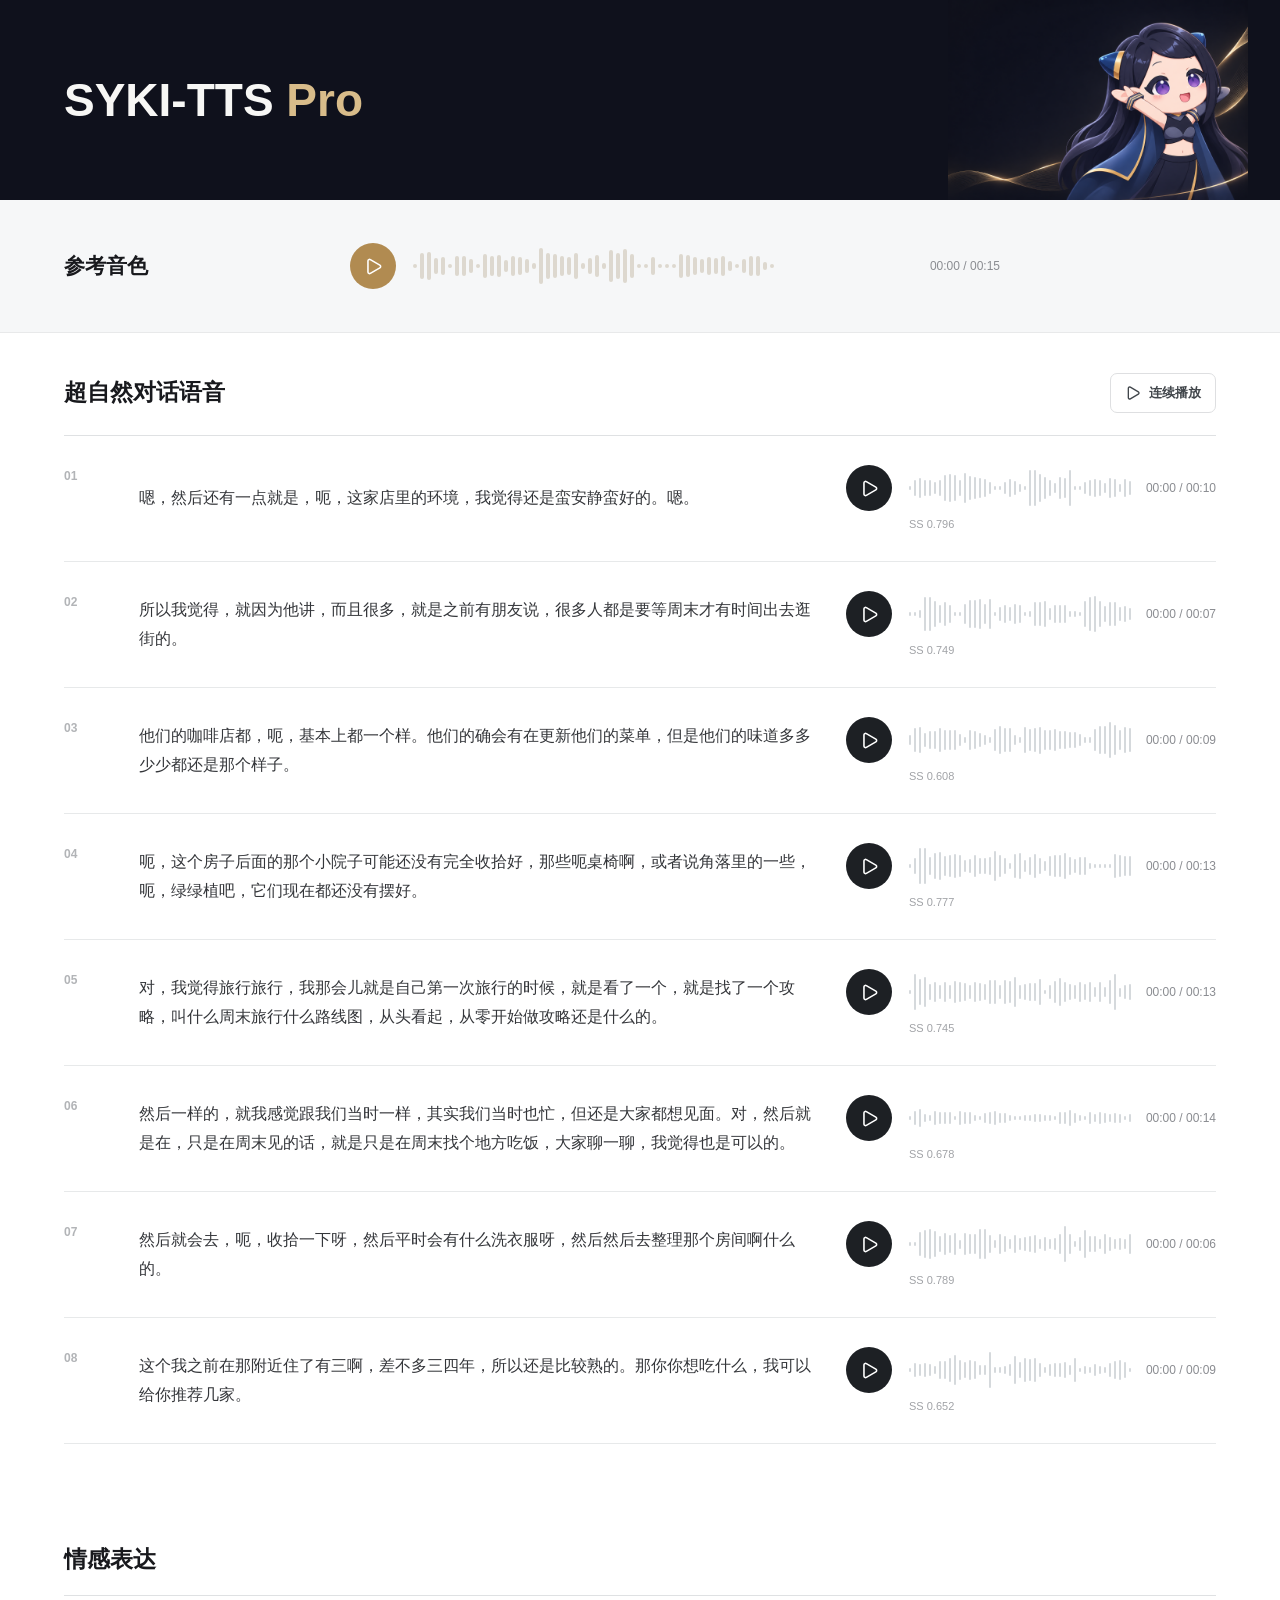
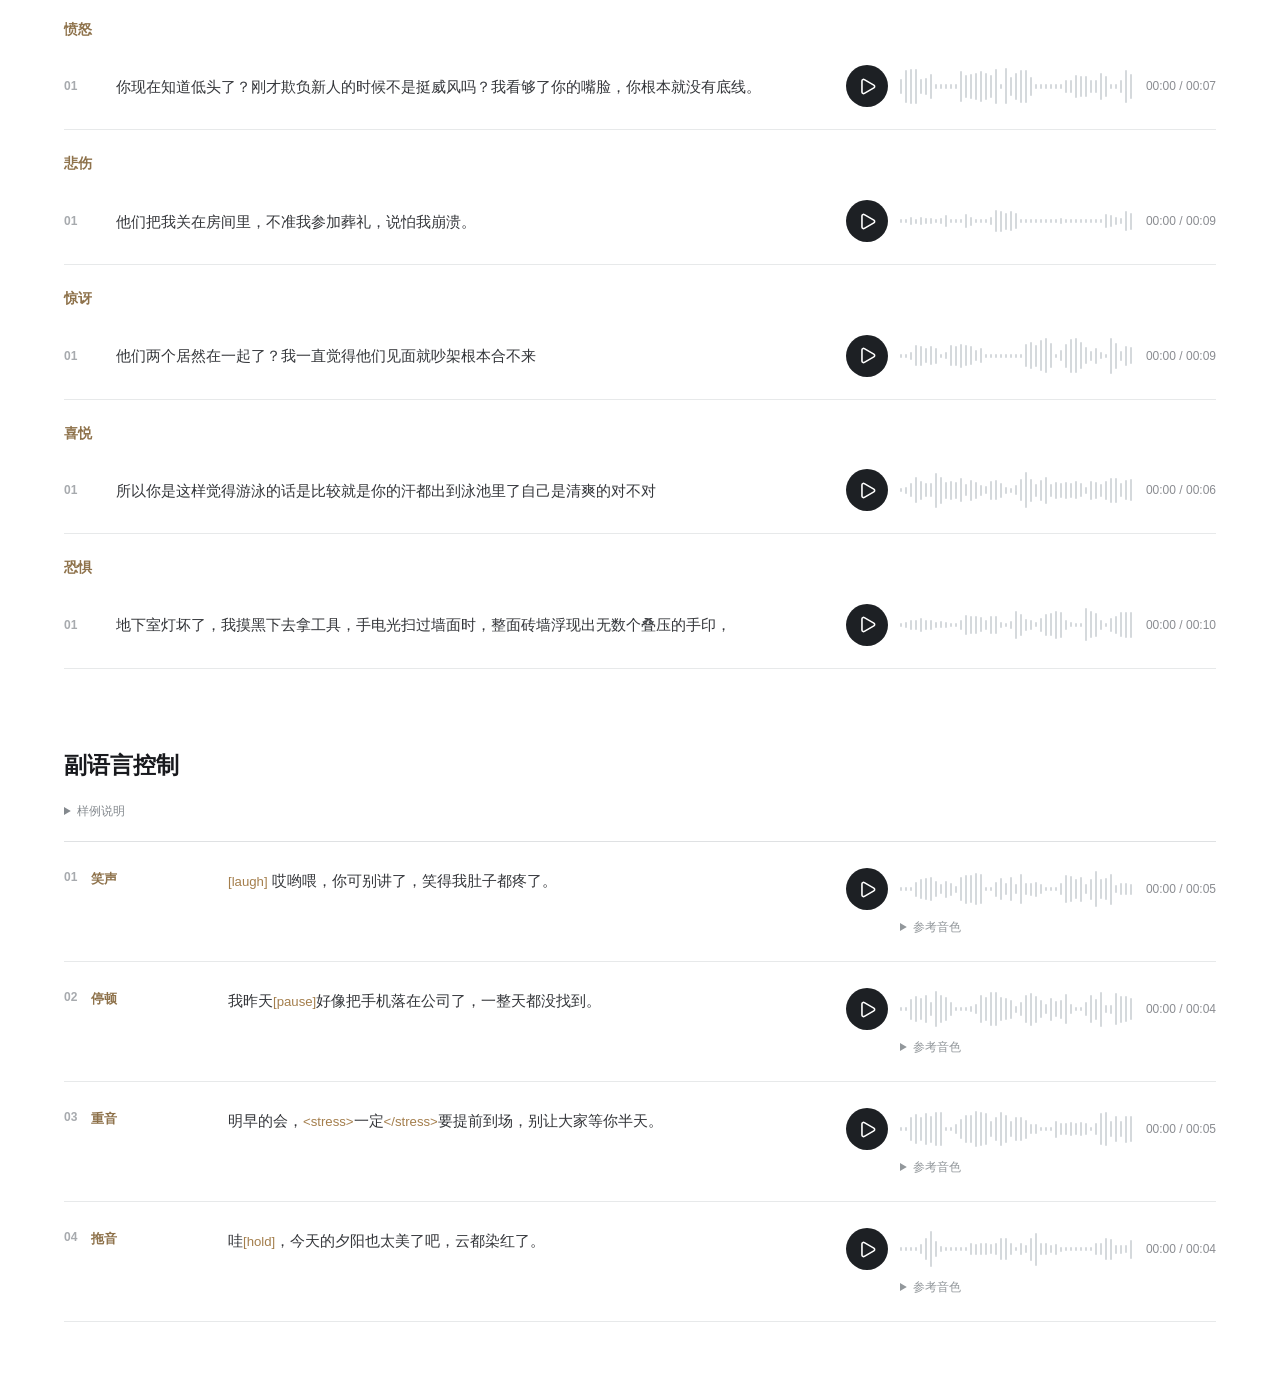
<file: syki-tts-pro/index.html>
<!doctype html>
<html lang="zh-CN">
<head>
  <meta charset="utf-8">
  <meta name="viewport" content="width=device-width, initial-scale=1">
  <meta name="theme-color" content="#101116">
  <meta name="description" content="SYKI-TTS Pro 自然语音试听。">
  <title>SYKI-TTS Pro | 自然语音试听</title>
  <link rel="stylesheet" href="assets/style.css?v=mp3-128-20261116">
  <script defer src="assets/data.js?v=mp3-128-20261116"></script>
  <script defer src="assets/extras.js?v=mp3-128-20261116"></script>
  <script defer src="assets/app.js?v=mp3-128-20261116"></script>
</head>
<body>
  <main id="top">
    <section class="hero" aria-labelledby="hero-title">
      <div class="hero-inner">
        <div class="hero-copy"><h1 id="hero-title">SYKI-TTS <span>Pro</span></h1></div>
        <div class="hero-art" aria-hidden="true"></div>
      </div>
    </section>

    <section class="reference-band" aria-labelledby="reference-heading">
      <div class="reference-inner">
        <div class="reference-heading">
          <h2 id="reference-heading">参考音色</h2>
        </div>
        <div id="reference-player" class="reference-player"></div>
      </div>
    </section>

    <section id="samples" class="samples-section" aria-labelledby="samples-heading">
      <div class="section-heading">
        <h2 id="samples-heading">超自然对话语音</h2>
        <button id="play-all" class="play-all" type="button"><span class="all-icon" aria-hidden="true"></span><span class="all-label">连续播放</span></button>
      </div>
      <div id="samples-list" class="samples-list"></div>
      <p id="playback-error" class="playback-error" role="status" aria-live="polite"></p>
      <noscript><p>请启用 JavaScript 后试听音频。</p></noscript>
    </section>

    <section id="emotion" class="feature-section" aria-labelledby="emotion-heading">
      <div class="feature-heading"><h2 id="emotion-heading">情感表达</h2></div>
      <div id="emotion-list" class="emotion-list"></div>
    </section>

    <section id="paralinguistic" class="feature-section paralinguistic-section" aria-labelledby="paralinguistic-heading">
      <div class="feature-heading"><h2 id="paralinguistic-heading">副语言控制</h2></div>
      <details class="method-note"><summary>样例说明</summary><p>样例来自已确认的三阶段验收结果；部分通过参考音频编辑、重新合成或音频拼接完成。</p></details>
      <div id="paralinguistic-list" class="paralinguistic-list"></div>
    </section>
  </main>
</body>
</html>
</file>
<file: syki-svc2/demo-assets/style.css>
:root{
  color-scheme:light;--hero:#0f111c;--ink:#1a1c20;--muted:#62656b;--paper:#fff;--line:#e3e3e5;
  --gold:#ad8950;--gold-dark:#775a2c;--gold-light:#d8bc8a;--soft-gold:#f8f4eb;
  font-family:"Segoe UI",Arial,"PingFang SC","Microsoft YaHei",sans-serif;color:var(--ink);background:var(--paper)
}
*{box-sizing:border-box}
body{margin:0;line-height:1.5;-webkit-font-smoothing:antialiased}
.wrap{width:min(100%,1512px);margin-inline:auto;padding-inline:clamp(16px,3.3vw,54px)}
h1,h2,h3,p,figure{margin:0}h2,h3{font-weight:650;line-height:1.24}
a{color:inherit;text-underline-offset:4px}button,select,input{font:inherit}
button,a,input,select,summary{-webkit-tap-highlight-color:transparent}
a:focus-visible,button:focus-visible,select:focus-visible,summary:focus-visible,.scroll-table:focus-visible{outline:2px solid #a47b36;outline-offset:3px}
.hero{background:var(--hero);border-bottom:3px solid var(--gold);color:#f6f6f5}
.hero-inner{padding-block:clamp(24px,2.75vw,40px);display:grid;grid-template-columns:minmax(0,1.28fr) minmax(325px,.9fr);align-items:center;gap:clamp(30px,5.5vw,86px)}
.hero h1{font-weight:600;line-height:1.18}
.wordmark{display:block;font-size:clamp(36px,4.25vw,63px);font-weight:700;letter-spacing:-.04em;color:#fafafa}
.wordmark em{font-style:normal;color:var(--gold-light)}
.subtitle{display:block;font-size:clamp(18px,1.57vw,24px);font-weight:450;line-height:1.38;color:#e7e6e5;max-width:760px;letter-spacing:-.012em;margin-top:10px}
.jumps{display:flex;flex-wrap:wrap;gap:5px 22px;margin-top:22px}
.jumps a{font-size:.875rem;font-weight:550;color:#ddc69f;text-decoration-color:#786a52}
.jumps a:hover{color:white;text-decoration-color:white}
.overview{width:100%;max-width:465px;justify-self:end}
.figure-link{display:block;padding:6px;background:white;border:1px solid #b59c74;border-radius:6px;cursor:zoom-in}
.overview img{display:block;width:100%;height:auto;border-radius:2px}
.overview figcaption{color:#d9d3c9;font-size:.78rem;margin-top:6px;text-align:right}
.paper-summary{background:#f6f7f8;border-bottom:1px solid var(--line)}
.paper-summary .wrap{padding-block:22px}
#paper-abstract>summary{width:max-content;max-width:100%;cursor:pointer;color:var(--ink)}
#paper-abstract>summary::marker{color:var(--gold-dark);font-size:.86rem}
#paper-abstract h2{display:inline;font-size:1.22rem;padding-left:2px}
#paper-abstract p{max-width:1320px;margin:11px 0 0;color:#373a40;font-size:1.015rem;line-height:1.58}
.studies{padding-top:5px}
.study{padding:clamp(24px,2.9vw,40px) 0 5px;scroll-margin-top:12px}
.study h2{font-size:clamp(1.45rem,2.1vw,1.9rem);letter-spacing:-.025em;color:#191b21}
.study h3{font-size:clamp(1rem,1.2vw,1.16rem);color:#3c3831}
.table-title{display:flex;align-items:baseline;justify-content:space-between;flex-wrap:wrap;gap:9px 22px;margin:23px 0 10px}
.table-title:first-child{margin-top:0}
.table-title :is(h2,h3){scroll-margin-top:16px}
.scroll-table{width:100%;overflow-x:auto;border-top:2px solid #b39a70;-webkit-overflow-scrolling:touch}
table{width:100%;border-collapse:separate;border-spacing:0;table-layout:fixed;font-size:.875rem}
th,td{padding:8px 7px;vertical-align:middle;border-bottom:1px solid var(--line);text-align:center}
thead th{height:52px;background:#f6f6f6;font-weight:600;line-height:1.25;overflow-wrap:break-word}
thead th.ours{background:#f5eddd;color:#674d25}
thead small{display:block;font-size:.79rem;color:#5d5c5a;font-weight:520;margin-top:3px}
thead .ours small{color:#795c2e}
thead th.ref{color:#55585d}
.ref-start{border-left:1px solid #d8d6d3}
tbody td.ours{background:#fdfbf7}
.rowhead{position:sticky;left:0;text-align:left;border-right:1px solid #dedddd;z-index:1;background:white;line-height:1.35}
thead .rowhead{z-index:2;background:#f6f6f6}
tbody th{font-weight:500;color:#46494e}
tbody tr:hover td,tbody tr:hover th{background:#f8f7f5}
tbody tr:target td,tbody tr:target th{box-shadow:inset 0 -2px 0 #b1945b}
.no-audio{font-size:.78rem;color:var(--muted)}
.origin{display:block;color:#716958;line-height:1.3;font-size:.74rem;font-weight:520;margin-top:3px}
.pending-key{font-size:.82rem;color:var(--muted);margin-top:7px}
.track{min-width:0}.track audio{display:block;width:100%;height:34px}
.track.enhanced audio{display:none}
.mini-player{display:grid;grid-template-columns:32px minmax(18px,1fr) auto;gap:5px;align-items:center;min-height:36px;max-width:225px;margin:0 auto}
.toggle{width:32px;height:32px;border:0;display:grid;place-content:center;border-radius:50%;background:#202328;color:#fff;cursor:pointer}
.toggle:hover{background:#444549}.ours .toggle{background:#8b6a35}.ours .toggle:hover{background:#705327}
.toggle i{display:block;width:0;height:0;border-top:5px solid transparent;border-bottom:5px solid transparent;border-left:8px solid currentColor;margin-left:2px}
.toggle[aria-pressed=true] i{width:9px;height:11px;border:0;border-inline:3px solid currentColor;margin-left:0}
.bar-seek{height:32px;position:relative;width:100%;min-width:0;display:flex;align-items:center}
.bar-seek canvas{width:100%;height:26px;display:block}
.seek{position:absolute;inset:0;width:100%;height:100%;margin:0;opacity:0;cursor:pointer}
.bar-seek:focus-within{outline:2px solid var(--gold);outline-offset:1px}
.time{font:500 .7rem/1.1 "Segoe UI",Arial,sans-serif;color:#63666a;font-variant-numeric:tabular-nums;white-space:nowrap}
.select-wrap{display:flex;gap:9px;align-items:center}
.select-wrap[hidden],[hidden]{display:none!important}
.select-wrap label{font-size:.875rem;color:#56585d}
.select-wrap select{appearance:none;min-width:142px;max-width:100%;padding:6px 27px 6px 11px;border:1px solid #cfc6b7;border-radius:5px;font-size:.9rem;color:#39362e;
background:linear-gradient(45deg,transparent 50%,#887049 51%) calc(100% - 12px) 51%/4px 4px no-repeat,linear-gradient(135deg,#887049 50%,transparent 51%) calc(100% - 8px) 51%/4px 4px no-repeat,#faf9f6}
footer{display:flex;justify-content:flex-end;gap:22px;color:#5b5d60;font-size:.86rem;padding-block:24px 32px;margin-top:22px;border-top:1px solid var(--line)}
dialog{max-width:min(96vw,1440px);max-height:96vh;padding:30px 15px 12px;overflow:auto;border:1px solid #d4c4a6;background:white;color:var(--ink);border-radius:8px}
dialog::backdrop{background:#0c0d14d9}dialog img{display:block;max-width:100%;max-height:78vh;object-fit:contain;margin:auto}dialog p{text-align:center;margin-top:6px;font-size:.875rem}
.close-figure{position:absolute;right:6px;top:2px;width:30px;height:29px;border:0;border-radius:4px;background:#fff;color:#302a20;font-size:25px;line-height:1;cursor:pointer}
.sr{position:absolute;width:1px;height:1px;padding:0;margin:-1px;overflow:hidden;clip:rect(0,0,0,0);white-space:nowrap;clip-path:inset(50%);border:0}
@media(min-width:1180px){#paper-abstract[open]{display:grid;grid-template-columns:128px minmax(0,1fr);gap:20px;align-items:start}#paper-abstract[open] p{margin:0}}
@media(max-width:740px){
.hero-inner{grid-template-columns:minmax(0,1fr);gap:18px;padding-block:22px 15px}.wordmark{font-size:39px}.subtitle{font-size:18px;max-width:590px}
.jumps{gap:5px 16px;margin-top:13px}.jumps a{font-size:.84rem}.overview{max-width:370px;width:82%;justify-self:center}.overview figcaption{font-size:.74rem}
.paper-summary .wrap{padding-block:17px}.paper-summary p{font-size:1rem}#paper-abstract h2{font-size:1.1rem}
th,td{padding:7px 5px}.table-title{margin-top:18px}.study{padding-top:25px}
.select-wrap{gap:5px}.select-wrap select{min-width:125px;font-size:.85rem}
}
@media(prefers-reduced-motion:no-preference){.toggle{transition:background .14s ease}}

.case-set{margin-top:14px}.case-set>summary{cursor:pointer;padding:9px 0;color:#71552d;font-weight:600}.case-set .scroll-table{margin-bottom:18px}.series{margin-top:16px}.origin{margin-top:5px}.table-title{margin:19px 0 8px}.study{scroll-margin-top:14px}
</file>
<file: syki-tts-pro/assets/style.css>
:root{color-scheme:light;--ink:#18191d;--muted:#73767c;--line:#e5e6e8;--gold:#ad8950;--paper:#fff;--surface:#f7f8f9;--blue:#446e7a}
*{box-sizing:border-box}
html{scroll-behavior:smooth}
body{margin:0;background:var(--paper);color:var(--ink);font-family:-apple-system,BlinkMacSystemFont,"SF Pro Display","Segoe UI","PingFang SC","Microsoft YaHei",sans-serif;letter-spacing:0;-webkit-font-smoothing:antialiased}
button,input,a{font:inherit}
button{cursor:pointer}
a{color:inherit;text-decoration:none}
button:focus-visible,a:focus-visible,input:focus-visible{outline:3px solid #478999;outline-offset:4px}
.hero{color:#f7f7f5;background:#0f111c;overflow:hidden}
.hero-inner{max-width:1216px;height:200px;margin:auto;padding:0 32px;position:relative;display:flex;align-items:center}
.hero-copy{position:relative;z-index:1;max-width:calc(100% - 300px)}
.hero-art{position:absolute;right:0;top:0;bottom:0;width:300px;background-image:url('hero-wide.png');background-repeat:no-repeat;background-size:auto 100%;background-position:right bottom}
h1,h2,p{margin-top:0}
.hero h1{margin:0;font-size:46px;line-height:1.15;font-weight:700;letter-spacing:0;white-space:nowrap}
.hero h1 span{color:#d8bc8a}
.reference-band{background:#f6f7f8;border-bottom:1px solid #e8e9ea}
.reference-inner{max-width:1216px;min-height:132px;margin:auto;padding:26px 32px;display:grid;grid-template-columns:250px minmax(0,1fr);gap:36px;align-items:center}
.reference-heading h2{font-size:21px;margin:0;line-height:1.3;font-weight:650}
.reference-player{max-width:650px;min-width:0}
.audio-player{display:grid;grid-template-columns:48px minmax(0,1fr) auto;gap:15px;align-items:center;min-width:0}
.play-button{display:grid;place-items:center;width:46px;height:46px;padding:0;border:0;border-radius:50%;background:#1d2024;color:white;transition:background .2s ease,transform .2s ease}
.play-button:hover{background:#405b63;transform:scale(1.04)}
.play-button:disabled{opacity:.5;cursor:not-allowed;transform:none}
.play-button svg{width:19px;height:19px;stroke-width:2}
.reference-player .play-button{background:#b18b51}
.reference-player .play-button:hover{background:#856b43}
.wave-wrap{position:relative;min-width:0;height:44px;display:flex;align-items:center}
.wave-wrap:focus-within{outline:2px solid #478999;outline-offset:2px;border-radius:4px}
.wave{height:36px;display:flex;align-items:center;gap:3px;width:100%;overflow:hidden}
.wave span{flex:1 1 0;min-width:2px;max-width:4px;height:var(--bar-height);min-height:4px;border-radius:3px;background:#d5d9dc;transition:background .15s ease}
.wave span.played{background:var(--blue)}
.reference-player .wave span{background:#ddd8cf}
.reference-player .wave span.played{background:#af8a54}
.scrubber{position:absolute;inset:0;width:100%;height:100%;margin:0;opacity:0;cursor:pointer}
.audio-time{font-variant-numeric:tabular-nums;font-size:12px;color:#8a8c91;white-space:nowrap}
.samples-section{max-width:1216px;margin:auto;padding:40px 32px 70px;scroll-margin-top:24px}
.section-heading{display:flex;align-items:center;justify-content:space-between;gap:25px;padding-bottom:22px}
.section-heading h2{margin:0;font-size:23px;line-height:1.3;font-weight:650;letter-spacing:0}
.play-all{display:inline-flex;align-items:center;justify-content:center;gap:8px;min-height:40px;padding:0 14px;border:1px solid #dedfe1;border-radius:7px;color:#41464b;background:#fff;white-space:nowrap;font-size:13px;font-weight:600;transition:background .2s ease,border-color .2s ease}
.play-all:hover{background:#f5f6f7;border-color:#c7c9cb}
.play-all:disabled{opacity:.55;cursor:not-allowed}
.all-icon{display:inline-flex;align-items:center;justify-content:center;width:16px;height:16px}
.all-icon svg{width:16px;height:16px}
.samples-list{border-top:1px solid #dfe1e3}
.sample-row{display:grid;grid-template-columns:50px minmax(0,1fr) minmax(285px,370px);gap:25px;align-items:center;padding:29px 0;border-bottom:1px solid #e7e9ea}
.sample-number{align-self:start;padding-top:4px;font-variant-numeric:tabular-nums;font-size:12px;color:#b2b4b7;font-weight:650}
.sample-text{margin:0;font-size:16px;line-height:1.8;color:#34363a;overflow-wrap:anywhere}
.sample-meta{display:flex;align-items:center;justify-content:space-between;gap:12px;margin-top:5px;padding-left:63px}
.sample-score{font-variant-numeric:tabular-nums;color:#a1a3a7;font-size:11px}
.sample-status{color:#69818a;font-size:11px;min-height:16px}
.audio-player.is-playing .play-button{background:#3e6873}
.playback-error{color:#aa5b45;font-size:13px;margin:18px 0 0;min-height:1px}
.feature-section{max-width:1216px;margin:auto;padding:12px 32px 70px;scroll-margin-top:24px}
.feature-heading{padding-bottom:20px}
.feature-heading h2{margin:0;font-size:23px;line-height:1.3;font-weight:650}
.feature-note{margin:10px 0 0;font-size:13px;line-height:1.6;color:#747a80}
.method-note{margin:0 0 20px;color:#84898e;font-size:12px;line-height:1.7}
.method-note summary{cursor:pointer;width:max-content}
.method-note p{max-width:760px;margin:10px 0 0}
.emotion-list{border-top:1px solid #dfe1e3}
.emotion-group{padding-top:24px}
.emotion-group-title{margin:0 0 4px;font-size:14px;line-height:1.4;font-weight:650;color:#8e724b}
.emotion-item{display:grid;grid-template-columns:32px minmax(0,1fr) minmax(285px,370px);align-items:center;gap:20px;padding:21px 0;border-bottom:1px solid #e7e9ea}
.emotion-text{margin:0;color:#34363a;font-size:15px;line-height:1.8;overflow-wrap:anywhere}
.emotion-item .audio-player{grid-template-columns:42px minmax(0,1fr) auto;gap:12px}
.emotion-item .play-button{width:42px;height:42px}
.comparison-list,.paralinguistic-list{border-top:1px solid #dfe1e3}
.comparison-item{padding:29px 0 34px;border-bottom:1px solid #e7e9ea}
.comparison-header,.para-heading{display:flex;align-items:center;gap:16px}
.item-number{font-size:12px;font-weight:650;color:#a7aaae;font-variant-numeric:tabular-nums}
.emotion-label{font-size:13px;color:#987744;font-weight:600}
.comparison-text{margin:14px 0 22px;color:#292c30;font-size:17px;line-height:1.7}
.comparison-case-note{margin:12px 0 0;color:#92979b;font-size:12px;line-height:1.6}
.comparison-grid{display:grid;grid-template-columns:repeat(2,minmax(0,1fr));gap:22px 38px}
.comparison-unit{min-width:0}
.input-grid{padding:0 0 23px}
.result-grid{padding:23px 0 0;border-top:1px solid #eceeef}
.unit-heading{display:flex;align-items:baseline;justify-content:space-between;gap:10px;flex-wrap:wrap}
.unit-title{margin:0 0 10px;font-size:13px;line-height:1.4;font-weight:650;color:#51565b}
.metric{font-size:11px;color:#888e93;font-variant-numeric:tabular-nums;white-space:nowrap}
.comparison-unit .play-button,.para-control .play-button{width:42px;height:42px}
.comparison-unit .audio-player,.para-control .audio-player{grid-template-columns:42px minmax(0,1fr) auto;gap:12px}
.prompt-transcript{margin:9px 0 0 54px;color:#969a9e;font-size:12px;line-height:1.6}
.para-item{display:grid;grid-template-columns:140px minmax(0,1fr);gap:24px;padding:25px 0;border-bottom:1px solid #e7e9ea}
.para-heading{align-items:start;gap:14px;padding-top:3px}
.para-type{margin:0;font-size:13px;font-weight:650;color:#8e724b}
.para-content{display:grid;grid-template-columns:minmax(0,1fr) minmax(280px,370px);align-items:start;gap:28px}
.para-text{margin:0;color:#34363a;font-size:15px;line-height:1.8;overflow-wrap:anywhere}
.text-marker{color:#a47e4c;font-size:.88em}
.para-reference{margin:8px 0 0 54px;color:#92979b;font-size:12px}
.para-reference summary{cursor:pointer;width:max-content}
.para-reference .audio-player{margin-top:9px}
.para-reference .play-button{width:36px;height:36px;background:#a78755}
.para-reference .audio-player{grid-template-columns:36px minmax(0,1fr) auto;gap:9px}
.para-reference .audio-time{font-size:10px}
@media(max-width:900px){.hero-copy{max-width:calc(100% - 250px)}.hero-art{width:250px}.hero h1{font-size:36px}.reference-inner{grid-template-columns:180px minmax(0,1fr)}.sample-row{grid-template-columns:36px minmax(0,1fr);gap:12px 18px}.sample-control{grid-column:2;max-width:480px;width:100%}.sample-text{font-size:16px}.sample-number{grid-row:span 2}}
@media(max-width:600px){.hero{background:#0c0e1a}.hero-inner{height:150px;padding:0 20px}.hero-copy{max-width:calc(100% - 130px)}.hero-art{width:130px;background-image:url('hero-mobile.png');background-size:auto 145%}.hero h1{font-size:28px}.reference-inner{min-height:0;grid-template-columns:1fr;gap:16px;padding:23px 22px}.reference-heading h2{font-size:19px}.reference-player{width:100%}.samples-section{padding:30px 22px 60px}.section-heading{padding-bottom:18px;gap:18px}.section-heading h2{font-size:20px}.play-all{font-size:12px;padding:0 10px;min-height:38px}.sample-row{grid-template-columns:27px minmax(0,1fr);gap:12px 11px;padding:24px 0}.sample-text{font-size:15px;line-height:1.85}.sample-control{grid-column:2}.audio-player{grid-template-columns:42px minmax(0,1fr) auto;gap:10px}.play-button{width:42px;height:42px}.wave{gap:2px}.sample-meta{padding-left:52px}.audio-time{font-size:11px}}
@media(max-width:350px){.hero h1{font-size:24px}.audio-player{gap:8px}.audio-time{font-size:10px}}
@media(max-width:900px){.para-item{grid-template-columns:110px minmax(0,1fr)}.para-content{grid-template-columns:1fr;gap:16px}.para-control{max-width:480px;width:100%}}
@media(max-width:900px){.emotion-item{grid-template-columns:27px minmax(0,1fr);gap:12px 11px}.emotion-item .audio-player{grid-column:2;max-width:480px;width:100%}.emotion-item .item-number{align-self:start;padding-top:5px}}
@media(max-width:600px){.feature-section{padding:8px 22px 52px}.feature-heading h2{font-size:20px}.feature-note{font-size:12px}.comparison-item{padding:24px 0}.comparison-text{font-size:16px;margin:12px 0 20px}.comparison-grid{grid-template-columns:1fr;gap:18px}.input-grid{padding-bottom:20px}.result-grid{padding-top:20px}.para-item{grid-template-columns:1fr;gap:14px;padding:22px 0}.para-content{gap:14px}.para-heading{padding:0}.para-text{font-size:15px}.prompt-transcript{margin-left:52px}.para-reference{margin-left:52px}}
@media(prefers-reduced-motion:reduce){html{scroll-behavior:auto}*,*::before,*::after{transition-duration:.01ms!important;animation-duration:.01ms!important}}
</file>
